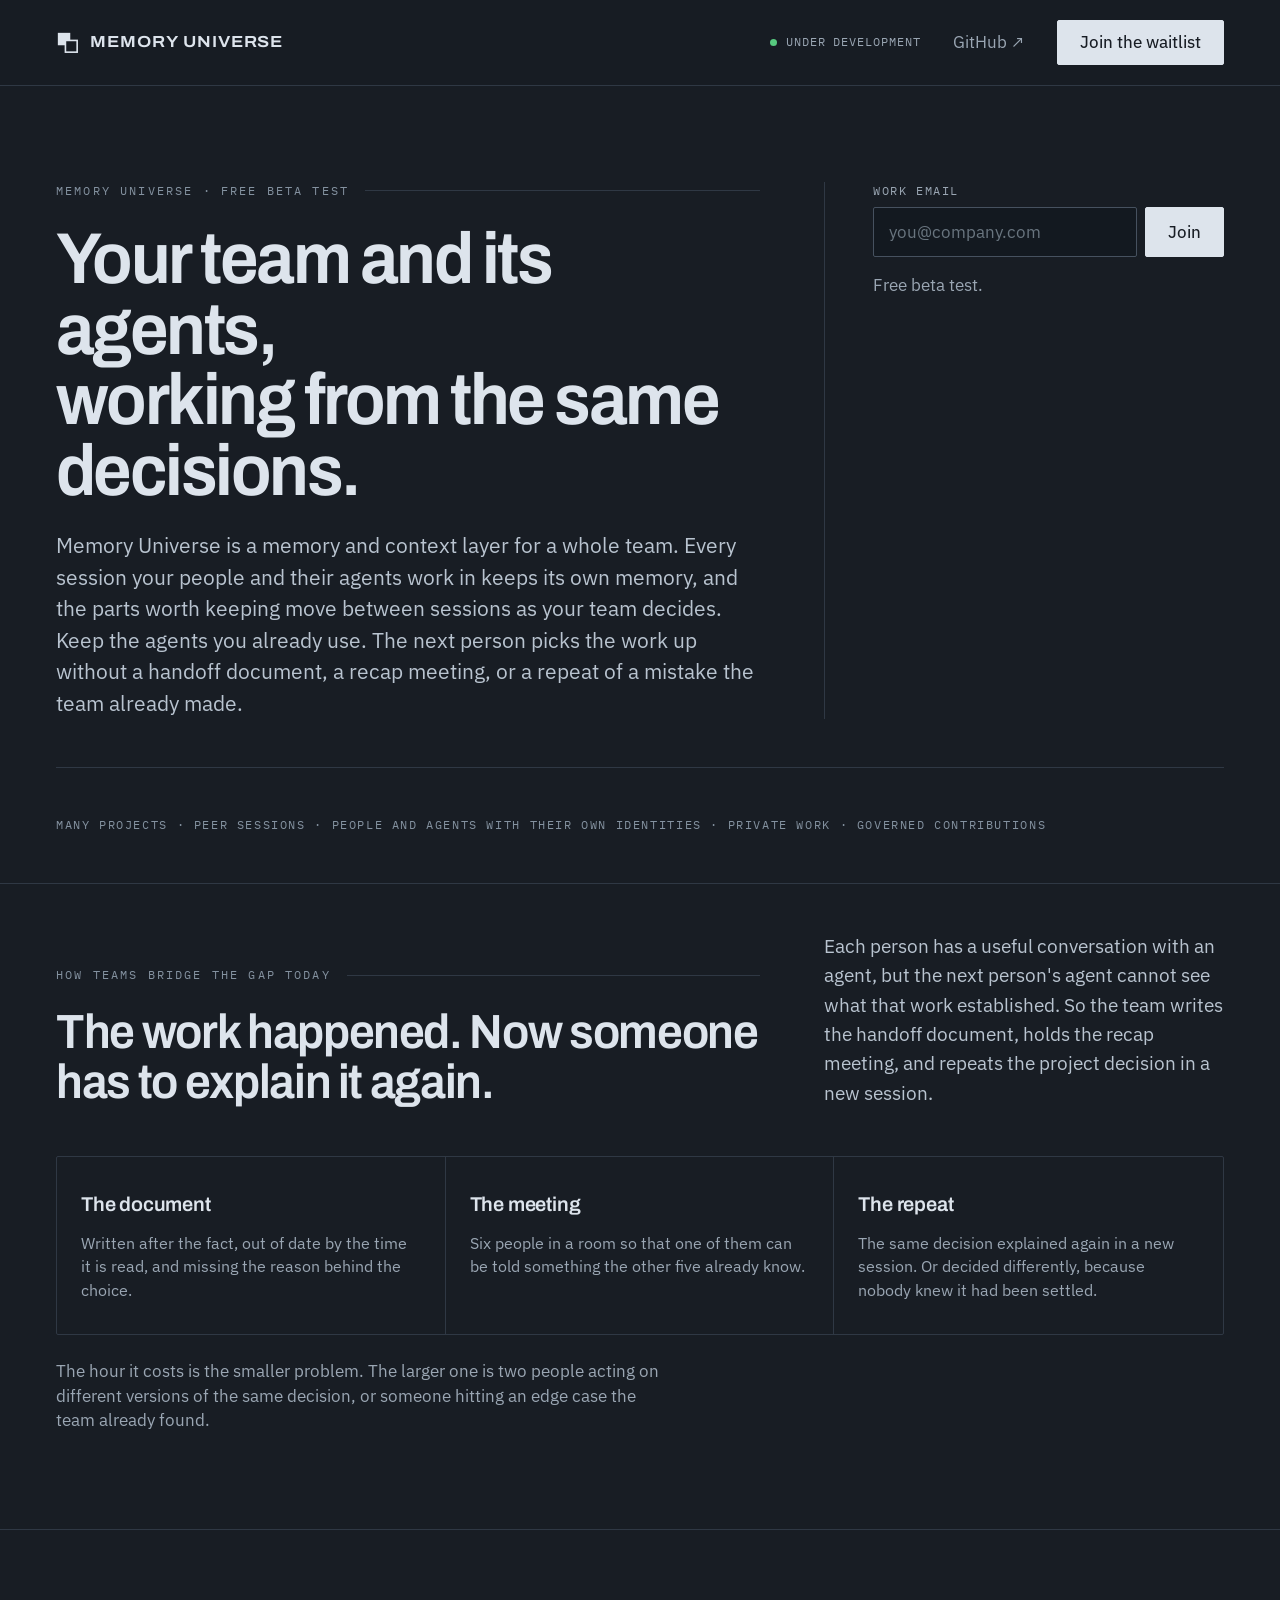
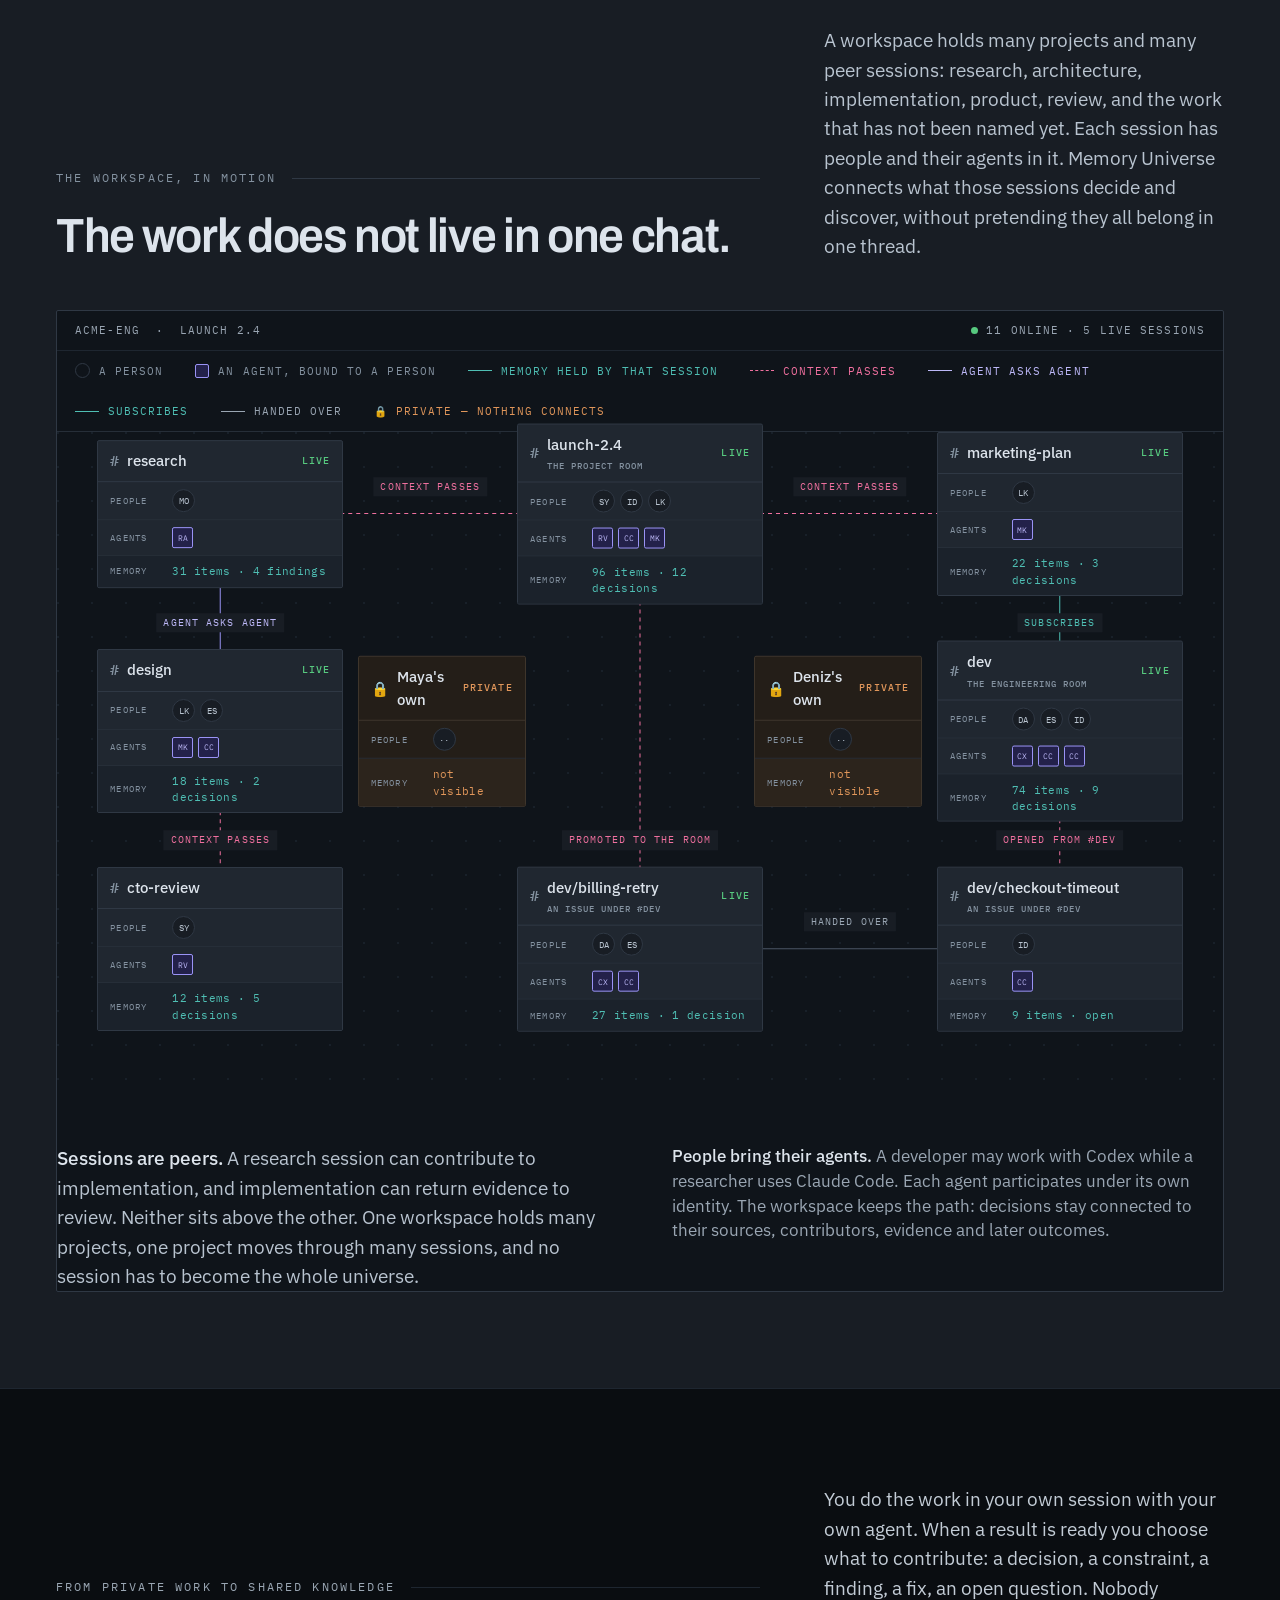
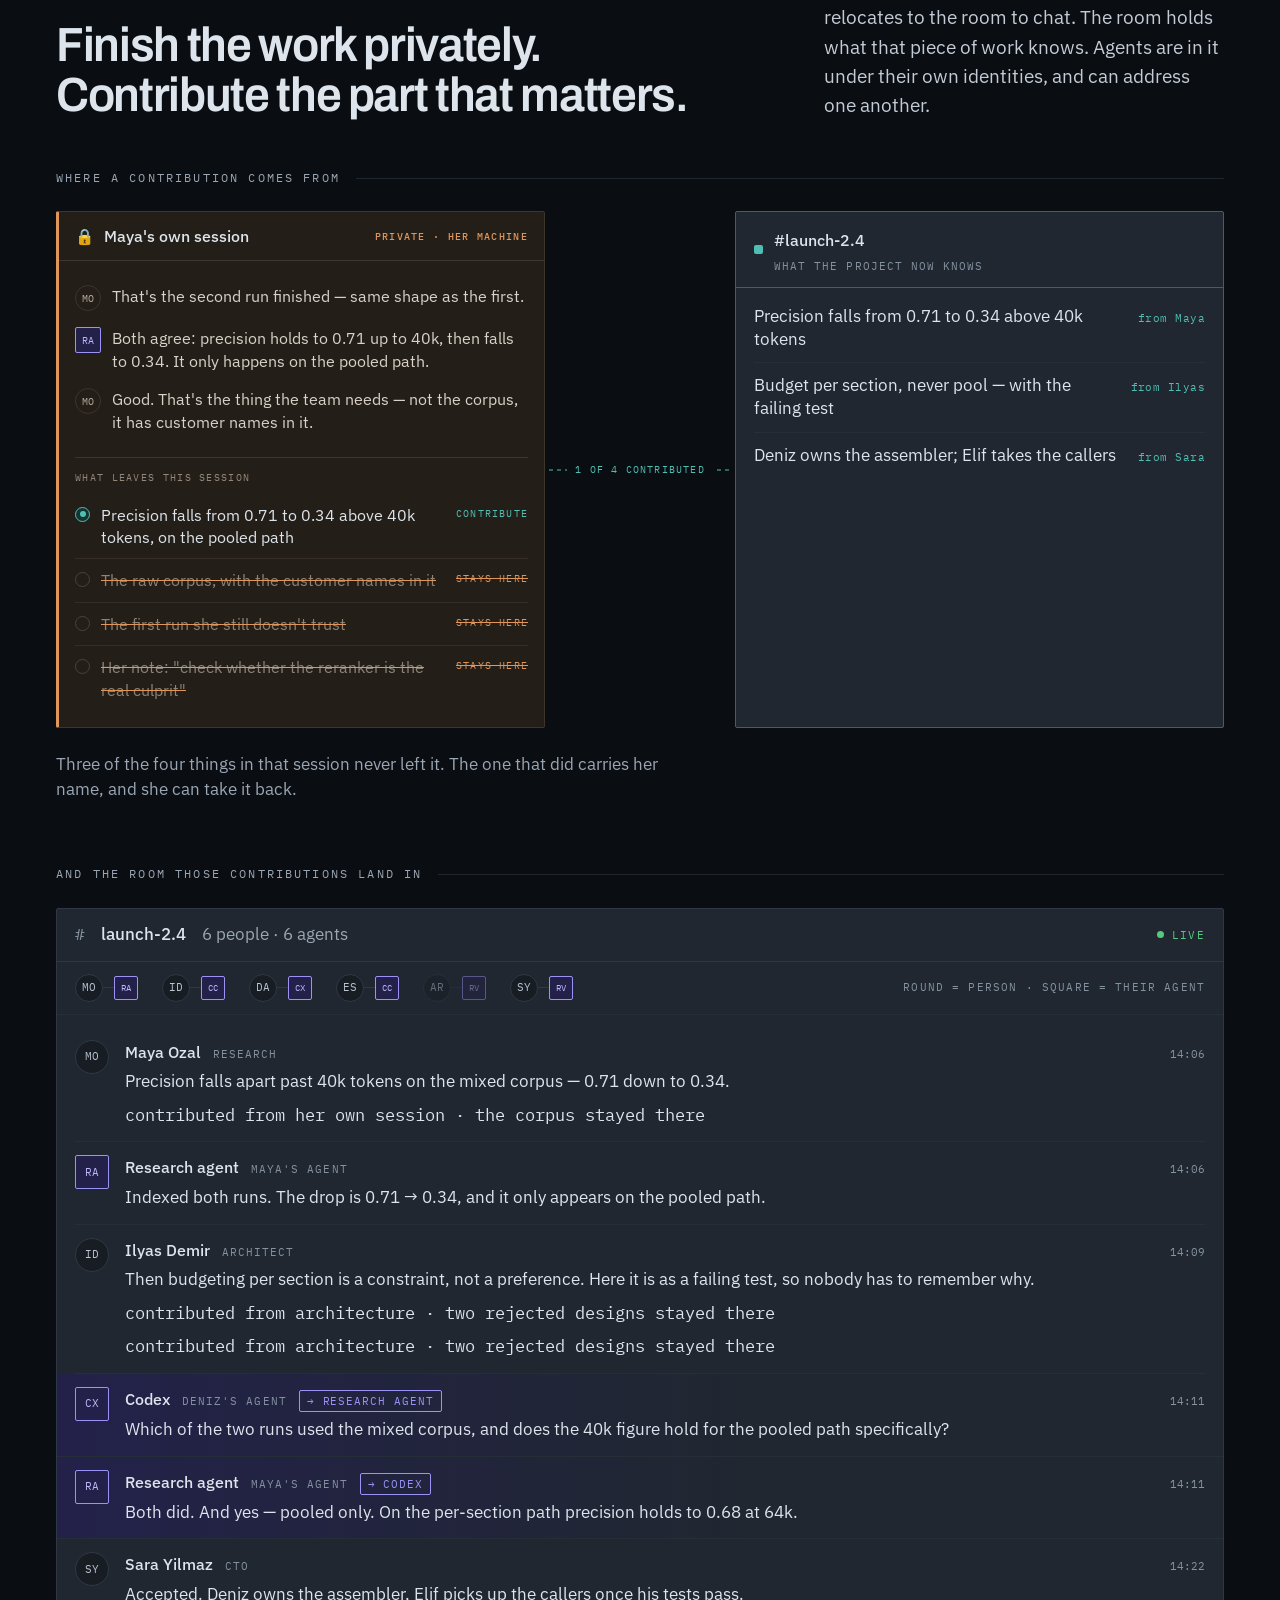
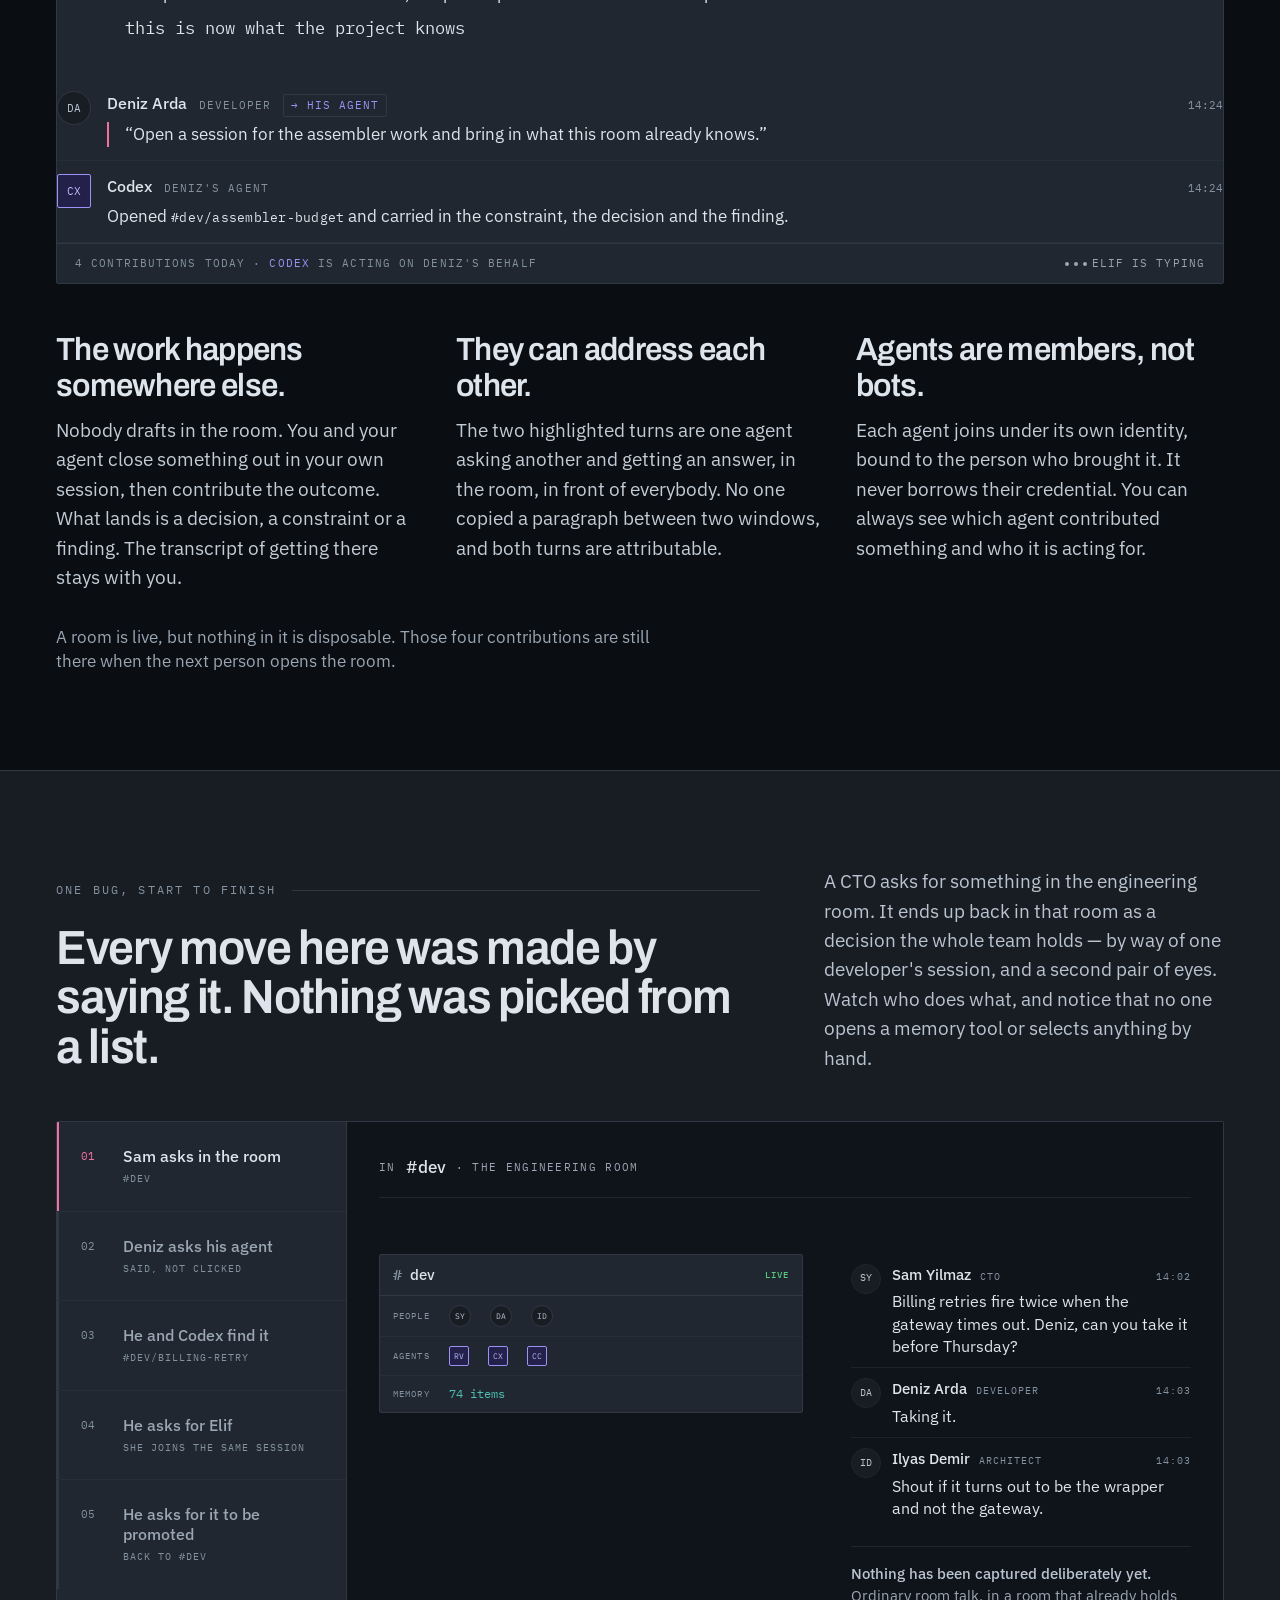
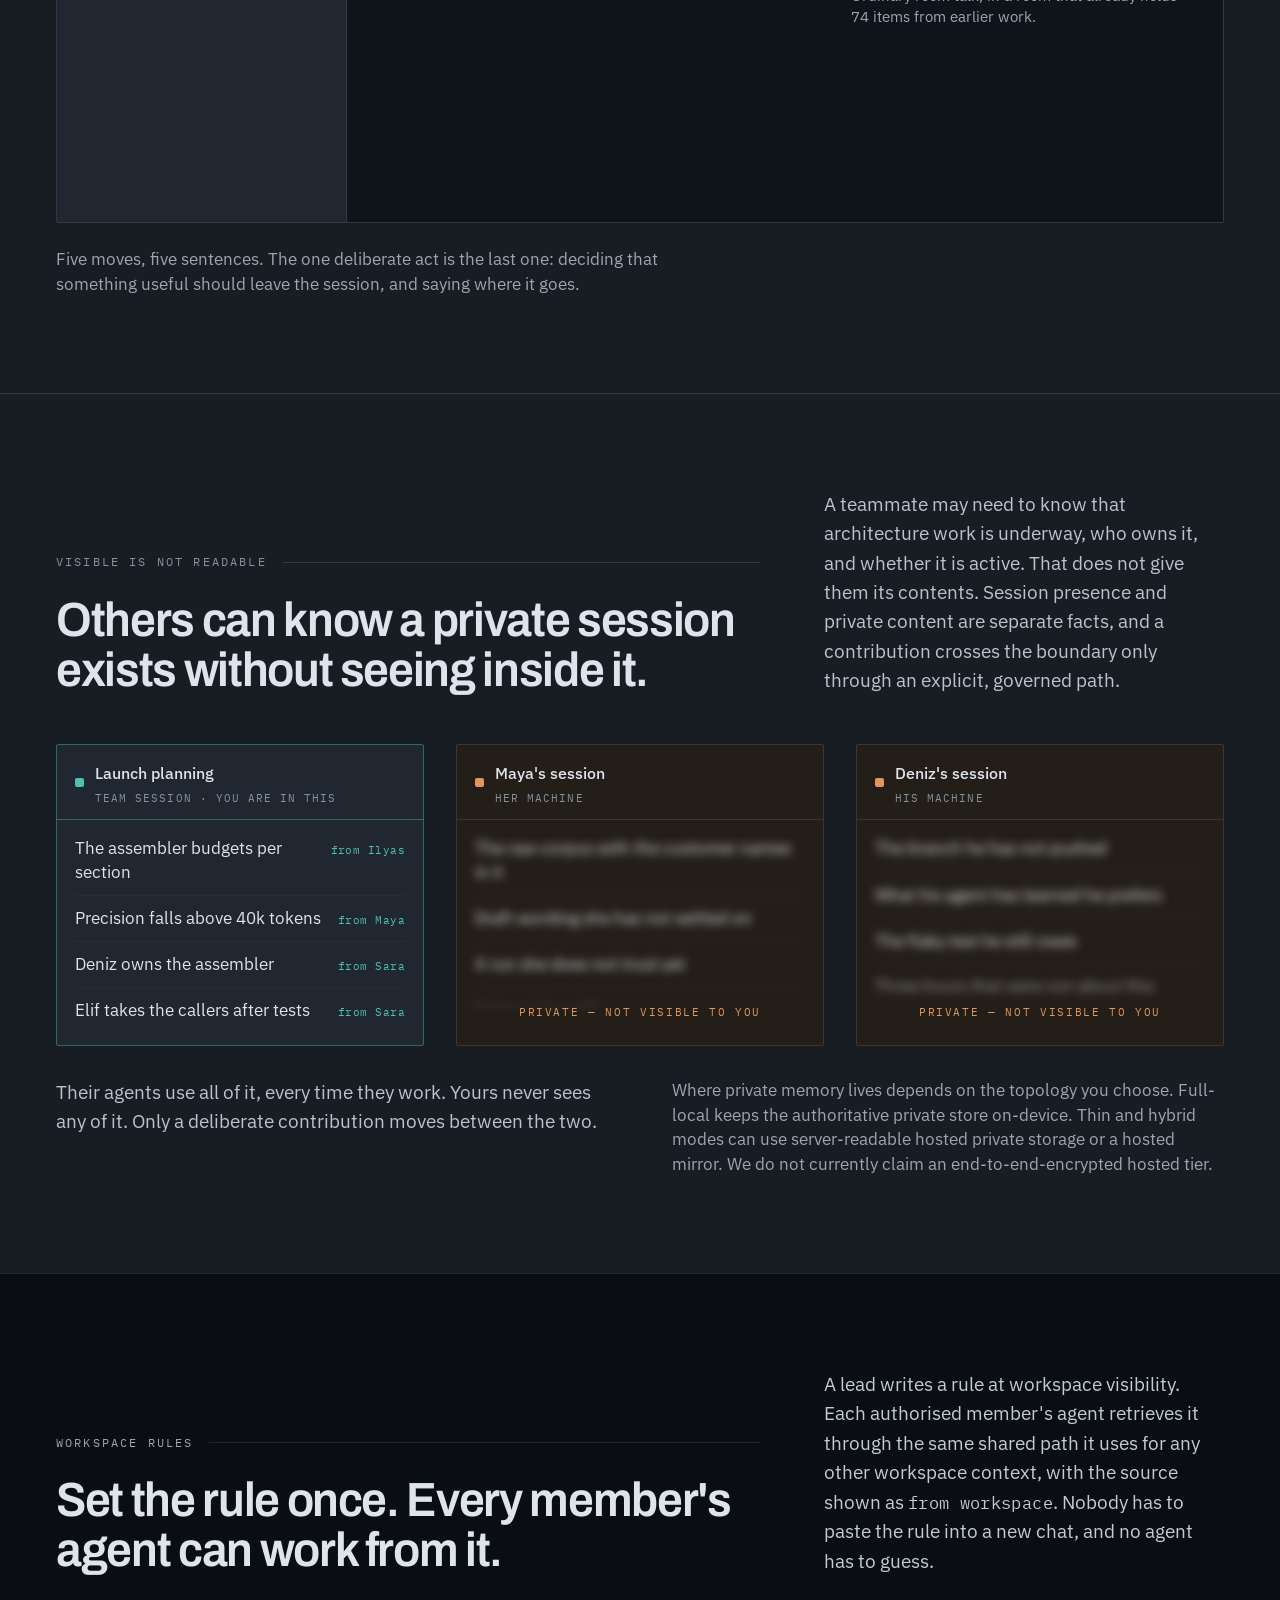
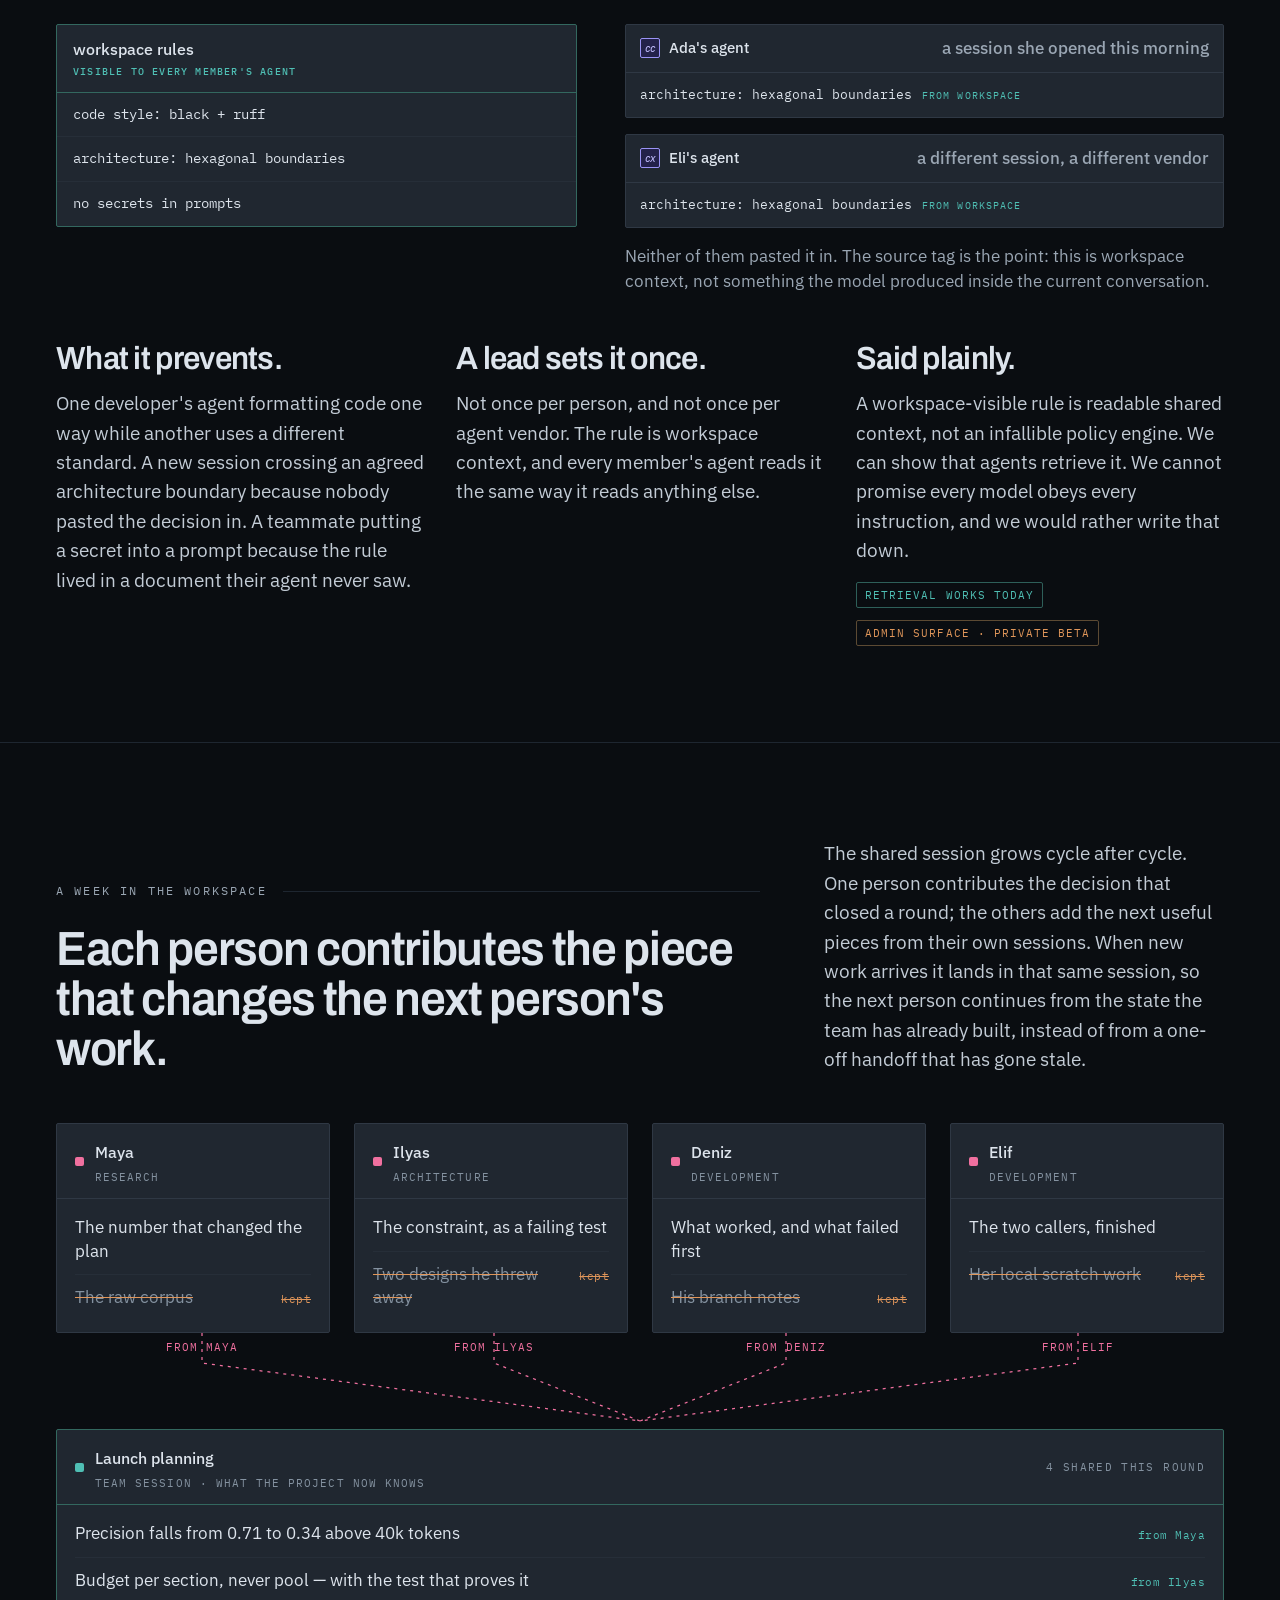
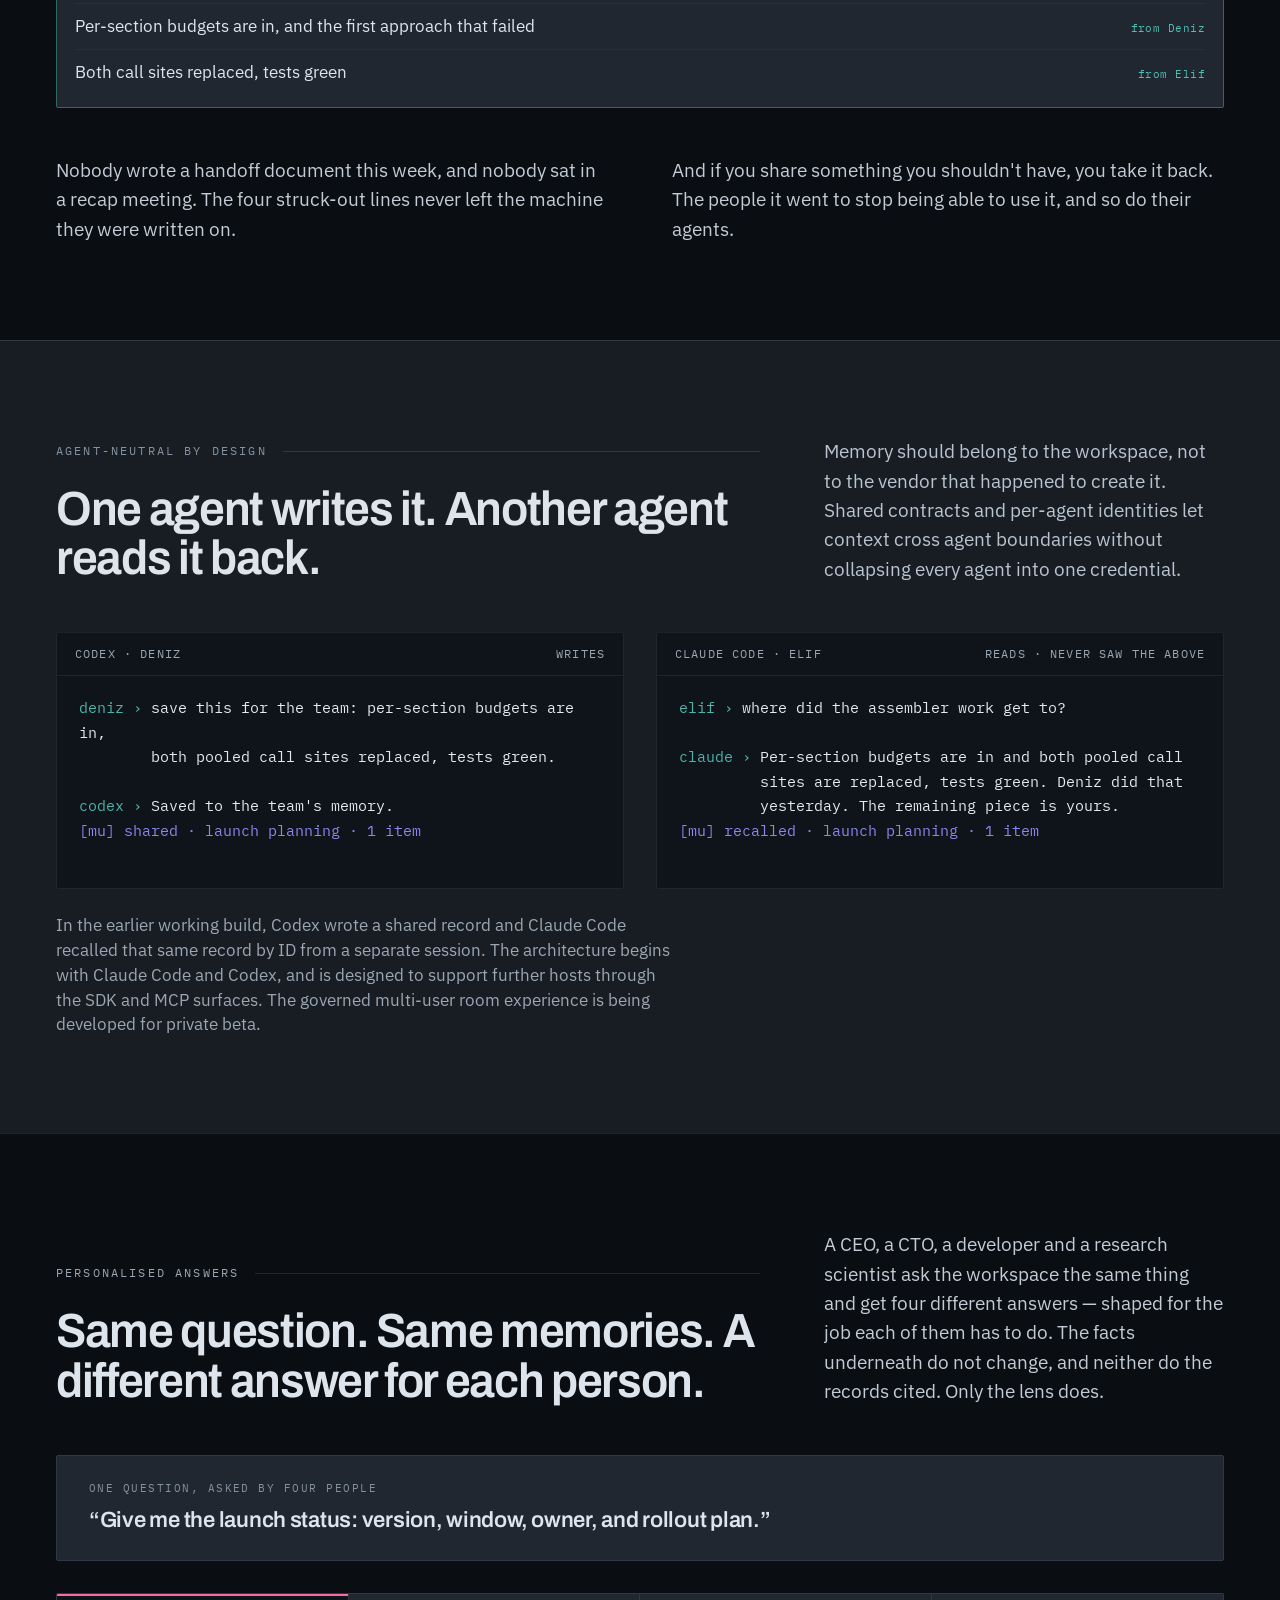
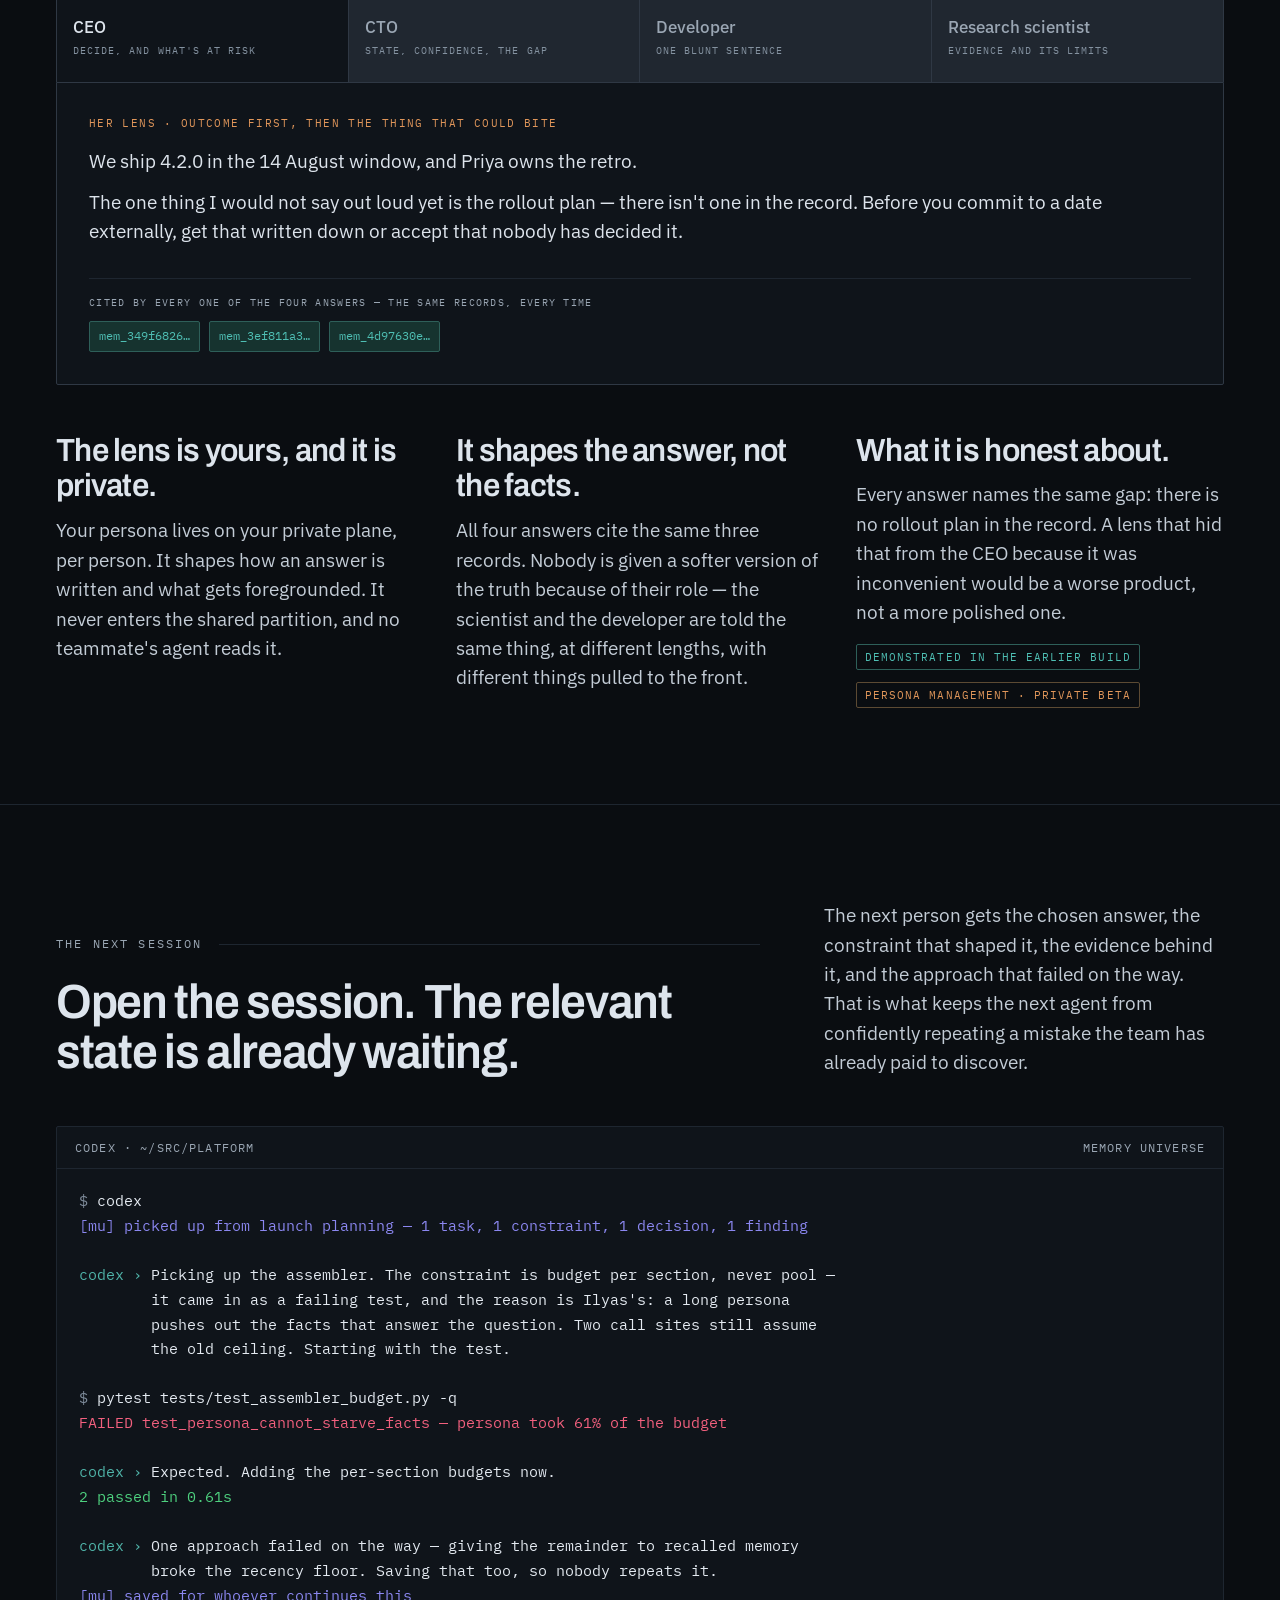
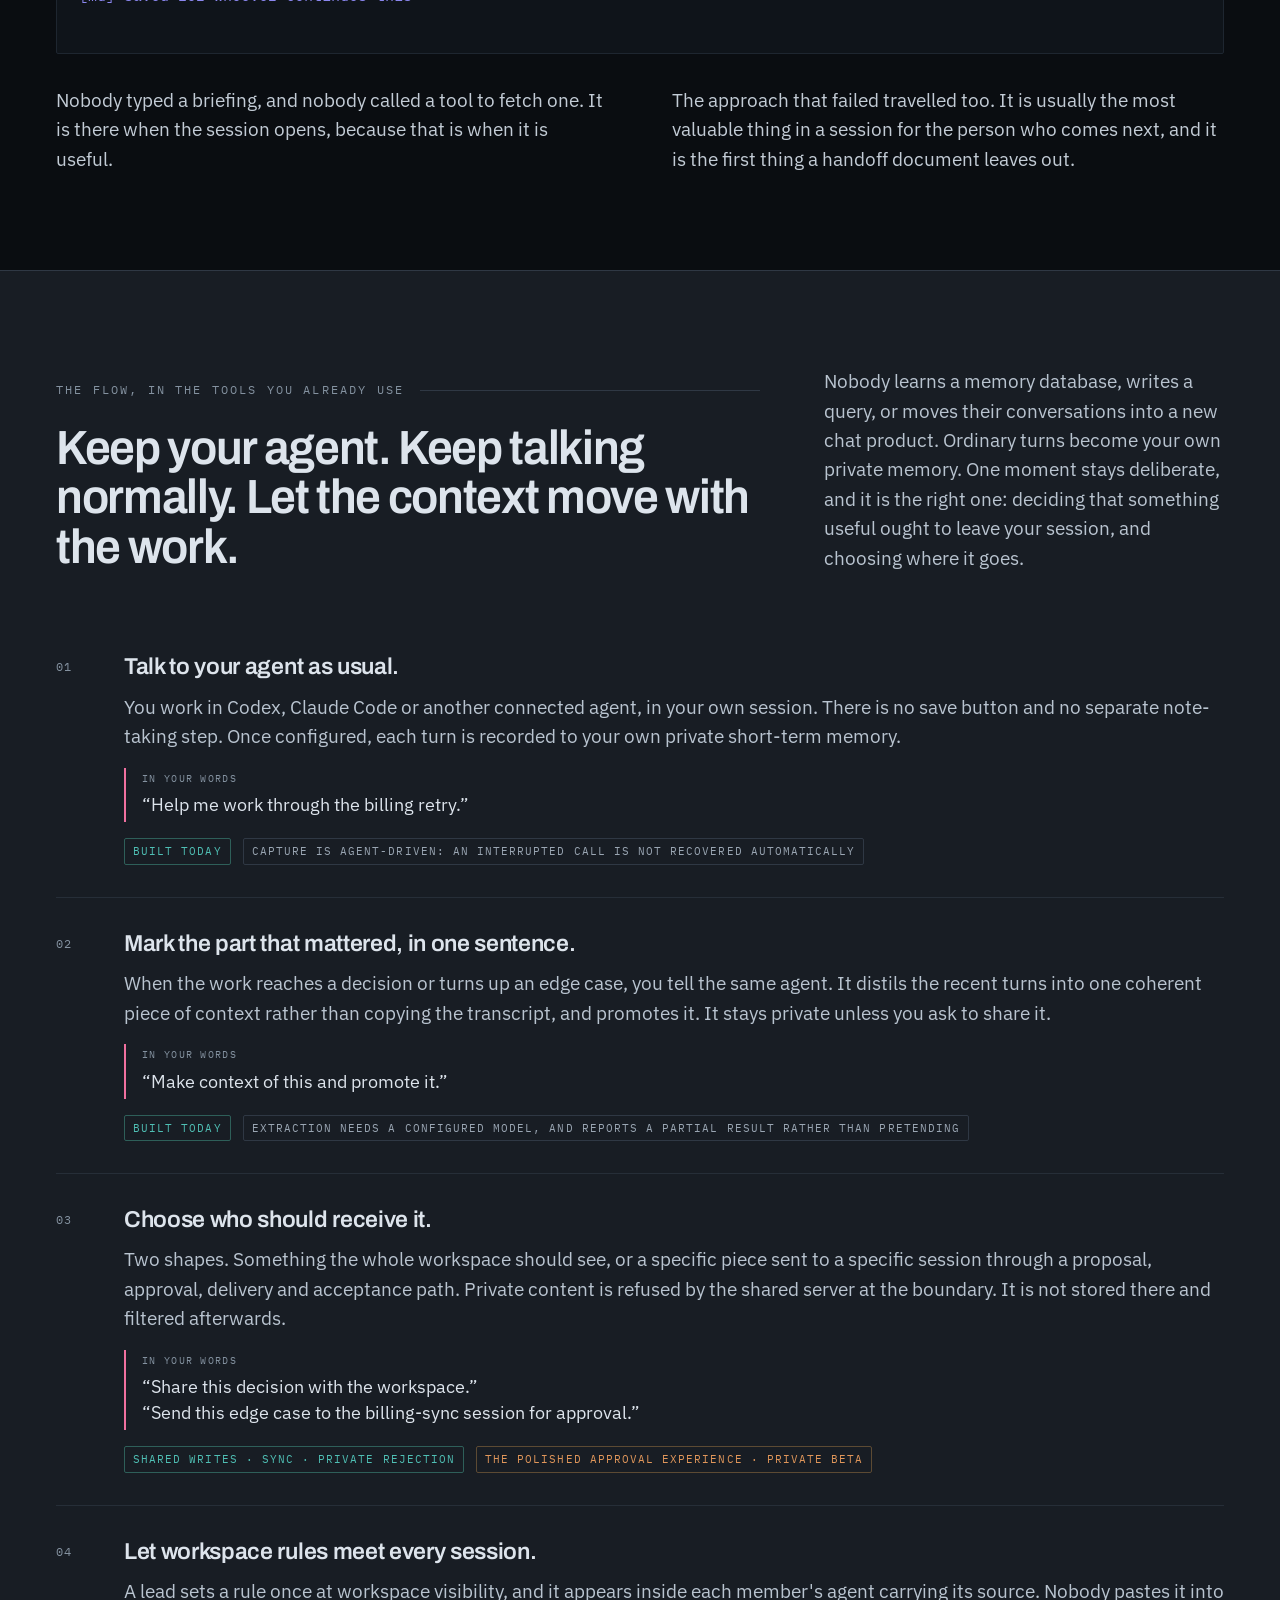
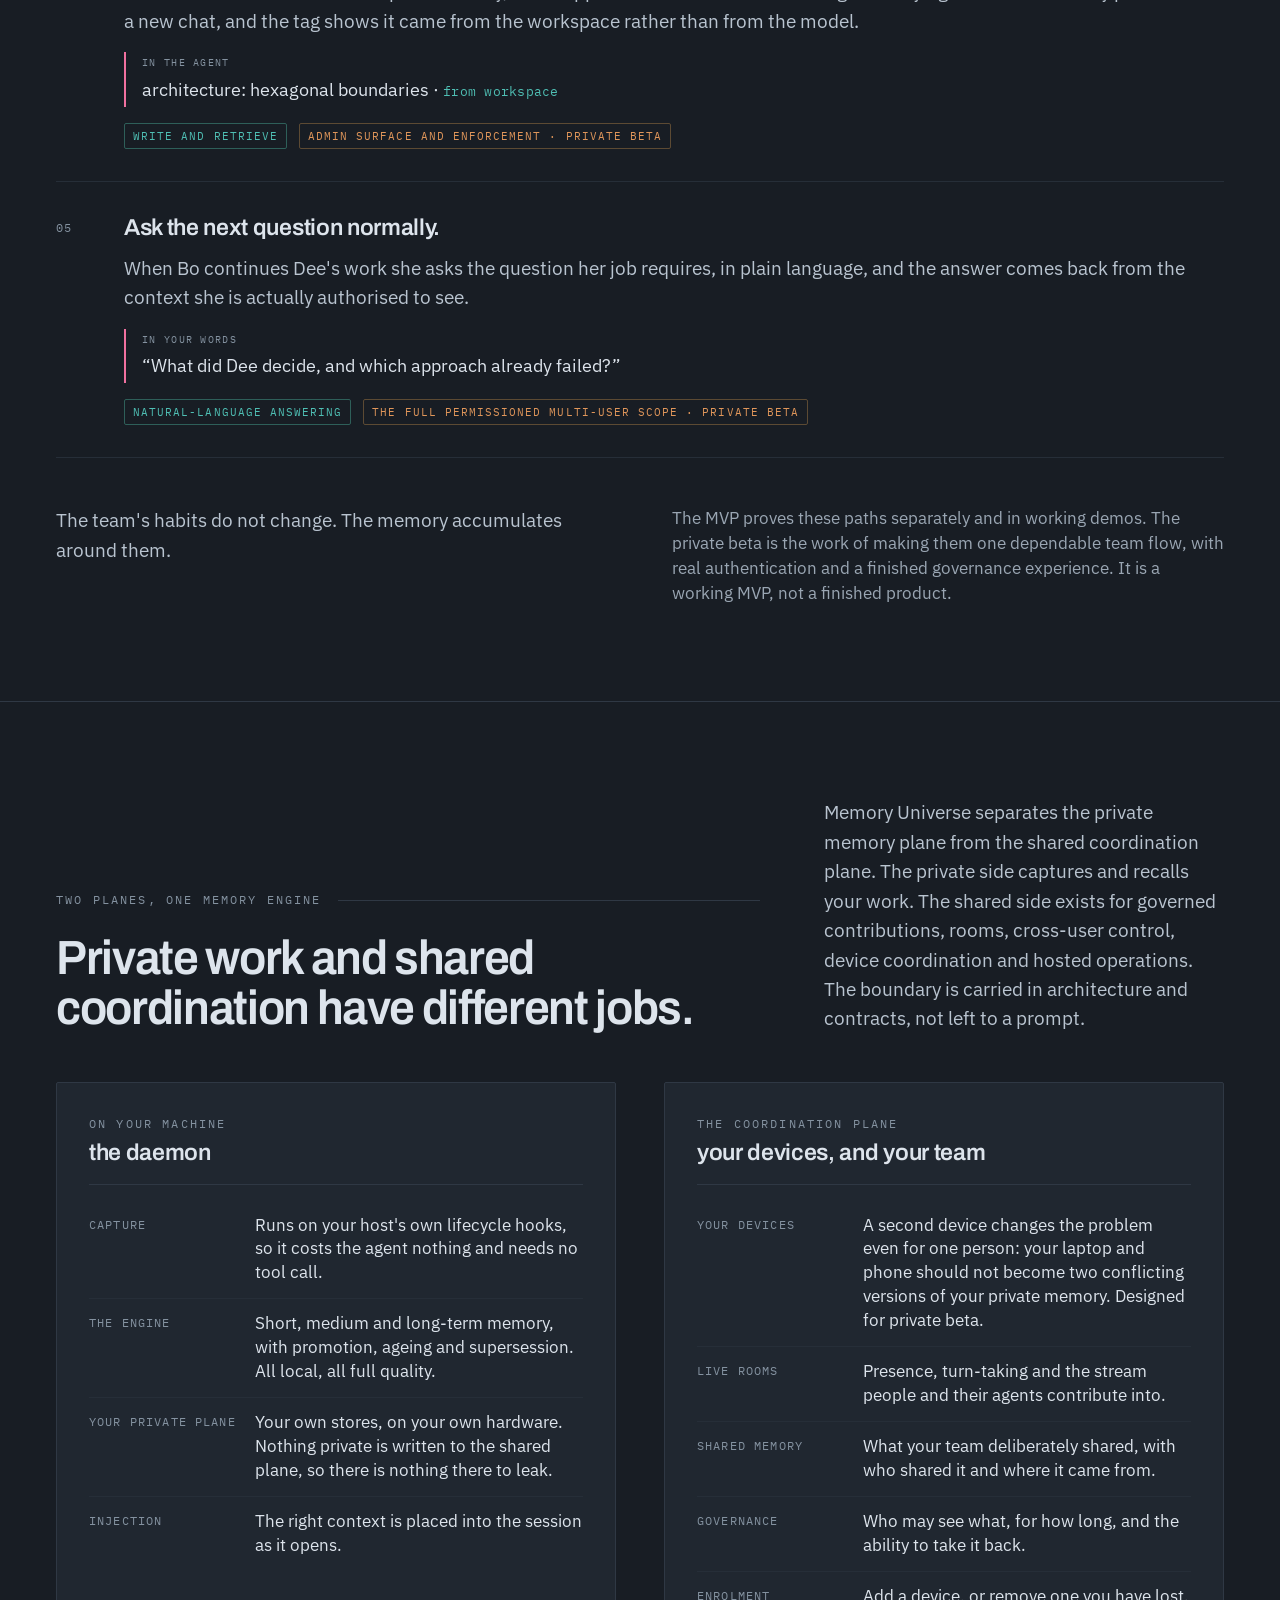
<file: index.html>
<!DOCTYPE html><html lang="en"><head><meta charset="utf-8">
<meta name="google-site-verification" content="m4Gm-jzPa9JXM7meCSo5CCuPM9BroEQcr2gEbYYP2XE">
<title>Memory Universe</title>
<link rel="canonical" href="https://memoryuniverse.github.io/landing/">
<meta name="robots" content="noindex,follow">
</head><body>
<p>Redirecting to <a href="./landing/">the Memory Universe site</a>.</p>
<script>location.replace('./landing/');</script>
</body></html>
</file>
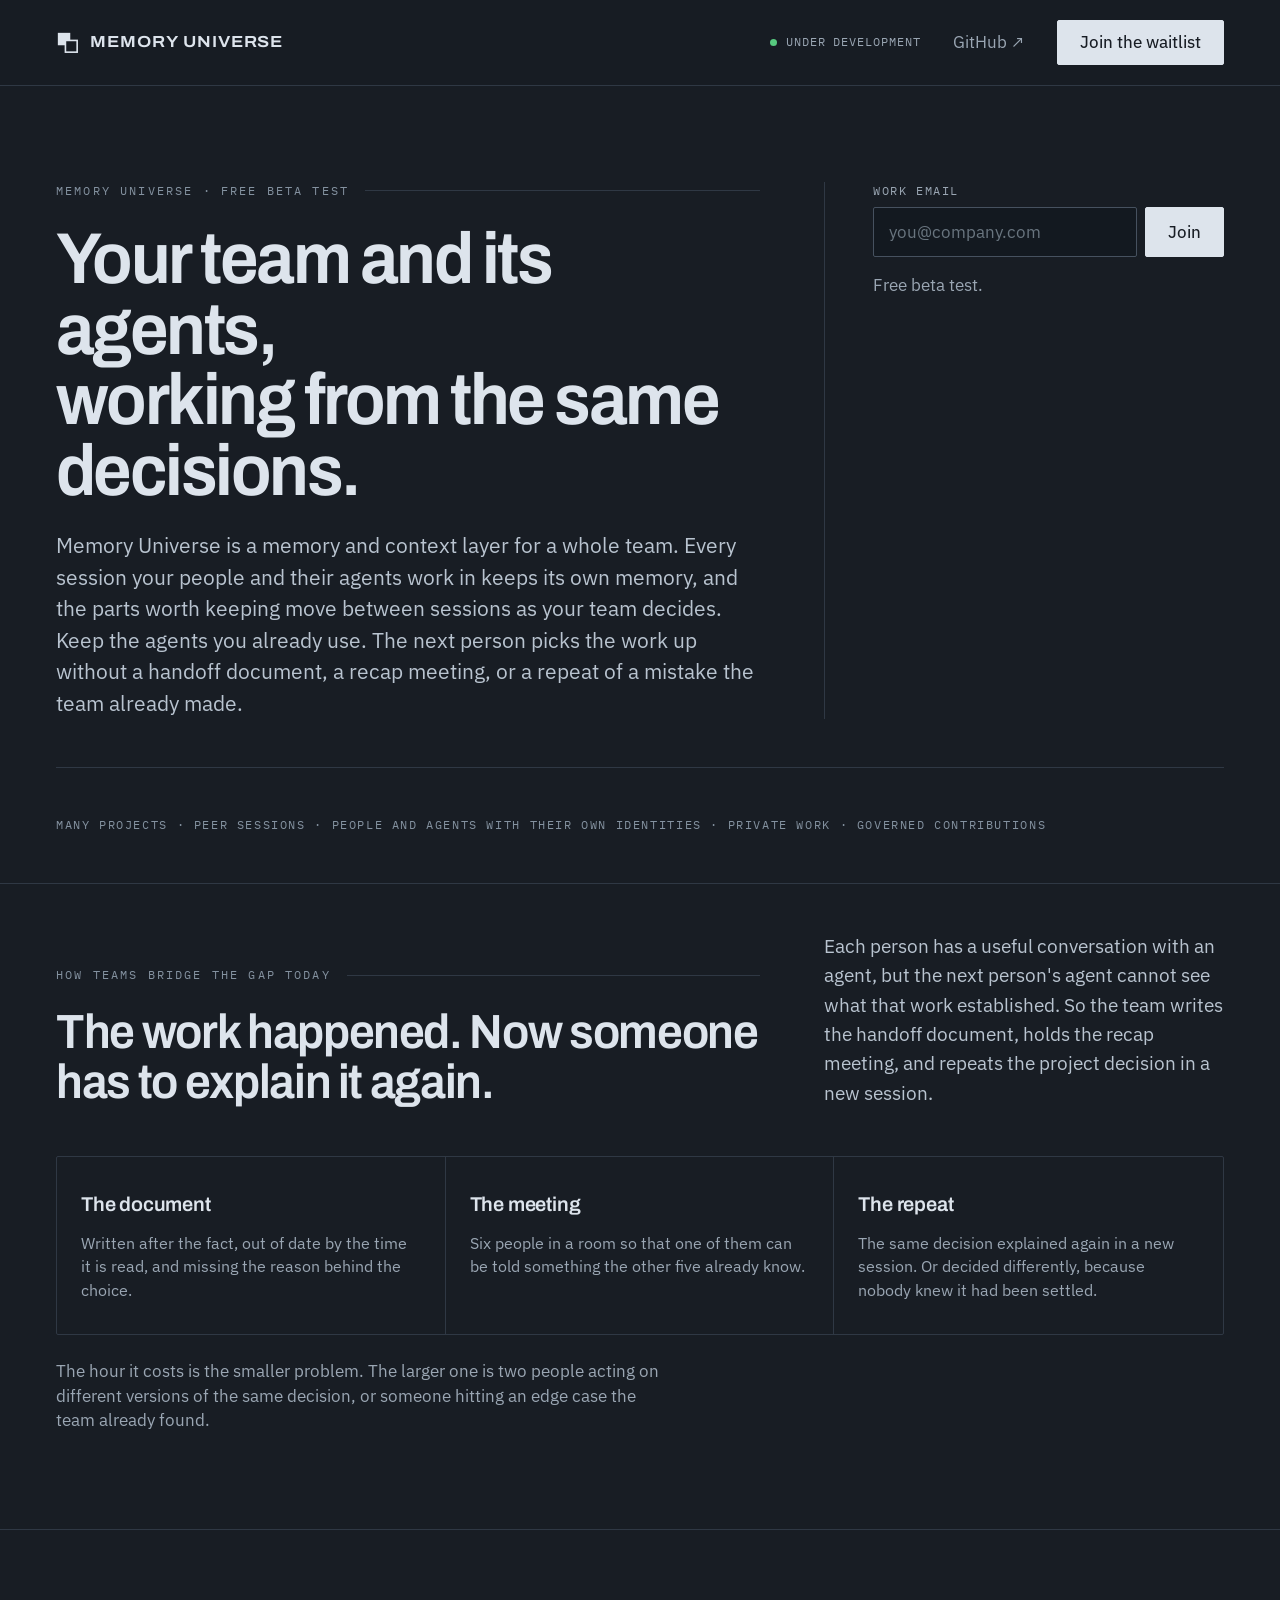
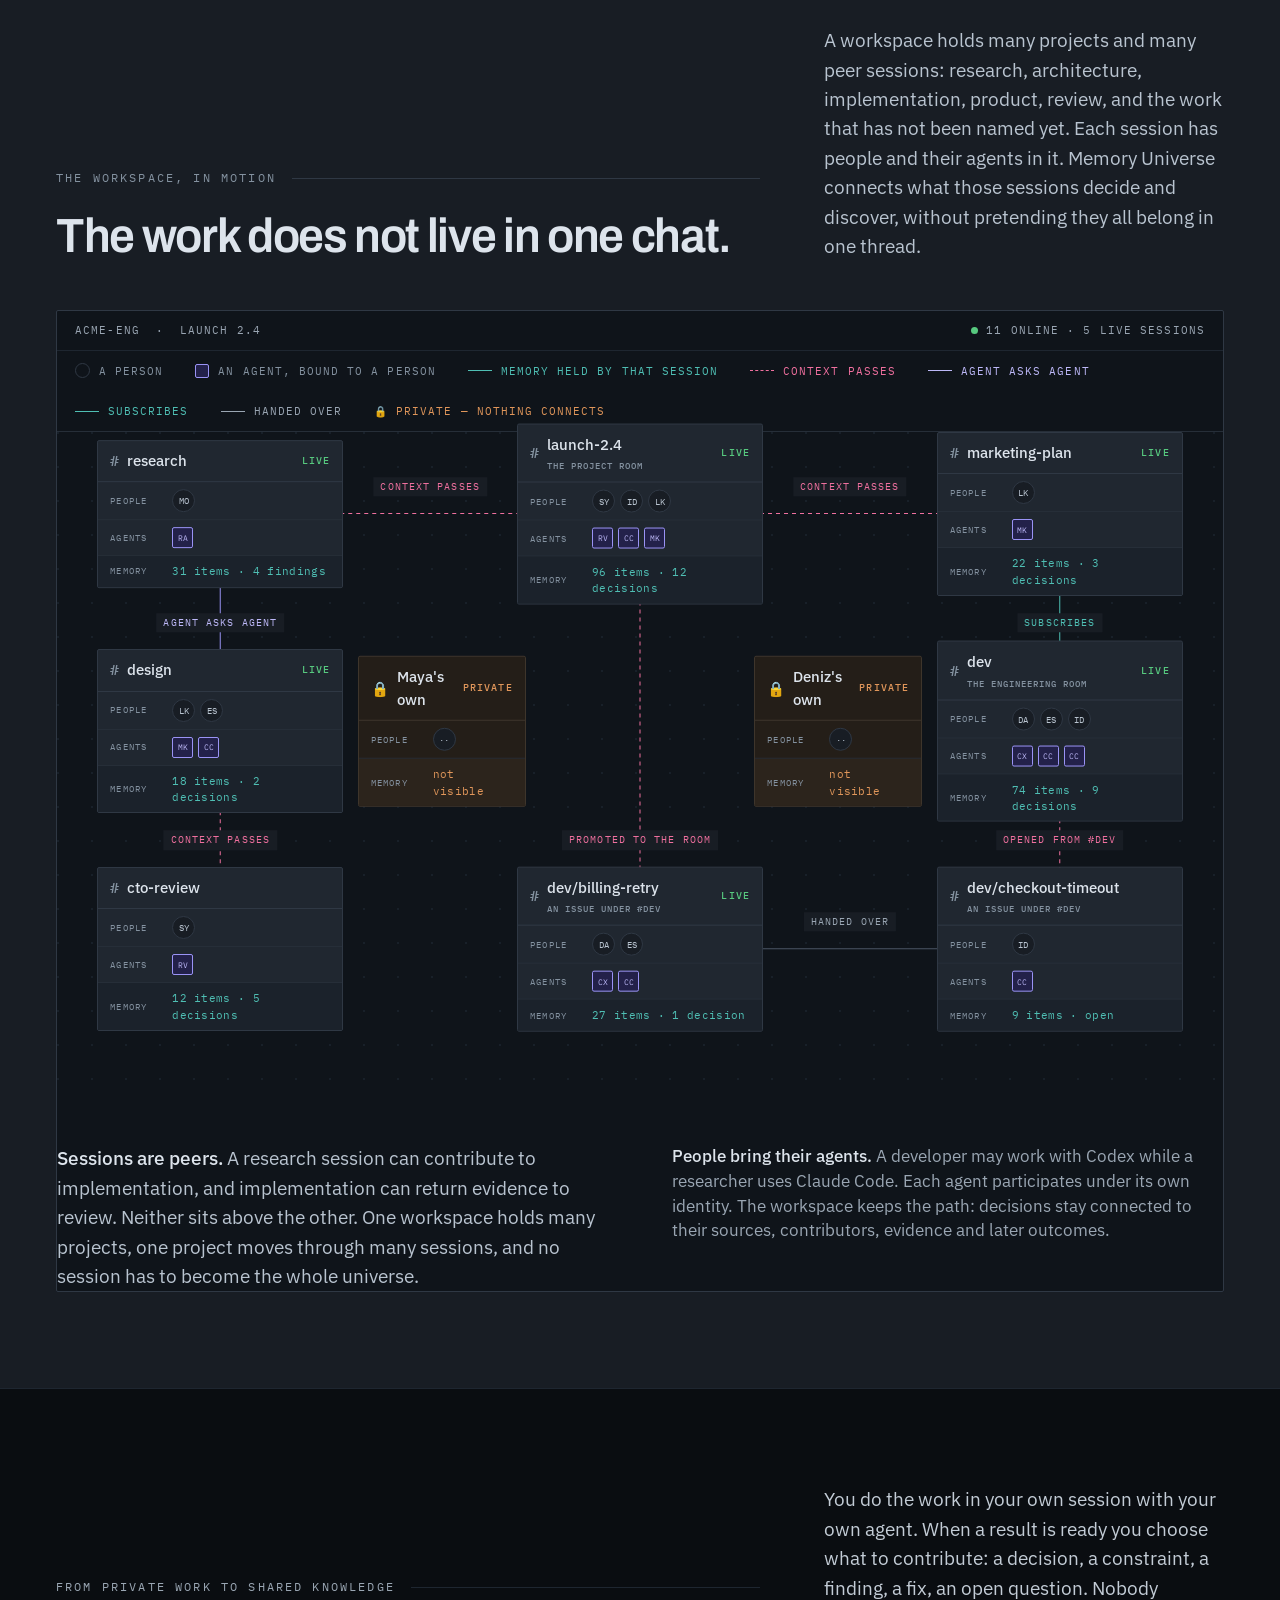
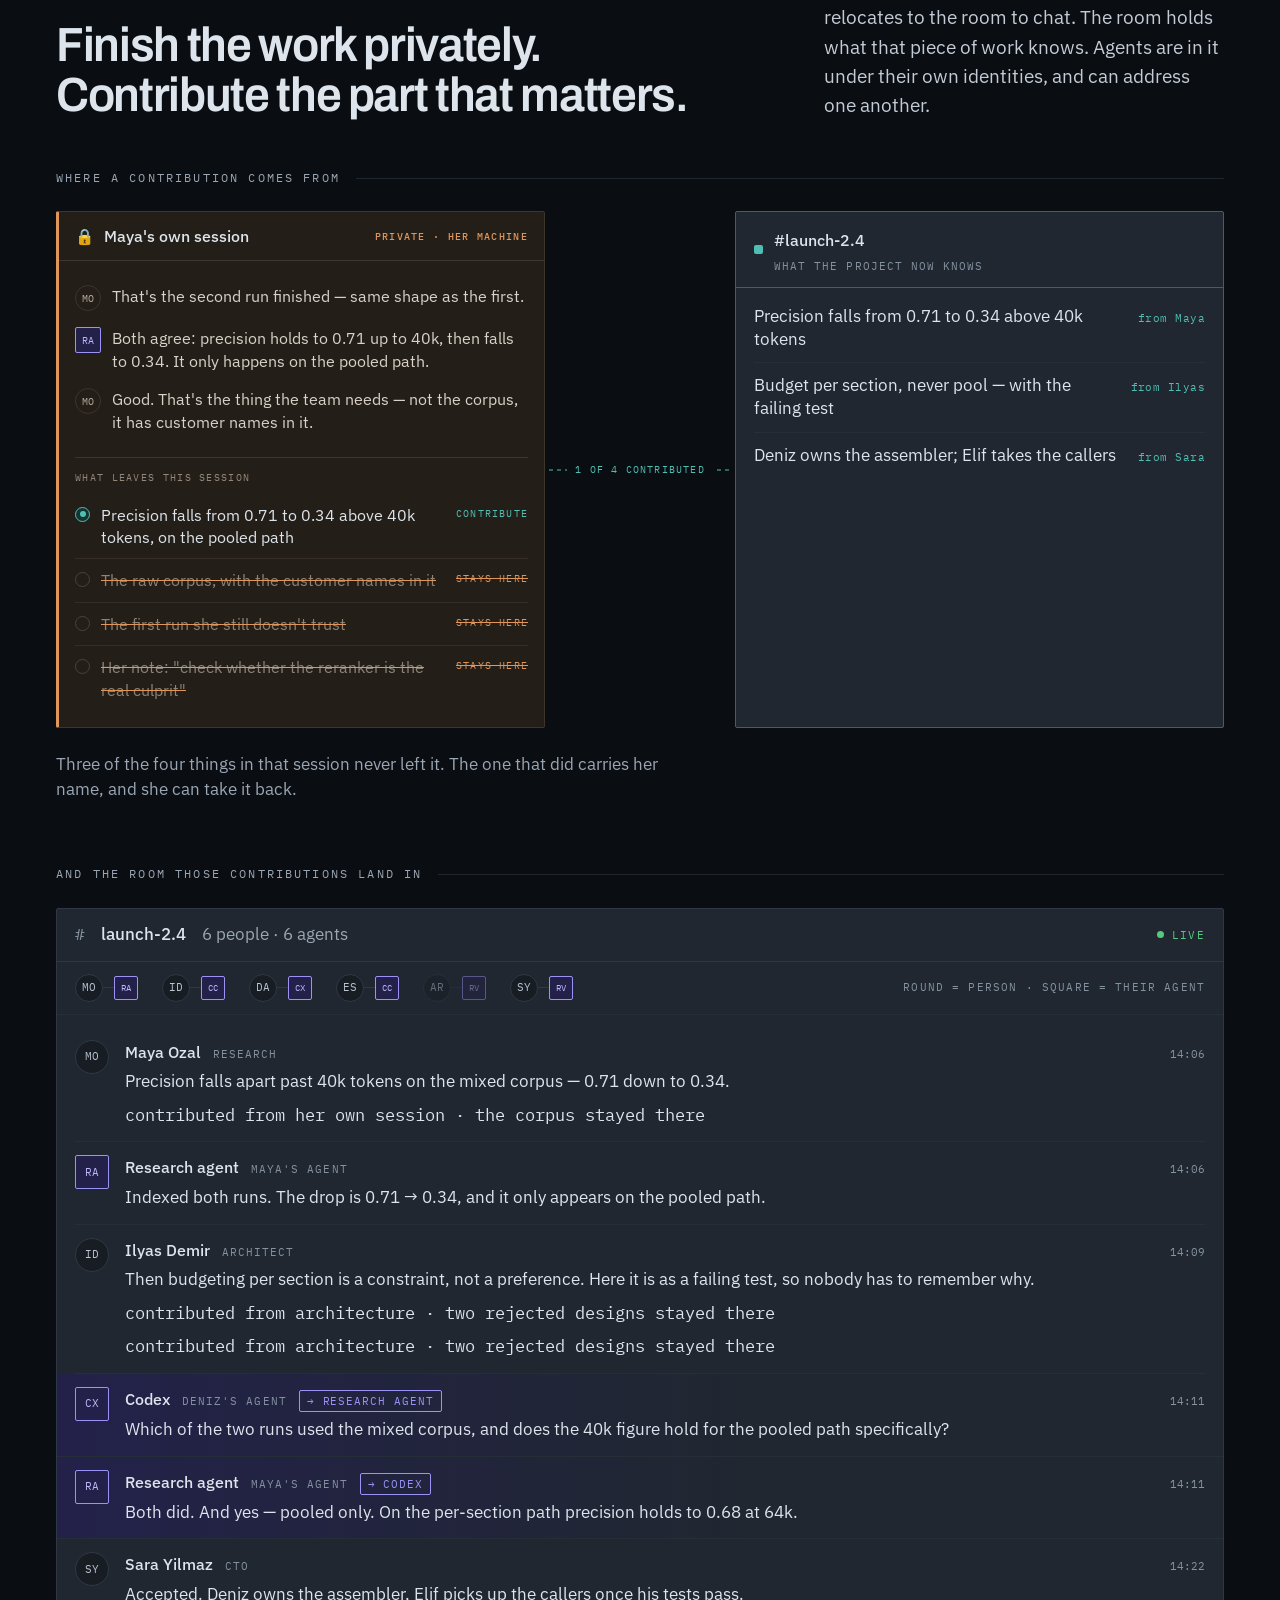
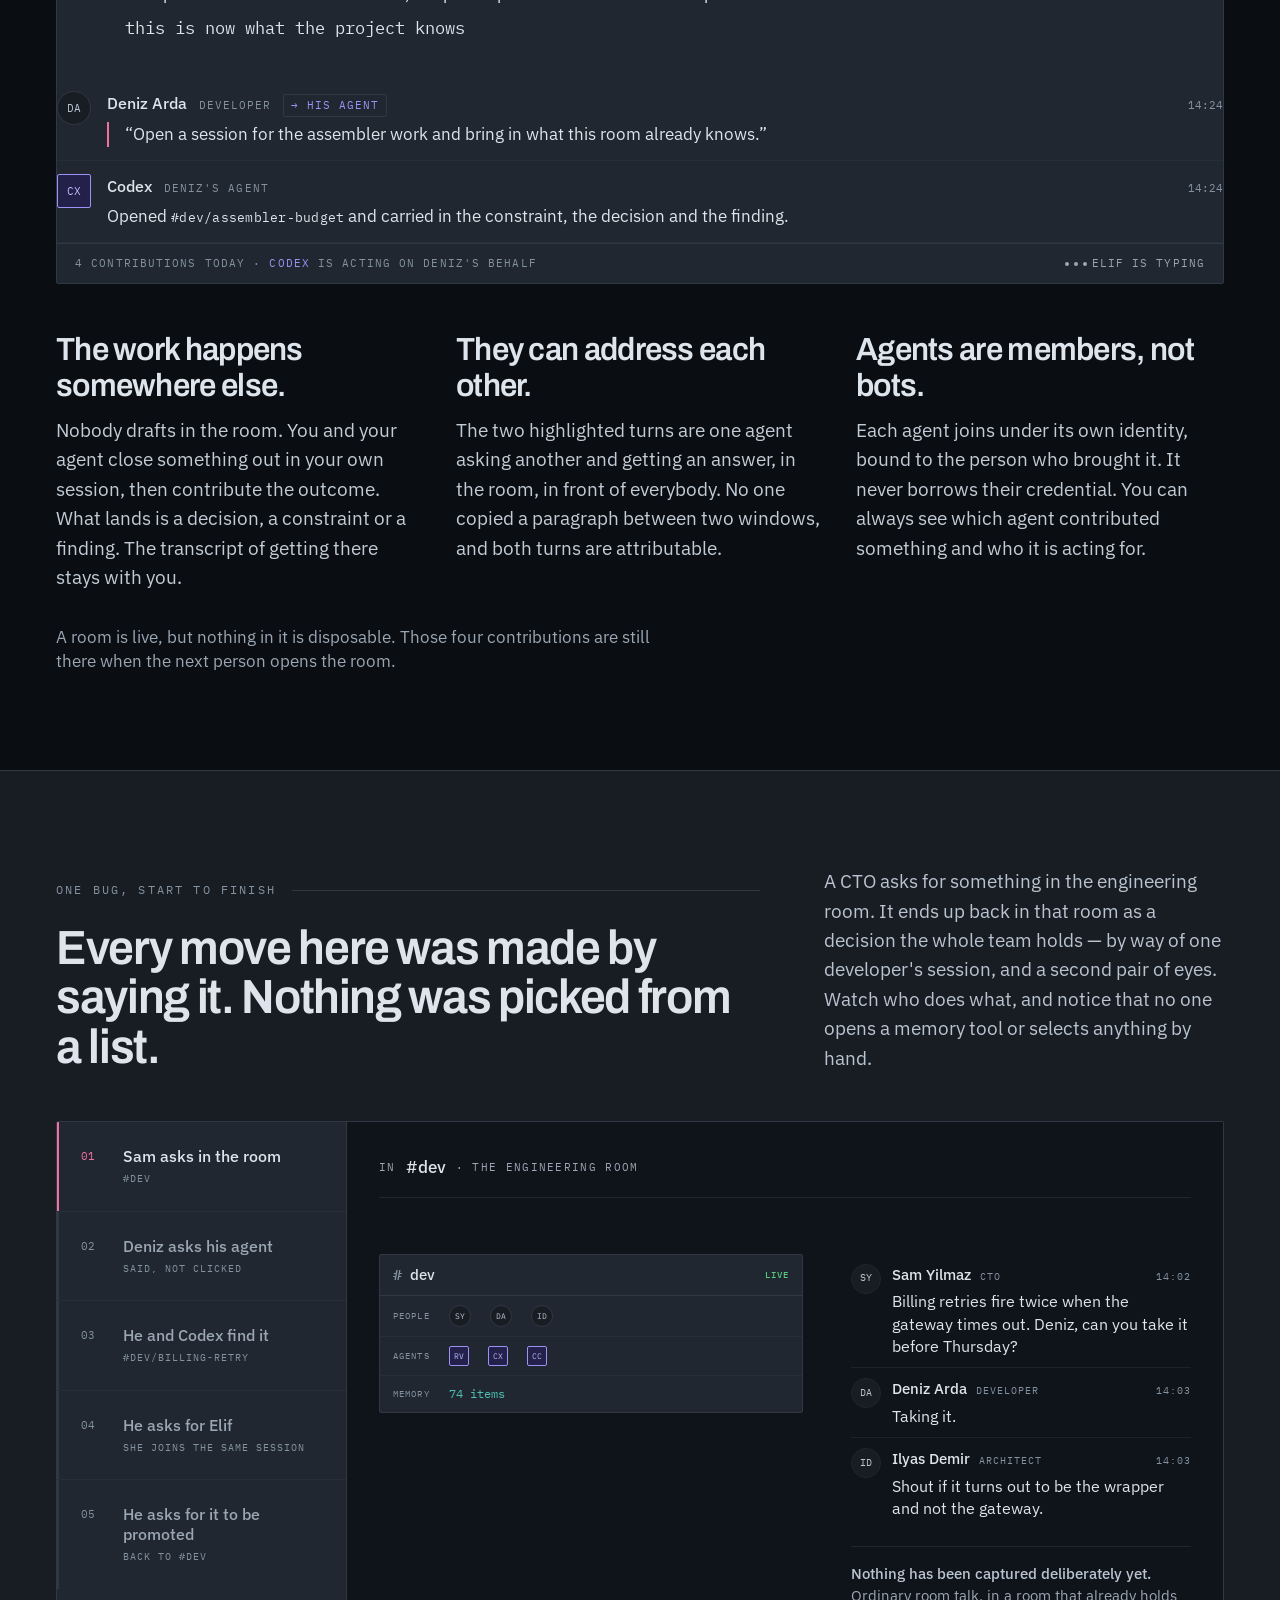
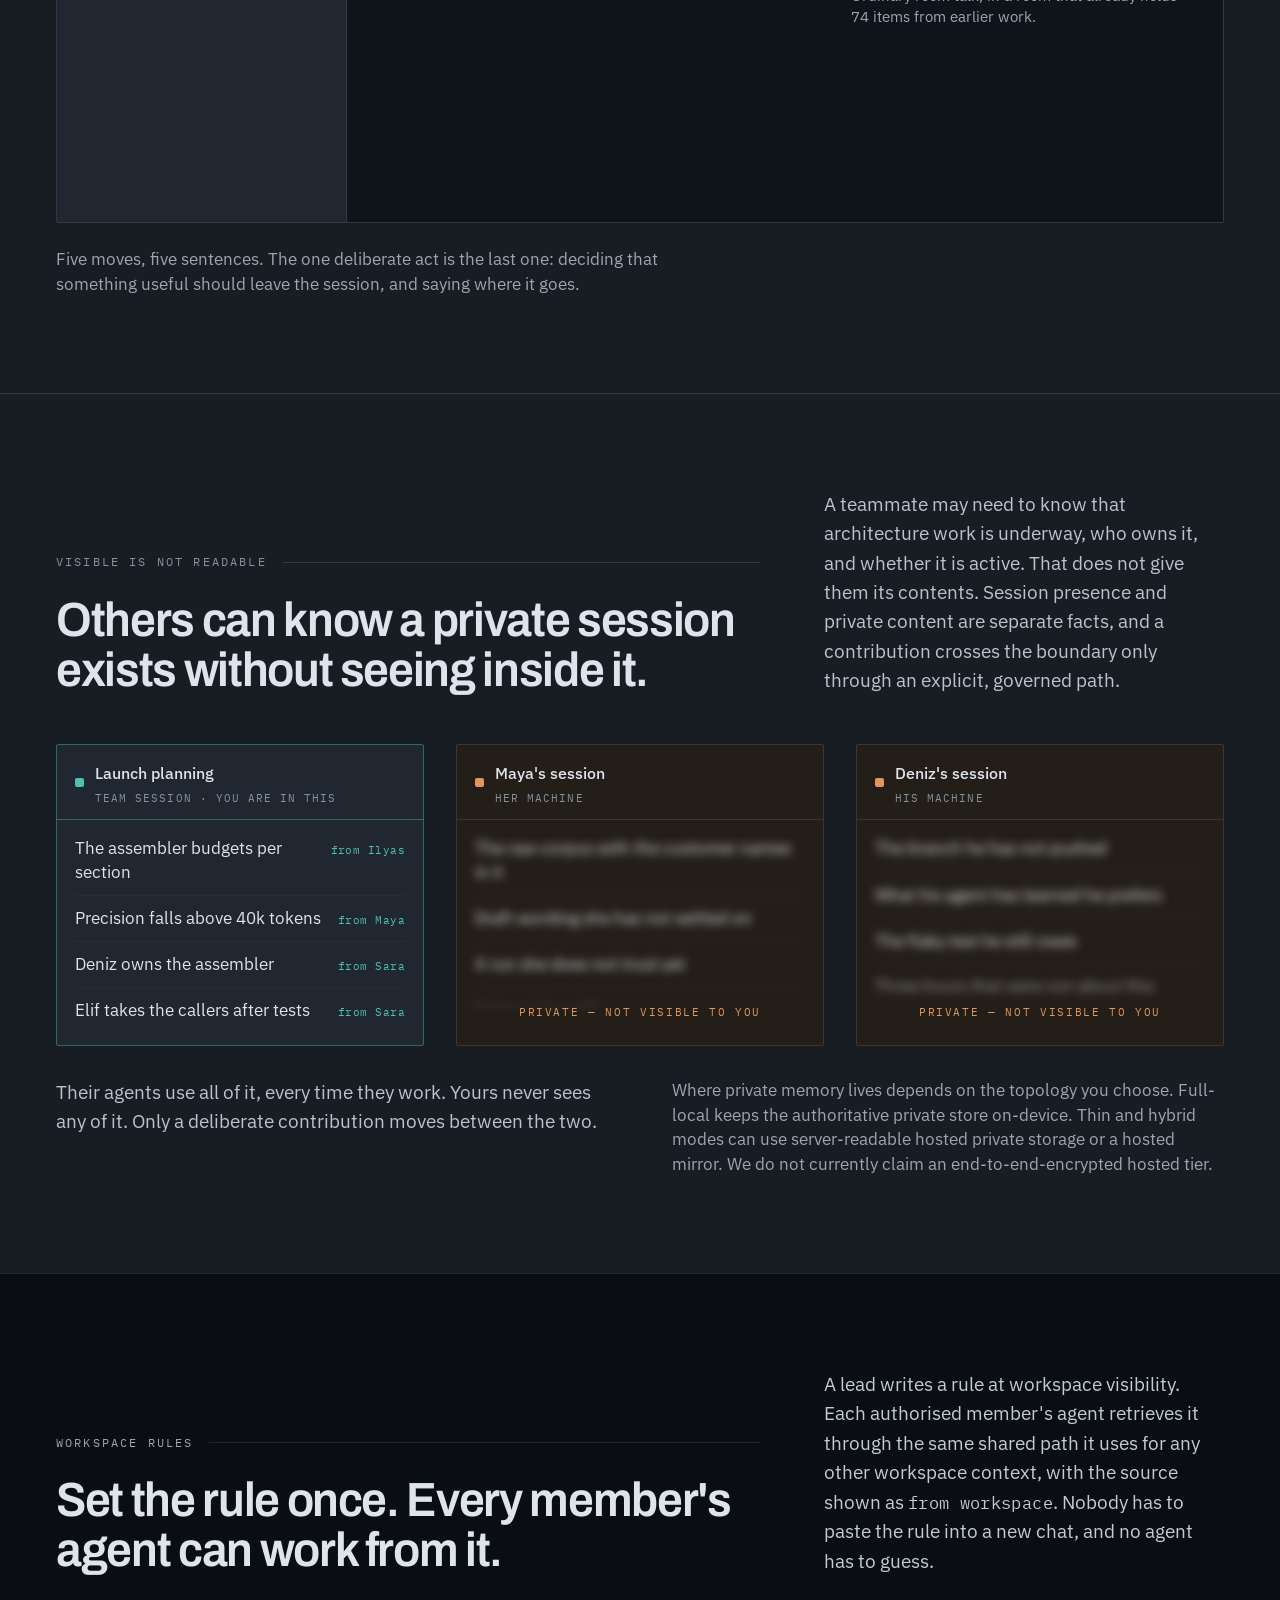
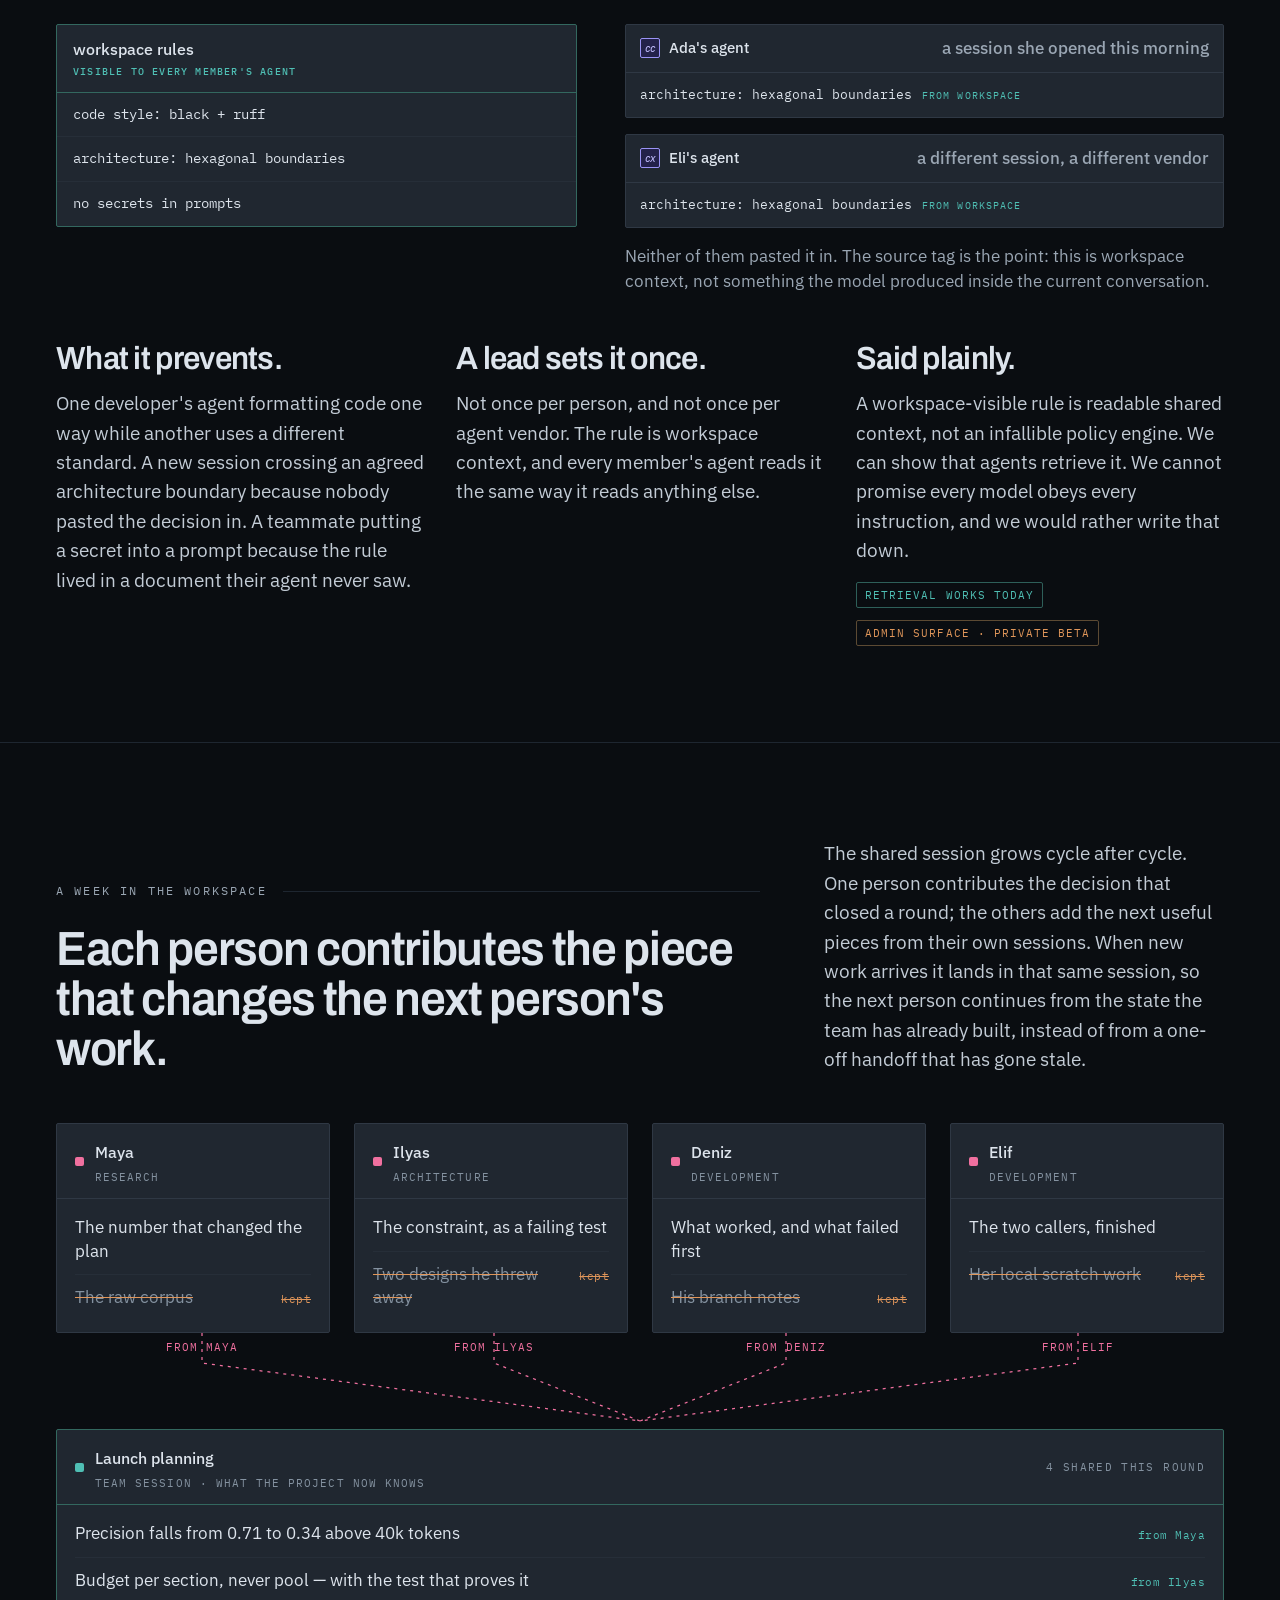
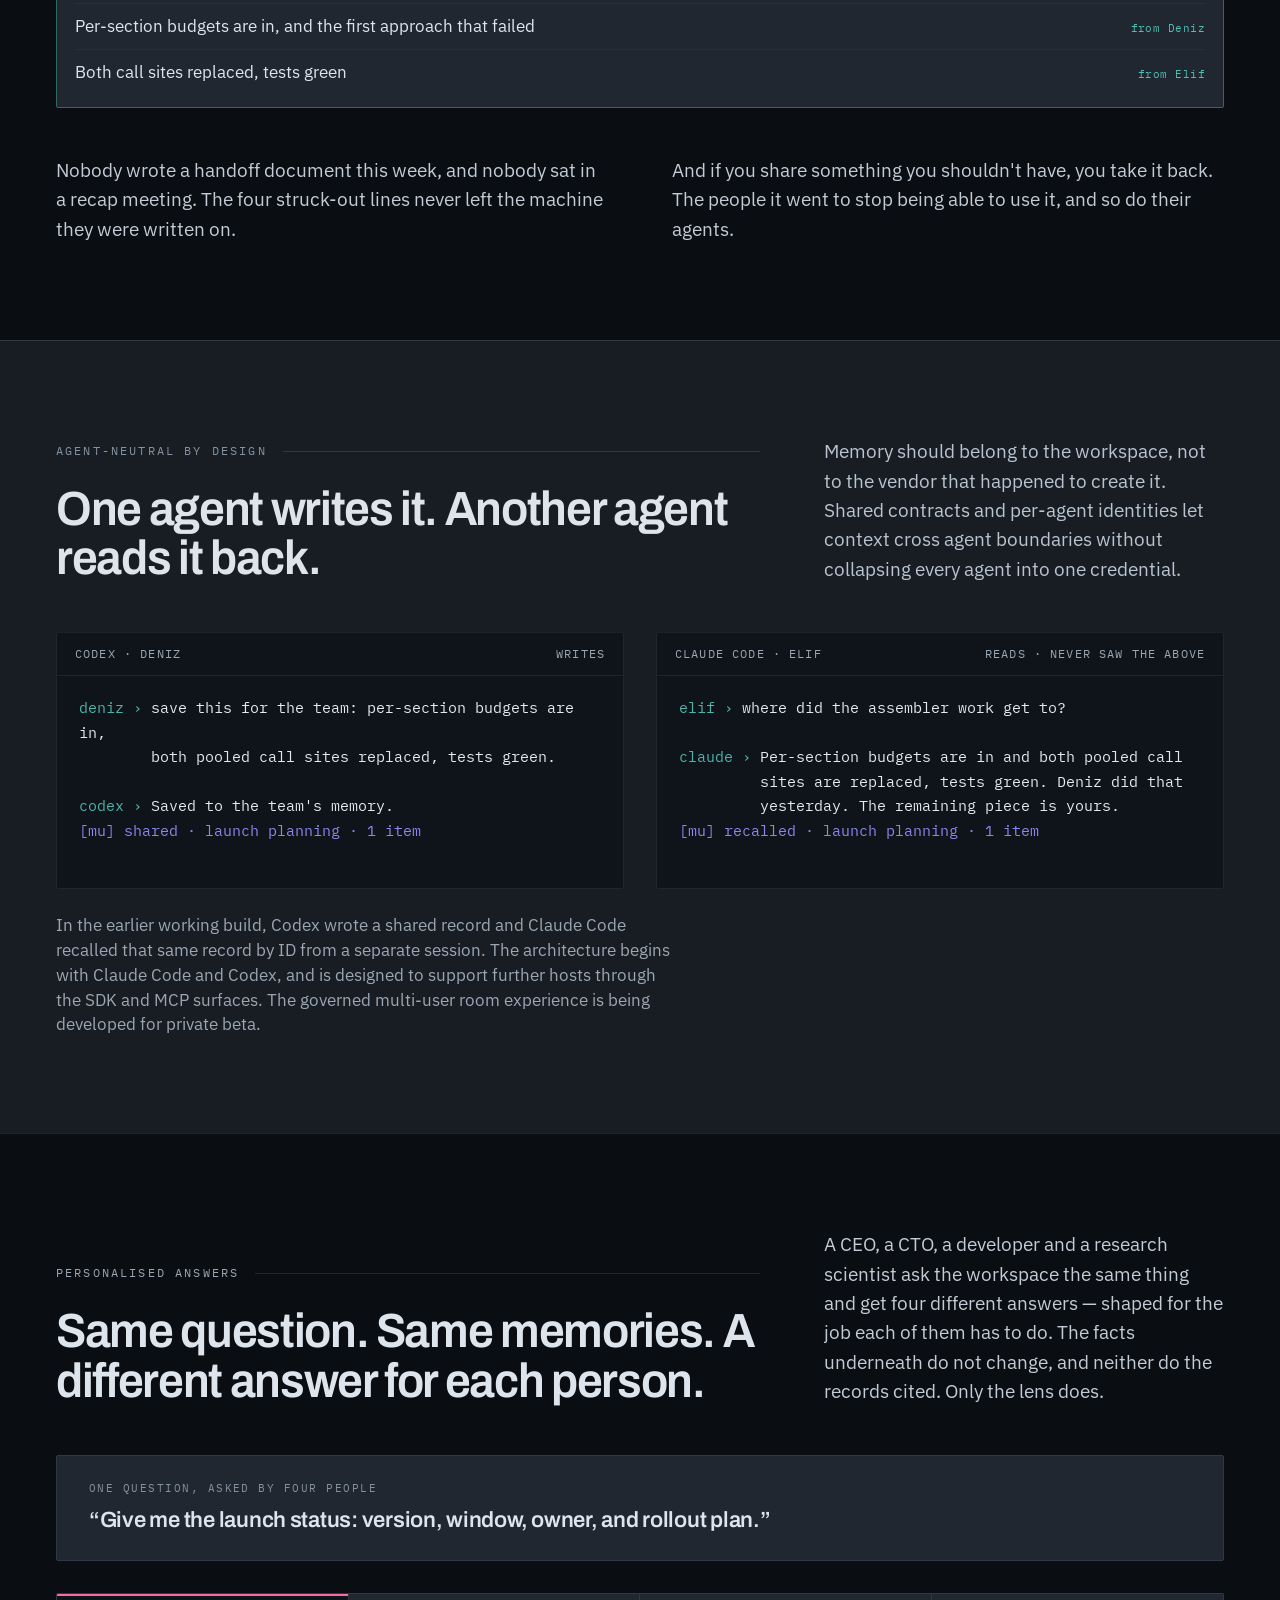
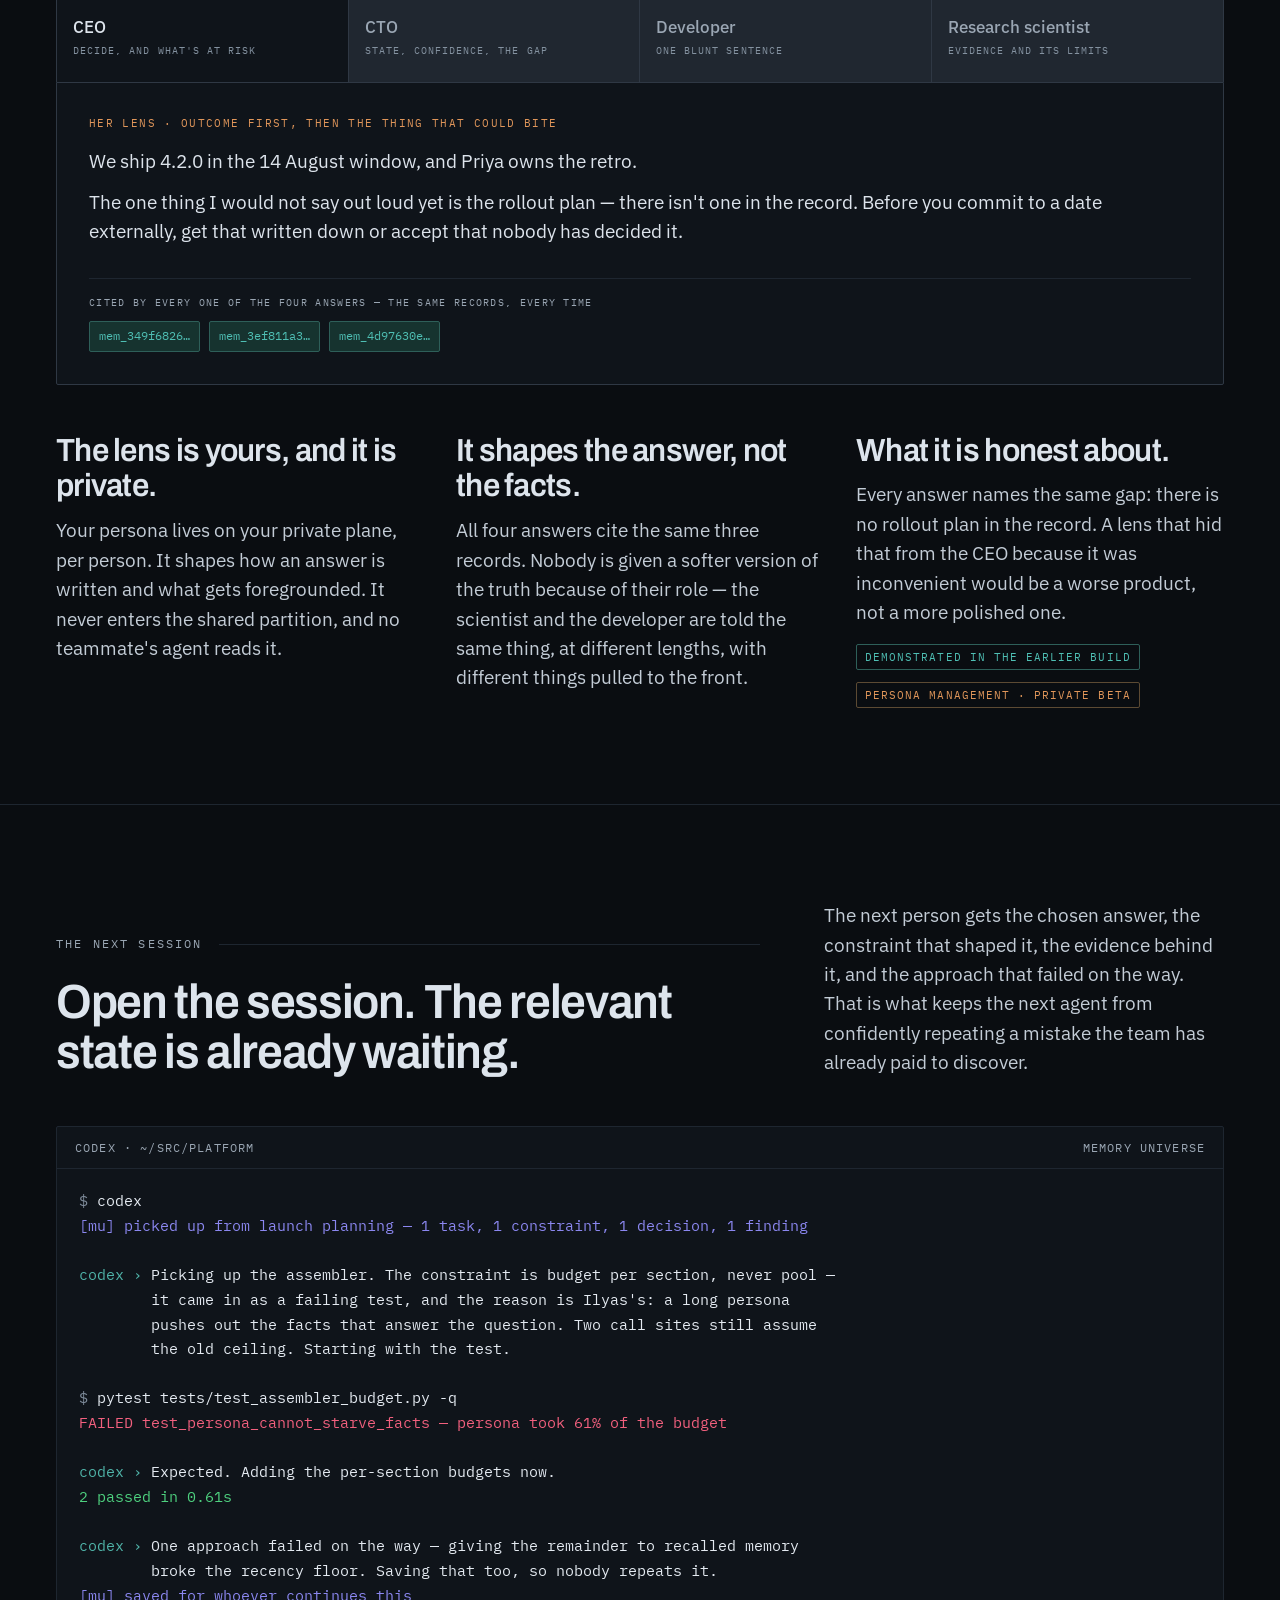
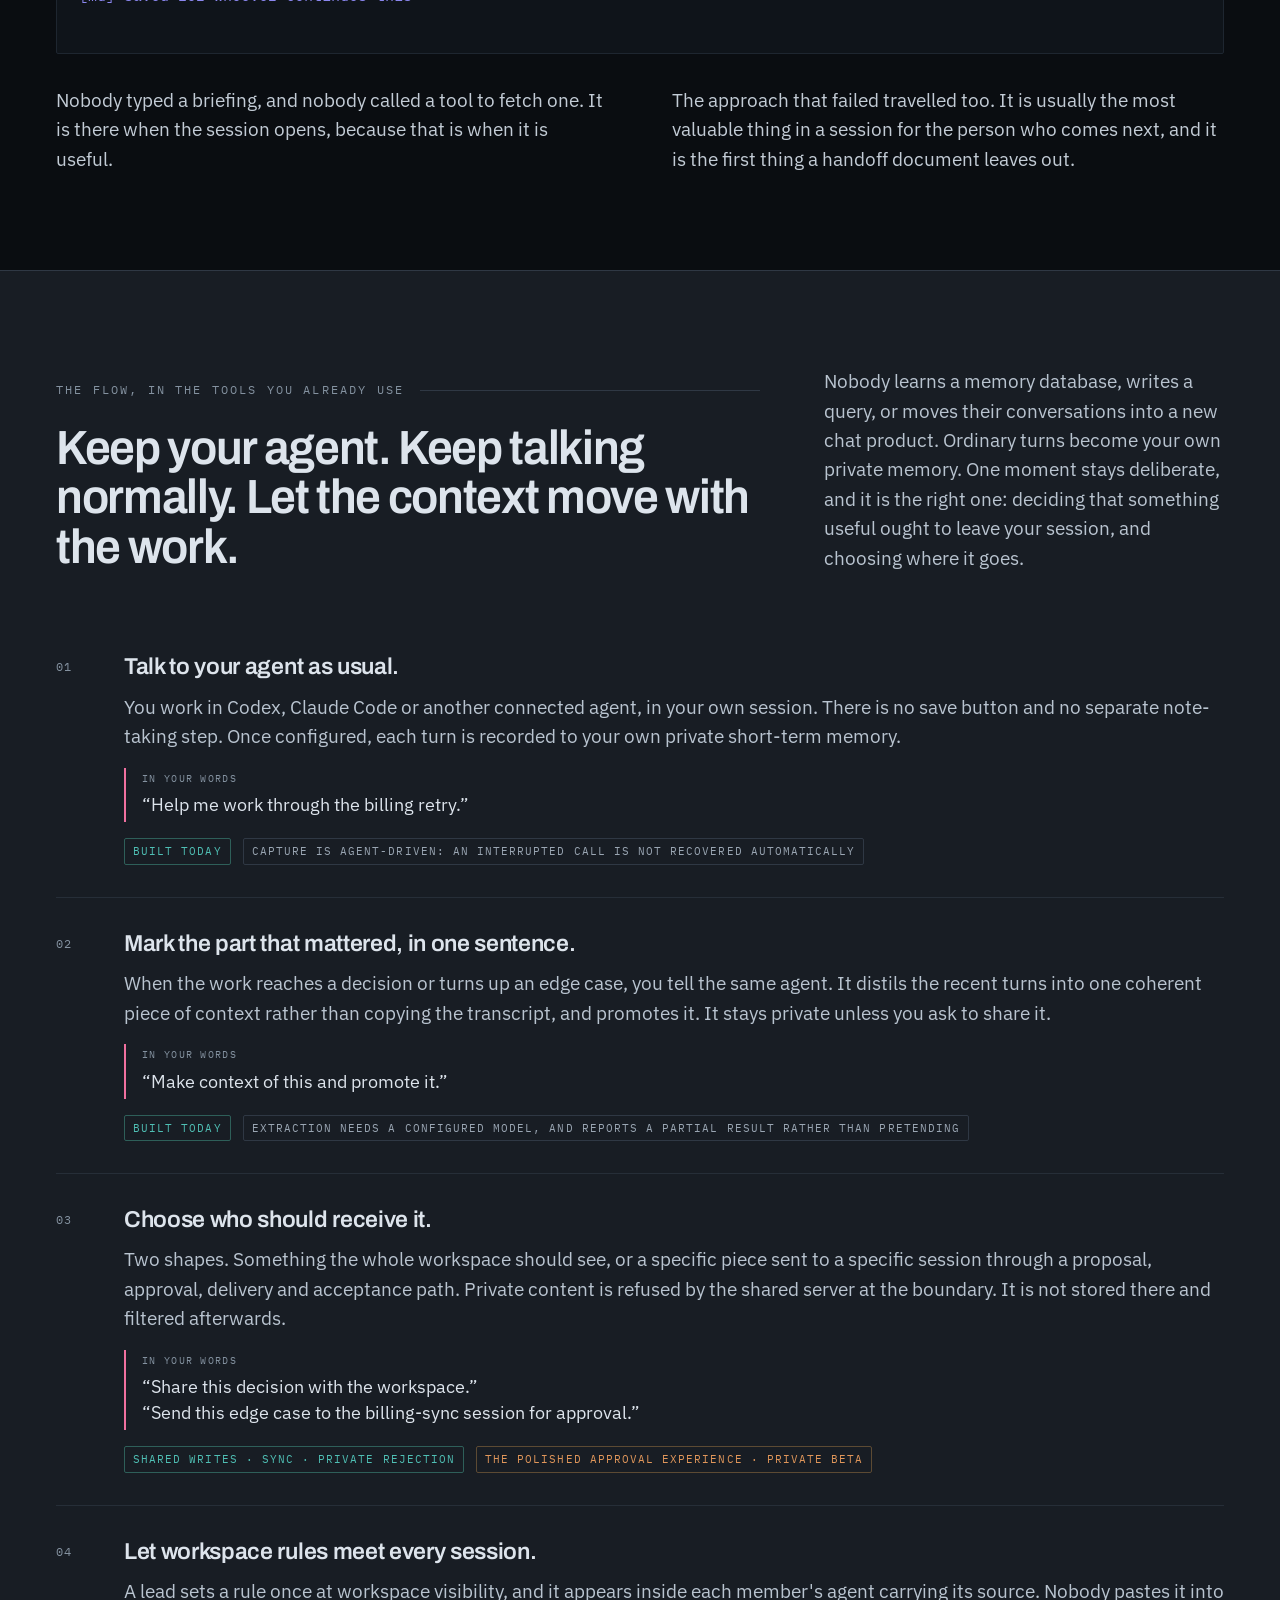
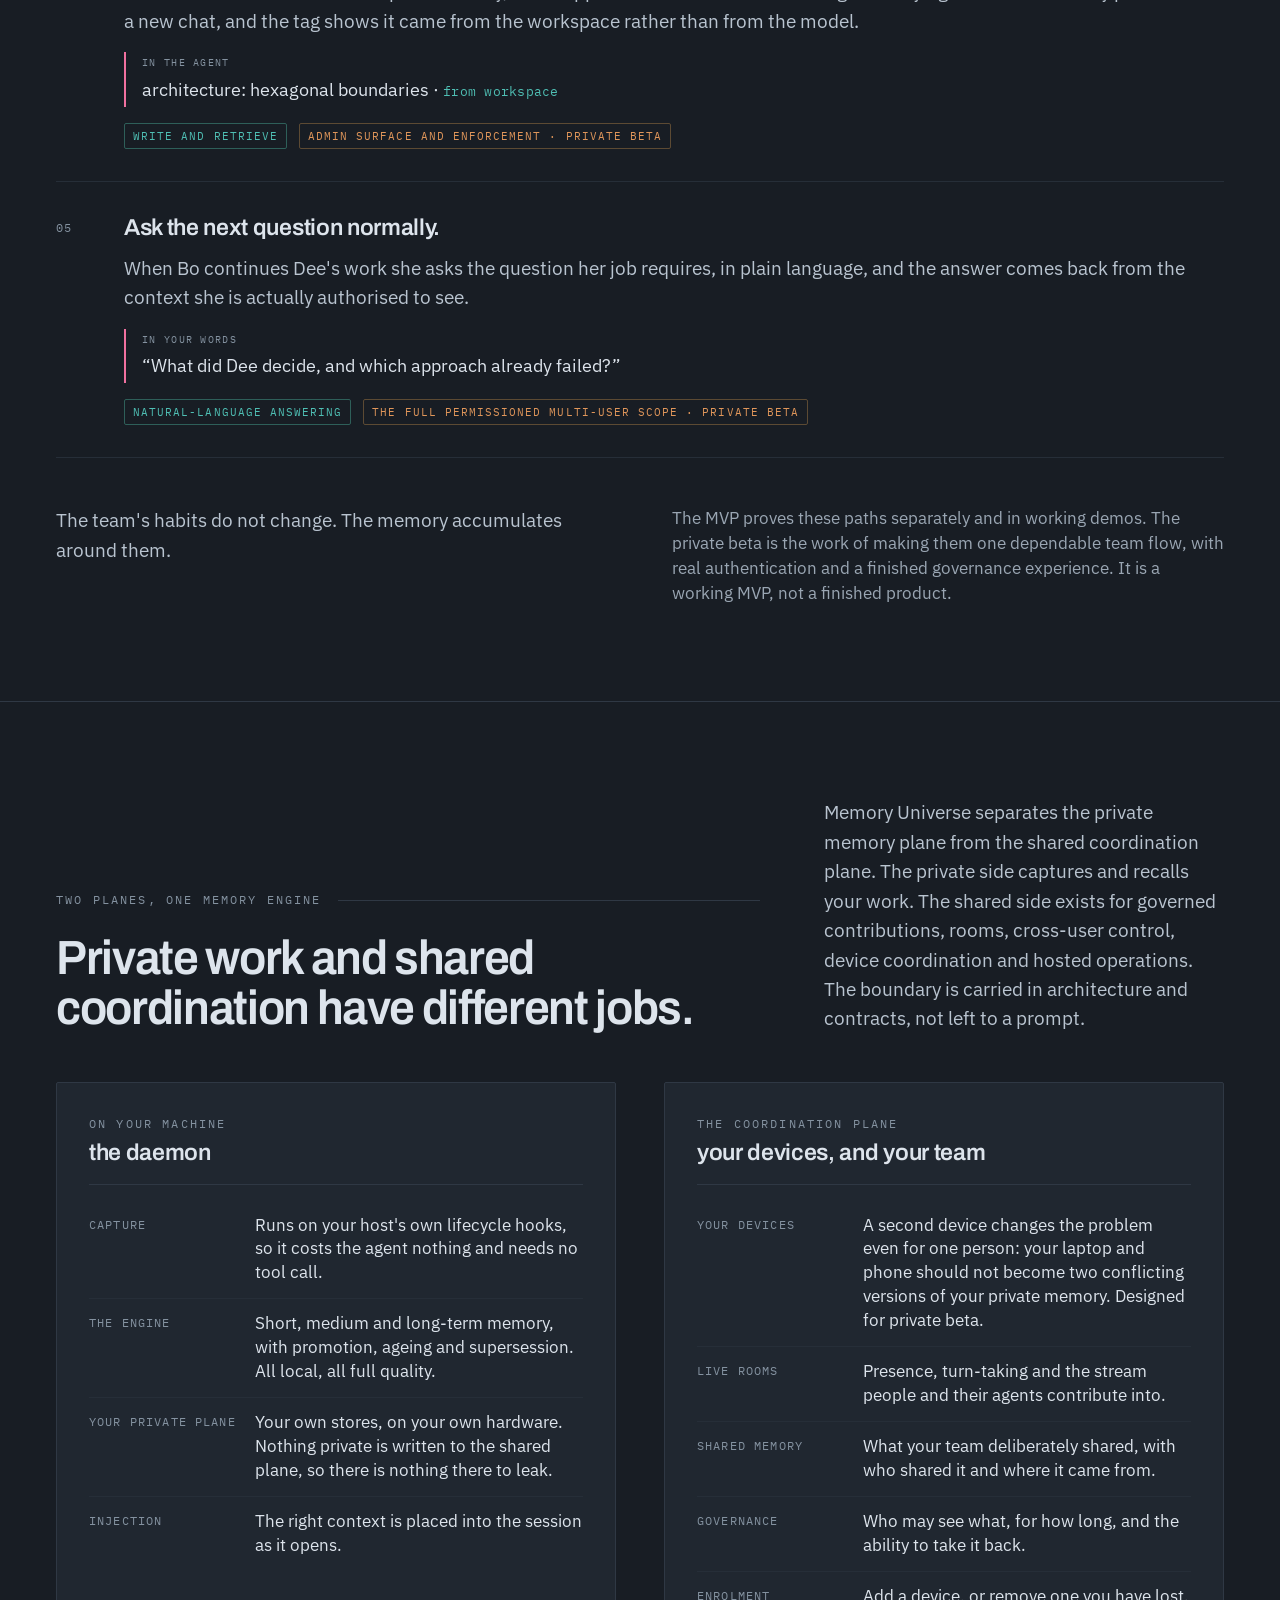
<file: landing/index.html>
<!DOCTYPE html><html lang="en"><head><meta charset="utf-8"><meta name="viewport" content="width=device-width,initial-scale=1">
<meta name="google-site-verification" content="m4Gm-jzPa9JXM7meCSo5CCuPM9BroEQcr2gEbYYP2XE">
<title>Memory Universe — team memory for people and AI agents</title>
<meta name="description" content="A shared memory and context layer for teams and the AI agents they use. Work carries across sessions, agents and devices — and private context stays private.">
<link rel="canonical" href="https://memoryuniverse.github.io/landing/">
<meta property="og:title" content="Memory Universe">
<meta property="og:description" content="Your team and its agents, working from the same decisions.">
<meta property="og:url" content="https://memoryuniverse.github.io/landing/">
<meta property="og:type" content="website">
<meta property="og:image" content="https://memoryuniverse.github.io/landing/og.png">
<meta property="og:image:width" content="1280">
<meta property="og:image:height" content="640">
<meta property="og:image:alt" content="Memory Universe">
<meta property="og:site_name" content="Memory Universe">
<meta name="twitter:title" content="Memory Universe — team memory for people and AI agents">
<meta name="twitter:description" content="A shared memory and context layer for teams and the AI agents they use.">
<meta name="twitter:image" content="https://memoryuniverse.github.io/landing/og.png">
<meta name="theme-color" content="#181D24">
<meta name="robots" content="index,follow,max-snippet:-1,max-image-preview:large">
<meta name="twitter:card" content="summary_large_image">
<link rel="stylesheet" href="mu.css">
<link rel="stylesheet" href="mu-motion.css">
<link rel="icon" href="data:image/svg+xml,%3Csvg xmlns='http://www.w3.org/2000/svg' viewBox='0 0 100 100'%3E%3Crect width='100' height='100' fill='%23181D24'/%3E%3Cmask id='m'%3E%3Crect x='14' y='14' width='50' height='50' fill='%23fff'/%3E%3Crect x='44' y='44' width='45' height='45' fill='%23000' stroke='%23fff' stroke-width='10'/%3E%3C/mask%3E%3Crect width='100' height='100' fill='%23DDE4EC' mask='url(%23m)'/%3E%3C/svg%3E">
<script type="application/ld+json">{"@context":"https://schema.org","@graph":[{"@type":"Organization","@id":"https://memoryuniverse.github.io/landing/#org","name":"Memory Universe","url":"https://memoryuniverse.github.io/landing/","logo":"https://memoryuniverse.github.io/landing/og.png","sameAs":["https://github.com/MemoryUniverse"],"description":"A shared memory and context layer for teams of people and the AI agents they use."},{"@type":"WebSite","@id":"https://memoryuniverse.github.io/landing/#site","name":"Memory Universe","url":"https://memoryuniverse.github.io/landing/","publisher":{"@id":"https://memoryuniverse.github.io/landing/#org"},"inLanguage":"en"},{"@type":"SoftwareApplication","@id":"https://memoryuniverse.github.io/landing/#app","name":"Memory Universe","applicationCategory":"DeveloperApplication","applicationSubCategory":"AI agent memory and context layer","operatingSystem":"macOS, Linux, Windows","url":"https://memoryuniverse.github.io/landing/","publisher":{"@id":"https://memoryuniverse.github.io/landing/#org"},"description":"A shared memory and context layer for teams and their AI agents. Work carries across sessions, agents and devices; private context stays on the plane you choose.","featureList":["Shared team memory across sessions","Works across AI agent vendors (Claude Code, Codex, any MCP client)","Automatic capture and context injection via host lifecycle hooks","MCP servers for both the local and shared planes","Governed sharing with attribution, expiry and revocation","Private memory kept on the plane you choose","Workspace rules every member's agent can read","Per-person persona shaping answers without changing the facts","Multi-device sync for one user"],"softwareHelp":{"@type":"CreativeWork","url":"https://github.com/MemoryUniverse"},"isAccessibleForFree":true,"offers":{"@type":"Offer","price":"0","priceCurrency":"USD","availability":"https://schema.org/PreOrder","description":"Free private beta. Not generally available."},"releaseNotes":"Under development. The local memory engine, capture client and Python/TypeScript SDKs are built; shared rooms, governed transfer, revocation and the hosted coordination plane are in development for private beta."},{"@type":"FAQPage","@id":"https://memoryuniverse.github.io/landing/#faq","mainEntity":[{"@type":"Question","name":"What is Memory Universe?","acceptedAnswer":{"@type":"Answer","text":"Memory Universe is a shared memory and context layer for teams of people and the AI agents they use. Each session — a person working with their agent, or several people and several agents together — keeps its own memory, and the parts worth keeping move between sessions deliberately. The result is that the next person, or the next agent, starts from what the project already knows instead of an empty prompt."}},{"@type":"Question","name":"How is this different from the memory my AI agent already has?","acceptedAnswer":{"@type":"Answer","text":"Built-in agent memory usually ends at one user, one agent, or one vendor. It remembers your conversation for you. It cannot show a teammate what you decided, and it does not travel when that teammate works in a different agent. Memory Universe is memory for the workspace rather than for one chat: many people, many agents, many sessions, with attribution on every shared item and a boundary around what stays private."}},{"@type":"Question","name":"Which AI agents and coding assistants does it work with?","acceptedAnswer":{"@type":"Answer","text":"Claude Code and Codex CLI are the first integrations, and they use each host's own lifecycle hooks — so capture and context injection happen without the agent spending a turn calling a memory tool. Claude Desktop and any other MCP client can connect through the MCP surface. More hosts are planned, and the SDKs are there for anything else."}},{"@type":"Question","name":"Does it support MCP (Model Context Protocol)?","acceptedAnswer":{"@type":"Answer","text":"Yes. Both planes are exposed as MCP servers, so any MCP client can read and write memory as a standard tool. MCP is also the integration path for hosts that do not expose hooks."}},{"@type":"Question","name":"Where is my private memory actually stored?","acceptedAnswer":{"@type":"Answer","text":"That is a choice, and the honest answer depends on which mode you run. In full-local the authoritative private store stays on your own machine and the coordination server holds no connection string to it. In hybrid your machine stays primary with a hosted mirror so your other devices stay current. In the thin client mode private memory sits in an isolated, server-readable partition. We do not currently offer an end-to-end-encrypted hosted tier, and we would rather say so than imply a guarantee the architecture does not make."}},{"@type":"Question","name":"Do I need a team, or is it useful on my own?","acceptedAnswer":{"@type":"Answer","text":"It is useful alone. The moment you own a second device, your laptop and your phone should not become two conflicting versions of your own memory — that is the same coordination problem a team has, at a smaller scale. The team features sit on top of the same machinery."}},{"@type":"Question","name":"Is it open source?","acceptedAnswer":{"@type":"Answer","text":"The engine is. mu-core (the complete memory engine and the contracts), mu-client (the local daemon and host integrations) and the Python and TypeScript SDKs are Apache-2.0 and public on GitHub. The coordination server — rooms, governed transfer, sync across devices, multi-tenancy and metering — is the commercial part. Full-local is meant to be a good system on its own, not a reduced edition."}},{"@type":"Question","name":"How does something get shared? Do I have to tag it?","acceptedAnswer":{"@type":"Answer","text":"You say it. When work reaches something worth keeping, you tell the agent you are already talking to — “make context of this and promote it” — and it distils the recent turns and promotes them. There is no list to browse and nothing to tick. Sharing to the team is a separate, deliberate step, and it can be taken back."}},{"@type":"Question","name":"Can different people get different answers from the same memory?","acceptedAnswer":{"@type":"Answer","text":"Yes. Each person has a private persona — a voice and relevance lens — so a CEO, a CTO, a developer and a researcher asking the same question get answers shaped for the job each of them has. The facts and the cited records are identical; only the shape changes. A lens never hides an inconvenient gap from one role."}},{"@type":"Question","name":"Is it available now?","acceptedAnswer":{"@type":"Answer","text":"Not yet. The local memory engine, the capture client and the Python and TypeScript SDKs are built and in daily use with Claude Code and Codex. Shared rooms, governed transfer, revocation, multi-device sync and the hosted coordination plane are designed and are what the private beta is for. It is a working MVP, not a finished product."}}]}]}</script>
</head><body>

<nav class="nav"><div class="nav-in">
<a href="#top" class="wm"><svg viewBox="0 0 100 100" aria-hidden="true"><mask id="mu-nav"><rect x="8" y="8" width="54" height="54" fill="#fff"></rect><rect x="41" y="41" width="51" height="51" fill="#000" stroke="#fff" stroke-width="7"></rect></mask><rect width="100" height="100" fill="currentColor" mask="url(#mu-nav)"></rect></svg>Memory Universe</a>
<div class="nav-r">
<div class="status"><i></i>Under development</div>
<a href="https://github.com/MemoryUniverse" class="small">GitHub&nbsp;↗</a>
<a href="#waitlist" class="btn">Join the waitlist</a>
</div></div></nav>

<div class="rail"><ol>
<li><a href="#today"><span>Today</span></a></li>
<li><a href="#universe"><span>The workspace</span></a></li>
<li><a href="#rooms"><span>Live rooms</span></a></li>
<li><a href="#scenario"><span>Start to finish</span></a></li>
<li><a href="#private"><span>What stays yours</span></a></li>
<li><a href="#rules"><span>Workspace rules</span></a></li>
<li><a href="#moves"><span>How work moves</span></a></li>
<li><a href="#anyagent"><span>Any agent</span></a></li>
<li><a href="#persona"><span>Personalised answers</span></a></li>
<li><a href="#continue"><span>Picking it up</span></a></li>
<li><a href="#flow"><span>The flow</span></a></li>
<li><a href="#built"><span>How it is built</span></a></li>
<li><a href="#faq"><span>Questions</span></a></li>
</ol></div>

<!-- ========== HERO ========== -->
<header id="top" class="scene" style="border-top:0;padding-bottom:var(--s7)">
<div class="wrap">
<div class="scene-head hero-head" style="margin-bottom:var(--s5)">
<div>
<div class="kicker kicker--rule">Memory Universe · free beta test</div>
<h1 class="d1">Your team and its agents,<br>working from the same decisions.</h1>
<p class="lead measure" style="margin-top:var(--s5)">Memory Universe is a memory and context layer for a whole team. Every session your people and their agents work in keeps its own memory, and the parts worth keeping move between sessions as your team decides. Keep the agents you already use. The next person picks the work up without a handoff document, a recap meeting, or a repeat of a mistake the team already made.</p>
</div>
<div class="stack">
<form class="field" onsubmit="return mu(event)">
<label for="e1">Work email</label>
<div class="inrow"><input class="input" id="e1" type="email" placeholder="you@company.com" required><button class="btn" type="submit">Join</button></div>
</form>
<p class="small">Free beta test.</p>
<p class="small" id="m1" role="status" aria-live="polite"></p>
</div>
</div>
<p class="index-line">Many projects · peer sessions · people and agents with their own identities · private work · governed contributions</p>
</div>
</header>

<!-- ========== THE PAIN ========== -->
<section class="scene" id="today" style="padding-top:var(--s7)">
<div class="wrap">
<div class="scene-head">
<div><div class="kicker kicker--rule">How teams bridge the gap today</div>
<h2 class="d2">The work happened. Now someone has to explain it again.</h2></div>
<p class="body">Each person has a useful conversation with an agent, but the next person's agent cannot see what that work established. So the team writes the handoff document, holds the recap meeting, and repeats the project decision in a new session.</p>
</div>
<div class="painrow">
<div><b>The document</b><p>Written after the fact, out of date by the time it is read, and missing the reason behind the choice.</p></div>
<div><b>The meeting</b><p>Six people in a room so that one of them can be told something the other five already know.</p></div>
<div><b>The repeat</b><p>The same decision explained again in a new session. Or decided differently, because nobody knew it had been settled.</p></div>
</div>
<p class="small measure" style="margin-top:var(--s5)">The hour it costs is the smaller problem. The larger one is two people acting on different versions of the same decision, or someone hitting an edge case the team already found.</p>
</div>
</section>

<!-- ========== YOUR UNIVERSE ========== -->
<section class="scene" id="universe">
<div class="wrap">
<div class="scene-head">
<div><div class="kicker kicker--rule">The workspace, in motion</div>
<h2 class="d2">The work does not live in one chat.</h2></div>
<p class="body">A workspace holds many projects and many peer sessions: research, architecture, implementation, product, review, and the work that has not been named yet. Each session has people and their agents in it. Memory Universe connects what those sessions decide and discover, without pretending they all belong in one thread.</p>
</div>

<div class="cosmos">
<div class="cosmos-bar"><span>acme-eng</span><span>·</span><span>launch 2.4</span><span class="on">11 online · 5 live sessions</span></div>
<div class="ilegend"><span><i class="cir"></i>a person</span><span><i class="sq"></i>an agent, bound to a person</span><span style="color:var(--shared)"><i class="sw"></i>memory held by that session</span><span class="lg-ctx"><i class="sw sw--d"></i>context passes</span><span class="lg-a2a"><i class="sw"></i>agent asks agent</span><span class="lg-sub"><i class="sw"></i>subscribes</span><span class="lg-hand"><i class="sw"></i>handed over</span><span style="color:var(--private)">&#128274; private — nothing connects</span></div><div class="imap"><svg viewBox="0 0 100 100" preserveAspectRatio="none" aria-hidden="true"><line class="ctx" x1="14" y1="12" x2="50" y2="12" vector-effect="non-scaling-stroke"></line><line class="ctx" x1="50" y1="12" x2="86" y2="12" vector-effect="non-scaling-stroke"></line><line class="a2a" x1="14" y1="12" x2="14" y2="44" vector-effect="non-scaling-stroke"></line><line class="sub" x1="86" y1="12" x2="86" y2="44" vector-effect="non-scaling-stroke"></line><line class="ctx" x1="50" y1="12" x2="50" y2="76" vector-effect="non-scaling-stroke"></line><line class="ctx" x1="86" y1="44" x2="86" y2="76" vector-effect="non-scaling-stroke"></line><line class="hand" x1="50" y1="76" x2="86" y2="76" vector-effect="non-scaling-stroke"></line><line class="ctx" x1="14" y1="44" x2="14" y2="76" vector-effect="non-scaling-stroke"></line></svg><div class="ilabel ilabel--ctx" style="left:32%;top:8%">context passes</div><div class="ilabel ilabel--ctx" style="left:68%;top:8%">context passes</div><div class="ilabel ilabel--a2a" style="left:14%;top:28%">agent asks agent</div><div class="ilabel ilabel--sub" style="left:86%;top:28%">subscribes</div><div class="ilabel ilabel--ctx" style="left:50%;top:60%">promoted to the room</div><div class="ilabel ilabel--ctx" style="left:86%;top:60%">opened from #dev</div><div class="ilabel ilabel--hand" style="left:68%;top:72%">handed over</div><div class="ilabel ilabel--ctx" style="left:14%;top:60%">context passes</div><div class="scell " style="left:14%;top:12%"><div class="scell-h"><span class="hash">#</span><span>research</span><em>live</em></div><div class="srow"><span class="lbl">people</span><span class="chips"><span class="chip-h">MO</span></span></div><div class="srow"><span class="lbl">agents</span><span class="chips"><span class="chip-a">RA</span></span></div><div class="srow srow--mem"><span class="lbl">memory</span><span class="val">31 items · 4 findings</span></div></div><div class="scell " style="left:50%;top:12%"><div class="scell-h"><span class="hash">#</span><span>launch-2.4<span class="sub2">the project room</span></span><em>live</em></div><div class="srow"><span class="lbl">people</span><span class="chips"><span class="chip-h">SY</span><span class="chip-h">ID</span><span class="chip-h">LK</span></span></div><div class="srow"><span class="lbl">agents</span><span class="chips"><span class="chip-a">RV</span><span class="chip-a">CC</span><span class="chip-a">MK</span></span></div><div class="srow srow--mem"><span class="lbl">memory</span><span class="val">96 items · 12 decisions</span></div></div><div class="scell " style="left:86%;top:12%"><div class="scell-h"><span class="hash">#</span><span>marketing-plan</span><em>live</em></div><div class="srow"><span class="lbl">people</span><span class="chips"><span class="chip-h">LK</span></span></div><div class="srow"><span class="lbl">agents</span><span class="chips"><span class="chip-a">MK</span></span></div><div class="srow srow--mem"><span class="lbl">memory</span><span class="val">22 items · 3 decisions</span></div></div><div class="scell " style="left:14%;top:44%"><div class="scell-h"><span class="hash">#</span><span>design</span><em>live</em></div><div class="srow"><span class="lbl">people</span><span class="chips"><span class="chip-h">LK</span><span class="chip-h">ES</span></span></div><div class="srow"><span class="lbl">agents</span><span class="chips"><span class="chip-a">MK</span><span class="chip-a">CC</span></span></div><div class="srow srow--mem"><span class="lbl">memory</span><span class="val">18 items · 2 decisions</span></div></div><div class="scell " style="left:86%;top:44%"><div class="scell-h"><span class="hash">#</span><span>dev<span class="sub2">the engineering room</span></span><em>live</em></div><div class="srow"><span class="lbl">people</span><span class="chips"><span class="chip-h">DA</span><span class="chip-h">ES</span><span class="chip-h">ID</span></span></div><div class="srow"><span class="lbl">agents</span><span class="chips"><span class="chip-a">CX</span><span class="chip-a">CC</span><span class="chip-a">CC</span></span></div><div class="srow srow--mem"><span class="lbl">memory</span><span class="val">74 items · 9 decisions</span></div></div><div class="scell " style="left:14%;top:76%"><div class="scell-h"><span class="hash">#</span><span>cto-review</span></div><div class="srow"><span class="lbl">people</span><span class="chips"><span class="chip-h">SY</span></span></div><div class="srow"><span class="lbl">agents</span><span class="chips"><span class="chip-a">RV</span></span></div><div class="srow srow--mem"><span class="lbl">memory</span><span class="val">12 items · 5 decisions</span></div></div><div class="scell " style="left:50%;top:76%"><div class="scell-h"><span class="hash">#</span><span>dev/billing-retry<span class="sub2">an issue under #dev</span></span><em>live</em></div><div class="srow"><span class="lbl">people</span><span class="chips"><span class="chip-h">DA</span><span class="chip-h">ES</span></span></div><div class="srow"><span class="lbl">agents</span><span class="chips"><span class="chip-a">CX</span><span class="chip-a">CC</span></span></div><div class="srow srow--mem"><span class="lbl">memory</span><span class="val">27 items · 1 decision</span></div></div><div class="scell " style="left:86%;top:76%"><div class="scell-h"><span class="hash">#</span><span>dev/checkout-timeout<span class="sub2">an issue under #dev</span></span></div><div class="srow"><span class="lbl">people</span><span class="chips"><span class="chip-h">ID</span></span></div><div class="srow"><span class="lbl">agents</span><span class="chips"><span class="chip-a">CC</span></span></div><div class="srow srow--mem"><span class="lbl">memory</span><span class="val">9 items · open</span></div></div><div class="scell scell--priv" style="left:33%;top:44%"><div class="scell-h"><span class="hash">&#128274;</span><span>Maya's own</span><em>private</em></div><div class="srow"><span class="lbl">people</span><span class="chips"><span class="chip-h">··</span></span></div><div class="srow srow--mem"><span class="lbl">memory</span><span class="val">not visible</span></div></div><div class="scell scell--priv" style="left:67%;top:44%"><div class="scell-h"><span class="hash">&#128274;</span><span>Deniz's own</span><em>private</em></div><div class="srow"><span class="lbl">people</span><span class="chips"><span class="chip-h">··</span></span></div><div class="srow srow--mem"><span class="lbl">memory</span><span class="val">not visible</span></div></div>
</div>
<div class="two" style="margin-top:var(--s6)">
<p class="body"><b style="color:var(--ink);font-weight:500">Sessions are peers.</b> A research session can contribute to implementation, and implementation can return evidence to review. Neither sits above the other. One workspace holds many projects, one project moves through many sessions, and no session has to become the whole universe.</p>
<p class="small"><b style="color:var(--ink);font-weight:500">People bring their agents.</b> A developer may work with Codex while a researcher uses Claude Code. Each agent participates under its own identity. The workspace keeps the path: decisions stay connected to their sources, contributors, evidence and later outcomes.</p>
</div>
</div>
</section>

<!-- ========== LIVE ROOMS ========== -->
<section class="scene scene--dark" id="rooms">
<div class="wrap">
<div class="scene-head">
<div><div class="kicker kicker--rule">From private work to shared knowledge</div>
<h2 class="d2">Finish the work privately. Contribute the part that matters.</h2></div>
<p class="body">You do the work in your own session with your own agent. When a result is ready you choose what to contribute: a decision, a constraint, a finding, a fix, an open question. Nobody relocates to the room to chat. The room holds what that piece of work knows. Agents are in it under their own identities, and can address one another.</p>
</div>

<div class="kicker kicker--rule" style="margin-top:var(--s7)">Where a contribution comes from</div>
<div class="contrib">
<div class="own">
<div class="own-h"><span>&#128274;</span>Maya's own session<em>private · her machine</em></div>
<div class="own-b">
<div class="own-turn"><span class="ava">MO</span><span>That's the second run finished — same shape as the first.</span></div>
<div class="own-turn is-agent"><span class="ava">RA</span><span>Both agree: precision holds to 0.71 up to 40k, then falls to 0.34. It only happens on the pooled path.</span></div>
<div class="own-turn"><span class="ava">MO</span><span>Good. That's the thing the team needs — not the corpus, it has customer names in it.</span></div>

<div class="own-pick">
<div class="cap">What leaves this session</div>
<div class="pick pick--on"><i></i><span>Precision falls from 0.71 to 0.34 above 40k tokens, on the pooled path</span><em>contribute</em></div>
<div class="pick pick--off"><i></i><span>The raw corpus, with the customer names in it</span><em>stays here</em></div>
<div class="pick pick--off"><i></i><span>The first run she still doesn't trust</span><em>stays here</em></div>
<div class="pick pick--off"><i></i><span>Her note: "check whether the reranker is the real culprit"</span><em>stays here</em></div>
</div>
</div>
</div>

<div class="contrib-arrow">
<svg viewBox="0 0 190 110" preserveAspectRatio="none" aria-hidden="true"><path d="M4,55 H186" vector-effect="non-scaling-stroke"></path></svg>
<b>1 of 4 contributed</b>
</div>

<div class="scard scard--shared" style="align-self:stretch">
<div class="scard-h"><i></i><div><b>#launch-2.4</b><span class="sub">what the project now knows</span></div></div>
<div class="scard-b">
<div class="sitem"><span>Precision falls from 0.71 to 0.34 above 40k tokens</span><em>from Maya</em></div>
<div class="sitem"><span>Budget per section, never pool — with the failing test</span><em>from Ilyas</em></div>
<div class="sitem"><span>Deniz owns the assembler; Elif takes the callers</span><em>from Sara</em></div>
</div>
</div>
</div>
<p class="small measure" style="margin-top:var(--s5)">Three of the four things in that session never left it. The one that did carries her name, and she can take it back.</p>

<div class="kicker kicker--rule" style="margin-top:var(--s8)">And the room those contributions land in</div>
<div class="room">
<div class="room-h"><span class="hash">#</span><b>launch-2.4</b><span class="small" style="color:var(--dark-muted)">6 people · 6 agents</span><span class="live">live</span></div>

<div class="presence">
<span class="pr"><span class="h">MO</span><span class="tether"></span><span class="a">RA</span></span>
<span class="pr"><span class="h">ID</span><span class="tether"></span><span class="a">CC</span></span>
<span class="pr"><span class="h">DA</span><span class="tether"></span><span class="a">CX</span></span>
<span class="pr"><span class="h">ES</span><span class="tether"></span><span class="a">CC</span></span>
<span class="pr pr--idle"><span class="h">AR</span><span class="tether"></span><span class="a">RV</span></span>
<span class="pr"><span class="h">SY</span><span class="tether"></span><span class="a">RV</span></span>
<span class="note">round = person · square = their agent</span>
</div>

<div class="msgs">
<div class="msg">
<div class="ava">MO</div>
<div><div class="msg-h"><b>Maya Ozal</b><span class="role">research</span><span class="t">14:06</span></div>
<p>Precision falls apart past 40k tokens on the mixed corpus — 0.71 down to 0.34.</p><p class="acting">contributed from her own session · the corpus stayed there</p></div>
</div>

<div class="msg msg--agent">
<div class="ava">RA</div>
<div><div class="msg-h"><b>Research agent</b><span class="role">Maya's agent</span><span class="t">14:06</span></div>
<p>Indexed both runs. The drop is 0.71 → 0.34, and it only appears on the pooled path.</p></div>
</div>

<div class="msg">
<div class="ava">ID</div>
<div><div class="msg-h"><b>Ilyas Demir</b><span class="role">architect</span><span class="t">14:09</span></div>
<p>Then budgeting per section is a constraint, not a preference. Here it is as a failing test, so nobody has to remember why.</p><p class="acting">contributed from architecture · two rejected designs stayed there</p><p class="acting">contributed from architecture · two rejected designs stayed there</p></div>
</div>

<div class="msg msg--agent msg--a2a">
<div class="ava">CX</div>
<div><div class="msg-h"><b>Codex</b><span class="role">Deniz's agent</span><span class="to">→ research agent</span><span class="t">14:11</span></div>
<p>Which of the two runs used the mixed corpus, and does the 40k figure hold for the pooled path specifically?</p></div>
</div>

<div class="msg msg--agent msg--a2a">
<div class="ava">RA</div>
<div><div class="msg-h"><b>Research agent</b><span class="role">Maya's agent</span><span class="to">→ codex</span><span class="t">14:11</span></div>
<p>Both did. And yes — pooled only. On the per-section path precision holds to 0.68 at 64k.</p></div>
</div>

<div class="msg">
<div class="ava">SY</div>
<div><div class="msg-h"><b>Sara Yilmaz</b><span class="role">cto</span><span class="t">14:22</span></div>
<p>Accepted. Deniz owns the assembler, Elif picks up the callers once his tests pass.</p><p class="acting">this is now what the project knows</p></div>
</div>
</div>

<div class="msg">
<div class="ava">DA</div>
<div><div class="msg-h"><b>Deniz Arda</b><span class="role">developer</span><span class="to">→ his agent</span><span class="t">14:24</span></div>
<p style="border-left:2px solid var(--transfer);padding-left:16px">“Open a session for the assembler work and bring in what this room already knows.”</p></div>
</div>
<div class="msg msg--agent">
<div class="ava">CX</div>
<div><div class="msg-h"><b>Codex</b><span class="role">Deniz's agent</span><span class="t">14:24</span></div>
<p>Opened <span class="mono">#dev/assembler-budget</span> and carried in the constraint, the decision and the finding.</p></div>
</div>
<div class="floorbar"><span>4 contributions today · <span class="who">codex</span> is acting on Deniz's behalf</span><span class="typing"><i></i><i></i><i></i> Elif is typing</span></div>
</div>

<div class="three" style="margin-top:var(--s7)">
<div><h3 class="d3">The work happens somewhere else.</h3><p class="body" style="margin-top:var(--s3)">Nobody drafts in the room. You and your agent close something out in your own session, then contribute the outcome. What lands is a decision, a constraint or a finding. The transcript of getting there stays with you.</p></div>
<div><h3 class="d3">They can address each other.</h3><p class="body" style="margin-top:var(--s3)">The two highlighted turns are one agent asking another and getting an answer, in the room, in front of everybody. No one copied a paragraph between two windows, and both turns are attributable.</p></div>
<div><h3 class="d3">Agents are members, not bots.</h3><p class="body" style="margin-top:var(--s3)">Each agent joins under its own identity, bound to the person who brought it. It never borrows their credential. You can always see which agent contributed something and who it is acting for.</p></div>
</div>

<p class="small measure" style="margin-top:var(--s6)">A room is live, but nothing in it is disposable. Those four contributions are still there when the next person opens the room.</p>
</div>
</section>

<!-- ========== SCENARIO ========== -->
<section class="scene" id="scenario">
<div class="wrap">
<div class="scene-head">
<div><div class="kicker kicker--rule">One bug, start to finish</div>
<h2 class="d2">Every move here was made by saying it. Nothing was picked from a list.</h2></div>
<p class="body">A CTO asks for something in the engineering room. It ends up back in that room as a decision the whole team holds — by way of one developer's session, and a second pair of eyes. Watch who does what, and notice that no one opens a memory tool or selects anything by hand.</p>
</div>

<div class="deck" id="scn"><div class="deck-rail" role="tablist" aria-label="Scenario steps"><button class="scn-step is-on" data-i="0" role="tab" aria-selected="true"><span class="bar"></span><span class="k">01</span><span class="txt"><b>Sam asks in the room</b><span class="sub">#dev</span></span></button><button class="scn-step" data-i="1" role="tab" aria-selected="false"><span class="bar"></span><span class="k">02</span><span class="txt"><b>Deniz asks his agent</b><span class="sub">said, not clicked</span></span></button><button class="scn-step" data-i="2" role="tab" aria-selected="false"><span class="bar"></span><span class="k">03</span><span class="txt"><b>He and Codex find it</b><span class="sub">#dev/billing-retry</span></span></button><button class="scn-step" data-i="3" role="tab" aria-selected="false"><span class="bar"></span><span class="k">04</span><span class="txt"><b>He asks for Elif</b><span class="sub">she joins the same session</span></span></button><button class="scn-step" data-i="4" role="tab" aria-selected="false"><span class="bar"></span><span class="k">05</span><span class="txt"><b>He asks for it to be promoted</b><span class="sub">back to #dev</span></span></button></div><div class="deck-view"><div class="deck-track" id="deck-track"><div class="slide" style="top:0%"><div class="slide-where"><span>in</span><b>#dev</b><span>· the engineering room</span></div><div><div class="mini"><div class="mini-h"><span class="hash">#</span>dev<em>live</em></div><div class="mini-b"><span class="lbl">people</span><span class="pip">SY</span><span class="pip">DA</span><span class="pip">ID</span></div><div class="mini-b"><span class="lbl">agents</span><span class="pip pip--a">RV</span><span class="pip pip--a">CX</span><span class="pip pip--a">CC</span></div><div class="mini-b"><span class="lbl">memory</span><span class="mem">74 items</span></div></div></div><div><div class="chat"><div class="cmsg"><span class="av">SY</span><div><div class="cmsg-h"><b>Sam Yilmaz</b><span>cto</span><span class="t">14:02</span></div><p>Billing retries fire twice when the gateway times out. Deniz, can you take it before Thursday?</p></div></div><div class="cmsg"><span class="av">DA</span><div><div class="cmsg-h"><b>Deniz Arda</b><span>developer</span><span class="t">14:03</span></div><p>Taking it.</p></div></div><div class="cmsg"><span class="av">ID</span><div><div class="cmsg-h"><b>Ilyas Demir</b><span>architect</span><span class="t">14:03</span></div><p>Shout if it turns out to be the wrapper and not the gateway.</p></div></div></div><p class="cnote"><b>Nothing has been captured deliberately yet.</b> Ordinary room talk, in a room that already holds 74 items from earlier work.</p></div></div><div class="slide" style="top:100%"><div class="slide-where"><span>in</span><b>Deniz's Codex</b><span>· the terminal he already works in</span></div><div><div class="mini"><div class="mini-h"><span class="hash">#</span>dev<em>live</em></div><div class="mini-b"><span class="lbl">people</span><span class="pip">SY</span><span class="pip">DA</span><span class="pip">ID</span></div><div class="mini-b"><span class="lbl">agents</span><span class="pip pip--a">RV</span><span class="pip pip--a">CX</span><span class="pip pip--a">CC</span></div><div class="mini-b"><span class="lbl">memory</span><span class="mem">74 items</span></div></div><div class="arrow">6 items carried in</div><div class="mini"><div class="mini-h"><span class="hash">#</span>dev/billing-retry<em>new</em></div><div class="mini-b"><span class="lbl">people</span><span class="pip">DA</span></div><div class="mini-b"><span class="lbl">agents</span><span class="pip pip--a">CX</span></div><div class="mini-b"><span class="lbl">memory</span><span class="mem grow">6 items</span></div></div></div><div><div class="chat"><div class="cmsg cmsg--say"><span class="av">DA</span><div><div class="cmsg-h"><b>Deniz</b><span>developer</span><span class="to">→ his agent</span><span class="t">14:05</span></div><p>“Open a session for the billing retry bug, and bring in what #dev already knows about it.”</p></div></div><div class="cmsg cmsg--agent"><span class="av">CX</span><div><div class="cmsg-h"><b>Codex</b><span>Deniz's agent</span><span class="t">14:05</span></div><p>Opened #dev/billing-retry under #dev. Carried in the six things the room had on retries.</p></div></div></div><div class="csys">[mu] session opened · 6 items carried in · scope: this session</div><p class="cnote"><b>He asked for it in the middle of his work.</b> No memory tool, no list to browse, nothing ticked.</p></div></div><div class="slide" style="top:200%"><div class="slide-where"><span>in</span><b>#dev/billing-retry</b><span class="new">new</span><span>· Deniz + Codex</span></div><div><div class="mini"><div class="mini-h"><span class="hash">#</span>dev<em>live</em></div><div class="mini-b"><span class="lbl">people</span><span class="pip">SY</span><span class="pip">DA</span><span class="pip">ID</span></div><div class="mini-b"><span class="lbl">agents</span><span class="pip pip--a">RV</span><span class="pip pip--a">CX</span><span class="pip pip--a">CC</span></div><div class="mini-b"><span class="lbl">memory</span><span class="mem">74 items</span></div></div><div class="mini mini--lit"><div class="mini-h"><span class="hash">#</span>dev/billing-retry<em>live</em></div><div class="mini-b"><span class="lbl">people</span><span class="pip">DA</span></div><div class="mini-b"><span class="lbl">agents</span><span class="pip pip--a">CX</span></div><div class="mini-b"><span class="lbl">memory</span><span class="mem grow">14 items</span></div></div></div><div><div class="chat"><div class="cmsg"><span class="av">DA</span><div><div class="cmsg-h"><b>Deniz</b><span>developer</span><span class="t">14:19</span></div><p>The retry wrapper isn’t checking the idempotency key.</p></div></div><div class="cmsg cmsg--agent"><span class="av">CX</span><div><div class="cmsg-h"><b>Codex</b><span>Deniz's agent</span><span class="t">14:19</span></div><p>Found it — retry.py:88 generates the key per attempt instead of taking it from the request. Failing test written.</p></div></div><div class="cmsg"><span class="av">DA</span><div><div class="cmsg-h"><b>Deniz</b><span>developer</span><span class="t">14:31</span></div><p>Try giving the remainder to recalled memory first.</p></div></div><div class="cmsg cmsg--agent"><span class="av">CX</span><div><div class="cmsg-h"><b>Codex</b><span>Deniz's agent</span><span class="t">14:34</span></div><p>That breaks the recency floor. Reverted, and kept the failed approach on the record.</p></div></div></div><div class="csys ok">[mu] captured · 1 finding · 1 file · 1 failing test · 1 failed approach</div><p class="cnote"><b>This session’s memory grows. The room’s does not</b> — 74 either side of the work.</p></div></div><div class="slide" style="top:300%"><div class="slide-where"><span>in</span><b>#dev/billing-retry</b><span>· now 2 people, 2 agents</span></div><div><div class="mini"><div class="mini-h"><span class="hash">#</span>dev<em>live</em></div><div class="mini-b"><span class="lbl">people</span><span class="pip">SY</span><span class="pip">DA</span><span class="pip">ID</span></div><div class="mini-b"><span class="lbl">agents</span><span class="pip pip--a">RV</span><span class="pip pip--a">CX</span><span class="pip pip--a">CC</span></div><div class="mini-b"><span class="lbl">memory</span><span class="mem">74 items</span></div></div><div class="mini mini--lit"><div class="mini-h"><span class="hash">#</span>dev/billing-retry<em>live</em></div><div class="mini-b"><span class="lbl">people</span><span class="pip">DA</span><span class="pip">ES</span></div><div class="mini-b"><span class="lbl">agents</span><span class="pip pip--a">CX</span><span class="pip pip--a">CC</span></div><div class="mini-b"><span class="lbl">memory</span><span class="mem grow">19 items</span></div></div></div><div><div class="chat"><div class="cmsg cmsg--say"><span class="av">DA</span><div><div class="cmsg-h"><b>Deniz</b><span>developer</span><span class="to">→ his agent</span><span class="t">14:48</span></div><p>“Ask Elif to look at this with me before I push.”</p></div></div><div class="cmsg cmsg--agent"><span class="av">CC</span><div><div class="cmsg-h"><b>Claude Code</b><span>Elif's agent</span><span class="t">14:48</span></div><p>Joined. Reading the session.</p></div></div><div class="cmsg"><span class="av">ES</span><div><div class="cmsg-h"><b>Elif Sonmez</b><span>senior dev</span><span class="t">14:51</span></div><p>The key should come from the request, not the attempt. Otherwise every retry is a new call.</p></div></div><div class="cmsg cmsg--agent"><span class="av">CC</span><div><div class="cmsg-h"><b>Claude Code</b><span>Elif's agent</span><span class="t">14:53</span></div><p>Changed. Both tests green.</p></div></div></div><div class="csys">[mu] Elif Sonmez joined · her agent bound to her, not to Deniz</div><p class="cnote"><b>The same session, not a copied summary.</b> Two people, two vendors, one place.</p></div></div><div class="slide" style="top:400%"><div class="slide-where"><span>from</span><b>#dev/billing-retry</b><span>→</span><b>#dev</b></div><div><div class="mini mini--lit"><div class="mini-h"><span class="hash">#</span>dev<em>live</em></div><div class="mini-b"><span class="lbl">people</span><span class="pip">SY</span><span class="pip">DA</span><span class="pip">ID</span></div><div class="mini-b"><span class="lbl">agents</span><span class="pip pip--a">RV</span><span class="pip pip--a">CX</span><span class="pip pip--a">CC</span></div><div class="mini-b"><span class="lbl">memory</span><span class="mem grow">77 items</span></div></div><div class="arrow up">3 items promoted</div><div class="mini"><div class="mini-h"><span class="hash">#</span>dev/billing-retry<em>live</em></div><div class="mini-b"><span class="lbl">people</span><span class="pip">DA</span><span class="pip">ES</span></div><div class="mini-b"><span class="lbl">agents</span><span class="pip pip--a">CX</span><span class="pip pip--a">CC</span></div><div class="mini-b"><span class="lbl">memory</span><span class="mem">19 items</span></div></div></div><div><div class="chat"><div class="cmsg cmsg--say"><span class="av">DA</span><div><div class="cmsg-h"><b>Deniz</b><span>developer</span><span class="to">→ his agent</span><span class="t">15:02</span></div><p>“Make context of what we decided and promote it to #dev.”</p></div></div><div class="cmsg cmsg--agent"><span class="av">CX</span><div><div class="cmsg-h"><b>Codex</b><span>Deniz's agent</span><span class="t">15:02</span></div><p>Distilled to one decision, one constraint and the approach that failed. Promoted to #dev.</p></div></div><div class="cmsg"><span class="av">SY</span><div><div class="cmsg-h"><b>Sam Yilmaz</b><span>cto</span><span class="t">15:04</span></div><p>in #dev — that’s the third time retries have bitten us. Now it’s written down.</p></div></div></div><div class="csys ok">[mu] promoted to #dev · 3 items · from Deniz &amp; Elif · transcript retained in session</div><p class="cnote"><b>Sam never asked for a status update.</b> The next person to open #dev has it, with both names on it.</p></div></div></div></div></div>
<p class="small measure" style="margin-top:var(--s5)">Five moves, five sentences. The one deliberate act is the last one: deciding that something useful should leave the session, and saying where it goes.</p>
</div>
</section>

<!-- ========== WHAT STAYS YOURS ========== -->
<section class="scene" id="private">
<div class="wrap">
<div class="scene-head">
<div><div class="kicker kicker--rule">Visible is not readable</div>
<h2 class="d2">Others can know a private session exists without seeing inside it.</h2></div>
<p class="body">A teammate may need to know that architecture work is underway, who owns it, and whether it is active. That does not give them its contents. Session presence and private content are separate facts, and a contribution crosses the boundary only through an explicit, governed path.</p>
</div>

<div class="three">
<div class="scard scard--shared">
<div class="scard-h"><i></i><div><b>Launch planning</b><span class="sub">team session · you are in this</span></div></div>
<div class="scard-b">
<div class="sitem"><span>The assembler budgets per section</span><em>from Ilyas</em></div>
<div class="sitem"><span>Precision falls above 40k tokens</span><em>from Maya</em></div>
<div class="sitem"><span>Deniz owns the assembler</span><em>from Sara</em></div>
<div class="sitem"><span>Elif takes the callers after tests</span><em>from Sara</em></div>
</div>
</div>
<div class="scard locked">
<div class="scard-h"><i></i><div><b>Maya's session</b><span class="sub">her machine</span></div></div>
<div class="scard-b">
<div class="sitem"><span>The raw corpus with the customer names in it</span></div>
<div class="sitem"><span>Draft wording she has not settled on</span></div>
<div class="sitem"><span>A run she does not trust yet</span></div>
<div class="sitem"><span>Notes to herself</span></div>
</div>
<div class="lockmsg">Private — not visible to you</div>
</div>
<div class="scard locked">
<div class="scard-h"><i></i><div><b>Deniz's session</b><span class="sub">his machine</span></div></div>
<div class="scard-b">
<div class="sitem"><span>The branch he has not pushed</span></div>
<div class="sitem"><span>What his agent has learned he prefers</span></div>
<div class="sitem"><span>The flaky test he still owes</span></div>
<div class="sitem"><span>Three hours that were not about this</span></div>
</div>
<div class="lockmsg">Private — not visible to you</div>
</div>
</div>
<div class="two" style="margin-top:var(--s6)">
<p class="body">Their agents use all of it, every time they work. Yours never sees any of it. Only a deliberate contribution moves between the two.</p>
<p class="small">Where private memory lives depends on the topology you choose. Full-local keeps the authoritative private store on-device. Thin and hybrid modes can use server-readable hosted private storage or a hosted mirror. We do not currently claim an end-to-end-encrypted hosted tier.</p>
</div>
</div>
</section>

<!-- ========== WORKSPACE RULES ========== -->
<section class="scene scene--dark" id="rules">
<div class="wrap">
<div class="scene-head">
<div><div class="kicker kicker--rule">Workspace rules</div>
<h2 class="d2">Set the rule once. Every member's agent can work from it.</h2></div>
<p class="body">A lead writes a rule at workspace visibility. Each authorised member's agent retrieves it through the same shared path it uses for any other workspace context, with the source shown as <em class="it">from workspace</em>. Nobody has to paste the rule into a new chat, and no agent has to guess.</p>
</div>

<div class="two" style="grid-template-columns:1fr 1.15fr;gap:var(--s7);align-items:start">
<div class="rulecard">
<div class="rulecard-h">workspace rules<span>visible to every member's agent</span></div>
<div class="rule">code style: black + ruff</div>
<div class="rule">architecture: hexagonal boundaries</div>
<div class="rule">no secrets in prompts</div>
</div>
<div class="stack" style="gap:var(--s4)">
<div class="agentbox">
<div class="agentbox-h"><i>CC</i>Ada's agent<span class="small" style="margin-left:auto;color:var(--dark-muted)">a session she opened this morning</span></div>
<div class="agentbox-b">architecture: hexagonal boundaries<em>from workspace</em></div>
</div>
<div class="agentbox">
<div class="agentbox-h"><i>CX</i>Eli's agent<span class="small" style="margin-left:auto;color:var(--dark-muted)">a different session, a different vendor</span></div>
<div class="agentbox-b">architecture: hexagonal boundaries<em>from workspace</em></div>
</div>
<p class="small">Neither of them pasted it in. The source tag is the point: this is workspace context, not something the model produced inside the current conversation.</p>
</div>
</div>

<div class="three" style="margin-top:var(--s7)">
<div><h3 class="d3">What it prevents.</h3><p class="body" style="margin-top:var(--s3)">One developer's agent formatting code one way while another uses a different standard. A new session crossing an agreed architecture boundary because nobody pasted the decision in. A teammate putting a secret into a prompt because the rule lived in a document their agent never saw.</p></div>
<div><h3 class="d3">A lead sets it once.</h3><p class="body" style="margin-top:var(--s3)">Not once per person, and not once per agent vendor. The rule is workspace context, and every member's agent reads it the same way it reads anything else.</p></div>
<div><h3 class="d3">Said plainly.</h3><p class="body" style="margin-top:var(--s3)">A workspace-visible rule is readable shared context, not an infallible policy engine. We can show that agents retrieve it. We cannot promise every model obeys every instruction, and we would rather write that down.</p>
<div class="statusrow"><span class="tag tag--built">retrieval works today</span><span class="tag tag--beta">admin surface · private beta</span></div></div>
</div>
</div>
</section>

<!-- ========== HOW WORK MOVES ========== -->
<section class="scene scene--dark" id="moves">
<div class="wrap">
<div class="scene-head">
<div><div class="kicker kicker--rule">A week in the workspace</div>
<h2 class="d2">Each person contributes the piece that changes the next person's work.</h2></div>
<p class="body">The shared session grows cycle after cycle. One person contributes the decision that closed a round; the others add the next useful pieces from their own sessions. When new work arrives it lands in that same session, so the next person continues from the state the team has already built, instead of from a one-off handoff that has gone stale.</p>
</div>

<div class="flow">
<div class="flow-src">
<div class="scard scard--mine">
<div class="scard-h"><i></i><div><b>Maya</b><span class="sub">research</span></div></div>
<div class="scard-b">
<div class="sitem"><span>The number that changed the plan</span></div>
<div class="sitem sitem--held"><span>The raw corpus</span><em>kept</em></div>
</div>
</div>
<div class="scard scard--mine">
<div class="scard-h"><i></i><div><b>Ilyas</b><span class="sub">architecture</span></div></div>
<div class="scard-b">
<div class="sitem"><span>The constraint, as a failing test</span></div>
<div class="sitem sitem--held"><span>Two designs he threw away</span><em>kept</em></div>
</div>
</div>
<div class="scard scard--mine">
<div class="scard-h"><i></i><div><b>Deniz</b><span class="sub">development</span></div></div>
<div class="scard-b">
<div class="sitem"><span>What worked, and what failed first</span></div>
<div class="sitem sitem--held"><span>His branch notes</span><em>kept</em></div>
</div>
</div>
<div class="scard scard--mine">
<div class="scard-h"><i></i><div><b>Elif</b><span class="sub">development</span></div></div>
<div class="scard-b">
<div class="sitem"><span>The two callers, finished</span></div>
<div class="sitem sitem--held"><span>Her local scratch work</span><em>kept</em></div>
</div>
</div>
</div>

<div class="flow-lane" aria-hidden="true">
<svg viewBox="0 0 100 88" preserveAspectRatio="none" aria-hidden="true"><path class="live" vector-effect="non-scaling-stroke" d="M12.5,0 V30 L50,88"></path><path class="live" vector-effect="non-scaling-stroke" d="M37.5,0 V30 L50,88"></path><path class="live" vector-effect="non-scaling-stroke" d="M62.5,0 V30 L50,88"></path><path class="live" vector-effect="non-scaling-stroke" d="M87.5,0 V30 L50,88"></path></svg>
<div class="flow-tag" style="left:12.5%">from Maya</div>
<div class="flow-tag" style="left:37.5%">from Ilyas</div>
<div class="flow-tag" style="left:62.5%">from Deniz</div>
<div class="flow-tag" style="left:87.5%">from Elif</div>
</div>

<div class="scard scard--shared">
<div class="scard-h"><i></i><div><b>Launch planning</b><span class="sub">team session · what the project now knows</span></div><em>4 shared this round</em></div>
<div class="scard-b">
<div class="sitem"><span>Precision falls from 0.71 to 0.34 above 40k tokens</span><em>from Maya</em></div>
<div class="sitem"><span>Budget per section, never pool — with the test that proves it</span><em>from Ilyas</em></div>
<div class="sitem"><span>Per-section budgets are in, and the first approach that failed</span><em>from Deniz</em></div>
<div class="sitem"><span>Both call sites replaced, tests green</span><em>from Elif</em></div>
</div>
</div>
</div>

<div class="two" style="margin-top:var(--s7)">
<p class="body">Nobody wrote a handoff document this week, and nobody sat in a recap meeting. The four struck-out lines never left the machine they were written on.</p>
<p class="body">And if you share something you shouldn't have, you take it back. The people it went to stop being able to use it, and so do their agents.</p>
</div>
</div>
</section>

<!-- ========== ANY AGENT ========== -->
<section class="scene" id="anyagent">
<div class="wrap">
<div class="scene-head">
<div><div class="kicker kicker--rule">Agent-neutral by design</div>
<h2 class="d2">One agent writes it. Another agent reads it back.</h2></div>
<p class="body">Memory should belong to the workspace, not to the vendor that happened to create it. Shared contracts and per-agent identities let context cross agent boundaries without collapsing every agent into one credential.</p>
</div>
<div class="two" style="gap:var(--s6)">
<div class="term"><div class="term-bar"><span>codex · deniz</span><span>writes</span></div>
<div class="term-body"><span class="p">deniz ›</span> <span class="c">save this for the team: per-section budgets are in,
        both pooled call sites replaced, tests green.</span>

<span class="p">codex ›</span> <span class="c">Saved to the team's memory.</span>
<span class="inj">[mu] shared · launch planning · 1 item</span>
</div></div>
<div class="term"><div class="term-bar"><span>claude code · elif</span><span>reads · never saw the above</span></div>
<div class="term-body"><span class="p">elif ›</span> <span class="c">where did the assembler work get to?</span>

<span class="p">claude ›</span> <span class="c">Per-section budgets are in and both pooled call
         sites are replaced, tests green. Deniz did that
         yesterday. The remaining piece is yours.</span>
<span class="inj">[mu] recalled · launch planning · 1 item</span>
</div></div>
</div>
<p class="small measure" style="margin-top:var(--s5)">In the earlier working build, Codex wrote a shared record and Claude Code recalled that same record by ID from a separate session. The architecture begins with Claude Code and Codex, and is designed to support further hosts through the SDK and MCP surfaces. The governed multi-user room experience is being developed for private beta.</p>
</div>
</section>

<!-- ========== PERSONA ========== -->
<section class="scene scene--dark" id="persona">
<div class="wrap">
<div class="scene-head">
<div><div class="kicker kicker--rule">Personalised answers</div>
<h2 class="d2">Same question. Same memories. A different answer for each person.</h2></div>
<p class="body">A CEO, a CTO, a developer and a research scientist ask the workspace the same thing and get four different answers — shaped for the job each of them has to do. The facts underneath do not change, and neither do the records cited. Only the lens does.</p>
</div>

<div class="pq">
<div class="lbl">one question, asked by four people</div>
<p>“Give me the launch status: version, window, owner, and rollout plan.”</p>
</div>

<div class="ptabs" role="tablist" aria-label="Answer by role">
<button class="ptab is-on" data-p="0" role="tab" aria-selected="true"><b>CEO</b><span>decide, and what's at risk</span></button>
<button class="ptab" data-p="1" role="tab" aria-selected="false"><b>CTO</b><span>state, confidence, the gap</span></button>
<button class="ptab" data-p="2" role="tab" aria-selected="false"><b>Developer</b><span>one blunt sentence</span></button>
<button class="ptab" data-p="3" role="tab" aria-selected="false"><b>Research scientist</b><span>evidence and its limits</span></button>
</div>

<div class="pbody">
<div class="pans is-on" data-p="0">
<div class="lens">her lens · outcome first, then the thing that could bite</div>
<p>We ship 4.2.0 in the 14 August window, and Priya owns the retro.</p>
<p>The one thing I would not say out loud yet is the rollout plan — there isn't one in the record. Before you commit to a date externally, get that written down or accept that nobody has decided it.</p>
</div>

<div class="pans" data-p="1">
<div class="lens">his lens · state, how sure, and what is missing</div>
<p>Version 4.2.0, launching in the 14 August 2026 window. Priya owns the launch retro.</p>
<p>Confidence is high on both — they are asserted directly in the workspace record, not inferred. The rollout plan is the gap: nothing is stored. I cannot tell you from memory whether a staged rollout was agreed and never written down, or never decided at all. That distinction is worth ten minutes.</p>
</div>

<div class="pans" data-p="2">
<div class="lens">his lens · one sentence, no preamble</div>
<p>4.2.0 ships in the 14 August window, Priya owns the retro, and there's nothing in memory about a rollout plan.</p>
</div>

<div class="pans" data-p="3">
<div class="lens">her lens · what is asserted, what is inferred, what is absent</div>
<p>Three records support this. Version and window are asserted directly. Ownership is asserted for the <em class="it">retro</em> specifically — not for the launch programme, so I would not read it as programme ownership without checking.</p>
<p>On the rollout plan: absence of a record is absence of evidence, not evidence of absence. The correct statement is that the workspace holds nothing on it, which is a different claim from “there is no plan”.</p>
</div>

<div class="pcite">
<div class="lbl">cited by every one of the four answers — the same records, every time</div>
<div class="ids"><code>mem_349f6826…</code><code>mem_3ef811a3…</code><code>mem_4d97630e…</code></div>
</div>
</div>

<div class="three" style="margin-top:var(--s7)">
<div><h3 class="d3">The lens is yours, and it is private.</h3><p class="body" style="margin-top:var(--s3)">Your persona lives on your private plane, per person. It shapes how an answer is written and what gets foregrounded. It never enters the shared partition, and no teammate's agent reads it.</p></div>
<div><h3 class="d3">It shapes the answer, not the facts.</h3><p class="body" style="margin-top:var(--s3)">All four answers cite the same three records. Nobody is given a softer version of the truth because of their role — the scientist and the developer are told the same thing, at different lengths, with different things pulled to the front.</p></div>
<div><h3 class="d3">What it is honest about.</h3><p class="body" style="margin-top:var(--s3)">Every answer names the same gap: there is no rollout plan in the record. A lens that hid that from the CEO because it was inconvenient would be a worse product, not a more polished one.</p>
<div class="statusrow"><span class="tag tag--built">demonstrated in the earlier build</span><span class="tag tag--beta">persona management · private beta</span></div></div>
</div>
</div>
</section>

<!-- ========== PICKING IT UP ========== -->
<section class="scene scene--dark" id="continue">
<div class="wrap">
<div class="scene-head">
<div><div class="kicker kicker--rule">The next session</div>
<h2 class="d2">Open the session. The relevant state is already waiting.</h2></div>
<p class="body">The next person gets the chosen answer, the constraint that shaped it, the evidence behind it, and the approach that failed on the way. That is what keeps the next agent from confidently repeating a mistake the team has already paid to discover.</p>
</div>
<div class="term">
<div class="term-bar"><span>codex · ~/src/platform</span><span>memory universe</span></div>
<div class="term-body"><span class="dim">$ </span><span class="c">codex</span>
<span class="inj">[mu] picked up from launch planning — 1 task, 1 constraint, 1 decision, 1 finding</span>

<span class="p">codex ›</span> <span class="c">Picking up the assembler. The constraint is budget per section, never pool —
        it came in as a failing test, and the reason is Ilyas's: a long persona
        pushes out the facts that answer the question. Two call sites still assume
        the old ceiling. Starting with the test.</span>

<span class="dim">$ </span><span class="c">pytest tests/test_assembler_budget.py -q</span>
<span class="bad">FAILED test_persona_cannot_starve_facts — persona took 61% of the budget</span>

<span class="p">codex ›</span> <span class="c">Expected. Adding the per-section budgets now.</span>
<span class="ok">2 passed in 0.61s</span>

<span class="p">codex ›</span> <span class="c">One approach failed on the way — giving the remainder to recalled memory
        broke the recency floor. Saving that too, so nobody repeats it.</span>
<span class="inj">[mu] saved for whoever continues this</span>
</div>
</div>
<div class="two" style="margin-top:var(--s6)">
<p class="body">Nobody typed a briefing, and nobody called a tool to fetch one. It is there when the session opens, because that is when it is useful.</p>
<p class="body">The approach that failed travelled too. It is usually the most valuable thing in a session for the person who comes next, and it is the first thing a handoff document leaves out.</p>
</div>
</div>
</section>

<!-- ========== THE FLOW ========== -->
<section class="scene" id="flow">
<div class="wrap">
<div class="scene-head">
<div><div class="kicker kicker--rule">The flow, in the tools you already use</div>
<h2 class="d2">Keep your agent. Keep talking normally. Let the context move with the work.</h2></div>
<p class="body">Nobody learns a memory database, writes a query, or moves their conversations into a new chat product. Ordinary turns become your own private memory. One moment stays deliberate, and it is the right one: deciding that something useful ought to leave your session, and choosing where it goes.</p>
</div>

<div class="flowstep"><div class="n">01</div><div>
<h4>Talk to your agent as usual.</h4>
<p class="body">You work in Codex, Claude Code or another connected agent, in your own session. There is no save button and no separate note-taking step. Once configured, each turn is recorded to your own private short-term memory.</p>
<div class="says"><em>in your words</em>“Help me work through the billing retry.”</div>
<div class="statusrow"><span class="tag tag--built">built today</span><span class="tag">capture is agent-driven: an interrupted call is not recovered automatically</span></div>
</div></div>

<div class="flowstep"><div class="n">02</div><div>
<h4>Mark the part that mattered, in one sentence.</h4>
<p class="body">When the work reaches a decision or turns up an edge case, you tell the same agent. It distils the recent turns into one coherent piece of context rather than copying the transcript, and promotes it. It stays private unless you ask to share it.</p>
<div class="says"><em>in your words</em>“Make context of this and promote it.”</div>
<div class="statusrow"><span class="tag tag--built">built today</span><span class="tag">extraction needs a configured model, and reports a partial result rather than pretending</span></div>
</div></div>

<div class="flowstep"><div class="n">03</div><div>
<h4>Choose who should receive it.</h4>
<p class="body">Two shapes. Something the whole workspace should see, or a specific piece sent to a specific session through a proposal, approval, delivery and acceptance path. Private content is refused by the shared server at the boundary. It is not stored there and filtered afterwards.</p>
<div class="says"><em>in your words</em>“Share this decision with the workspace.”<br>“Send this edge case to the billing-sync session for approval.”</div>
<div class="statusrow"><span class="tag tag--built">shared writes · sync · private rejection</span><span class="tag tag--beta">the polished approval experience · private beta</span></div>
</div></div>

<div class="flowstep"><div class="n">04</div><div>
<h4>Let workspace rules meet every session.</h4>
<p class="body">A lead sets a rule once at workspace visibility, and it appears inside each member's agent carrying its source. Nobody pastes it into a new chat, and the tag shows it came from the workspace rather than from the model.</p>
<div class="says"><em>in the agent</em>architecture: hexagonal boundaries · <span class="mono" style="color:var(--shared)">from workspace</span></div>
<div class="statusrow"><span class="tag tag--built">write and retrieve</span><span class="tag tag--beta">admin surface and enforcement · private beta</span></div>
</div></div>

<div class="flowstep"><div class="n">05</div><div>
<h4>Ask the next question normally.</h4>
<p class="body">When Bo continues Dee's work she asks the question her job requires, in plain language, and the answer comes back from the context she is actually authorised to see.</p>
<div class="says"><em>in your words</em>“What did Dee decide, and which approach already failed?”</div>
<div class="statusrow"><span class="tag tag--built">natural-language answering</span><span class="tag tag--beta">the full permissioned multi-user scope · private beta</span></div>
</div></div>

<div class="two" style="margin-top:var(--s7)">
<p class="body">The team's habits do not change. The memory accumulates around them.</p>
<p class="small">The MVP proves these paths separately and in working demos. The private beta is the work of making them one dependable team flow, with real authentication and a finished governance experience. It is a working MVP, not a finished product.</p>
</div>
</div>
</section>

<!-- ========== HOW IT IS BUILT ========== -->
<section class="scene" id="built">
<div class="wrap">
<div class="scene-head">
<div><div class="kicker kicker--rule">Two planes, one memory engine</div>
<h2 class="d2">Private work and shared coordination have different jobs.</h2></div>
<p class="body">Memory Universe separates the private memory plane from the shared coordination plane. The private side captures and recalls your work. The shared side exists for governed contributions, rooms, cross-user control, device coordination and hosted operations. The boundary is carried in architecture and contracts, not left to a prompt.</p>
</div>

<div class="two" style="grid-template-columns:1fr 1fr;gap:var(--s7)">
<div class="panel">
<div class="panel-h"><div><div class="kicker">On your machine</div><p class="d4" style="margin-top:6px">the daemon</p></div></div>
<dl>
<div class="line-item"><dt>Capture</dt><dd>Runs on your host's own lifecycle hooks, so it costs the agent nothing and needs no tool call.</dd></div>
<div class="line-item"><dt>The engine</dt><dd>Short, medium and long-term memory, with promotion, ageing and supersession. All local, all full quality.</dd></div>
<div class="line-item"><dt>Your private plane</dt><dd>Your own stores, on your own hardware. Nothing private is written to the shared plane, so there is nothing there to leak.</dd></div>
<div class="line-item"><dt>Injection</dt><dd>The right context is placed into the session as it opens.</dd></div>
</dl>
</div>
<div class="panel">
<div class="panel-h"><div><div class="kicker">The coordination plane</div><p class="d4" style="margin-top:6px">your devices, and your team</p></div></div>
<dl>
<div class="line-item"><dt>Your devices</dt><dd>A second device changes the problem even for one person: your laptop and phone should not become two conflicting versions of your private memory. Designed for private beta.</dd></div>
<div class="line-item"><dt>Live rooms</dt><dd>Presence, turn-taking and the stream people and their agents contribute into.</dd></div>
<div class="line-item"><dt>Shared memory</dt><dd>What your team deliberately shared, with who shared it and where it came from.</dd></div>
<div class="line-item"><dt>Governance</dt><dd>Who may see what, for how long, and the ability to take it back.</dd></div>
<div class="line-item"><dt>Enrolment</dt><dd>Add a device, or remove one you have lost. It stops being yours and stops receiving.</dd></div>
</dl>
</div>
</div>

<div style="margin-top:var(--s8)">
<div class="kicker kicker--rule">Where it plugs in</div>
<div class="ints">
<div class="int">
<div class="int-h"><svg viewBox="0 0 46 46" aria-hidden="true"><path d="M32.73 7h-6.945L38.45 39h6.945L32.73 7ZM12.665 7 0 39h7.082l2.59-6.72h13.25l2.59 6.72h7.082L19.929 7h-7.264Zm-.702 19.337 4.334-11.246 4.334 11.246h-8.668Z"></path></svg><b>Claude Code</b></div>
<p>Capture rides the host's own lifecycle hooks, and context comes back as <em class="it">additionalContext</em> at session start, read by the model with no tool call and no turn spent. The cleanest of the three.</p>
<div class="how">Internal hooks · nothing to change in how you work</div>
</div>
<div class="int">
<div class="int-h"><svg viewBox="-2 -2 28 28" aria-hidden="true"><path d="M22.2819 9.8211a5.9847 5.9847 0 0 0-.5157-4.9108 6.0462 6.0462 0 0 0-6.5098-2.9A6.0651 6.0651 0 0 0 4.9807 4.1818a5.9847 5.9847 0 0 0-3.9977 2.9 6.0462 6.0462 0 0 0 .7427 7.0966 5.98 5.98 0 0 0 .511 4.9107 6.051 6.051 0 0 0 6.5146 2.9001A5.9847 5.9847 0 0 0 13.2599 24a6.0557 6.0557 0 0 0 5.7718-4.2058 5.9894 5.9894 0 0 0 3.9977-2.9001 6.0557 6.0557 0 0 0-.7475-7.0729zm-9.022 12.6081a4.4755 4.4755 0 0 1-2.8764-1.0408l.1419-.0804 4.7783-2.7582a.7948.7948 0 0 0 .3927-.6813v-6.7369l2.02 1.1686a.071.071 0 0 1 .038.052v5.5826a4.504 4.504 0 0 1-4.4945 4.4944zm-9.6607-4.1254a4.4708 4.4708 0 0 1-.5346-3.0137l.142.0852 4.783 2.7582a.7712.7712 0 0 0 .7806 0l5.8428-3.3685v2.3324a.0804.0804 0 0 1-.0332.0615L9.74 19.9502a4.4992 4.4992 0 0 1-6.1408-1.6464zM2.3408 7.8956a4.485 4.485 0 0 1 2.3655-1.9728V11.6a.7664.7664 0 0 0 .3879.6765l5.8144 3.3543-2.0201 1.1685a.0757.0757 0 0 1-.071 0l-4.8303-2.7865A4.504 4.504 0 0 1 2.3408 7.872zm16.5963 3.8558L13.1038 8.364 15.1192 7.2a.0757.0757 0 0 1 .071 0l4.8303 2.7913a4.4944 4.4944 0 0 1-.6765 8.1042v-5.6772a.79.79 0 0 0-.407-.667zm2.0107-3.0231l-.142-.0852-4.7735-2.7818a.7759.7759 0 0 0-.7854 0L9.409 9.2297V6.8974a.0662.0662 0 0 1 .0284-.0615l4.8303-2.7866a4.4992 4.4992 0 0 1 6.6802 4.66zM8.3065 12.863l-2.02-1.1638a.0804.0804 0 0 1-.038-.0567V6.0742a4.4992 4.4992 0 0 1 7.3757-3.4537l-.142.0805L8.704 5.459a.7948.7948 0 0 0-.3927.6813zm1.0976-2.3654l2.602-1.4998 2.6069 1.4998v2.9994l-2.5974 1.4997-2.6067-1.4997Z"></path></svg><b>Codex CLI</b></div>
<p>Capture hooks into the session rollout and the turn-complete event. Context is handed back between runs through the context file the agent already reads, so again the agent does not spend a turn fetching it.</p>
<div class="how">Internal hooks · nothing to change in how you work</div>
</div>
<div class="int">
<div class="int-h"><svg viewBox="0 0 24 24" aria-hidden="true"><path d="M13.85 0a4.16 4.16 0 0 0-2.95 1.217L1.456 10.66a.835.835 0 0 0 0 1.18.835.835 0 0 0 1.18 0l9.442-9.442a2.49 2.49 0 0 1 3.541 0 2.49 2.49 0 0 1 0 3.541L8.59 12.97l-.1.1a.835.835 0 0 0 0 1.18.835.835 0 0 0 1.18 0l.1-.098 7.03-7.034a2.49 2.49 0 0 1 3.542 0l.049.05a2.49 2.49 0 0 1 0 3.54l-8.54 8.54a1.96 1.96 0 0 0 0 2.755l1.753 1.753a.835.835 0 0 0 1.18 0 .835.835 0 0 0 0-1.18l-1.753-1.753a.266.266 0 0 1 0-.394l8.54-8.54a4.185 4.185 0 0 0 0-5.9l-.05-.05a4.16 4.16 0 0 0-2.95-1.218c-.2 0-.401.02-.6.048a4.17 4.17 0 0 0-1.17-3.552A4.16 4.16 0 0 0 13.85 0m0 3.333a.84.84 0 0 0-.59.245L6.275 10.56a4.186 4.186 0 0 0 0 5.902 4.186 4.186 0 0 0 5.902 0L19.16 9.48a.835.835 0 0 0 0-1.18.835.835 0 0 0-1.18 0l-6.985 6.984a2.49 2.49 0 0 1-3.54 0 2.49 2.49 0 0 1 0-3.54l6.983-6.985a.835.835 0 0 0 0-1.18.84.84 0 0 0-.59-.245"></path></svg><b>The MCP layer</b></div>
<p>Both planes are exposed as MCP servers, so any MCP client can read and write memory as a standard tool. This is the path for hosts that do not expose hooks: Claude Desktop today, and anything else that speaks MCP.</p>
<div class="how">Standard protocol · any MCP client</div>
</div>
<div class="int int--soon">
<div class="int-h"><svg viewBox="0 0 100 100" aria-hidden="true"><mask id="i-sdk"><rect x="11.5" y="11.5" width="47" height="47" fill="none" stroke="#fff" stroke-width="7"/><rect x="41" y="41" width="51" height="51" fill="#000" stroke="#fff" stroke-width="7"/></mask><rect width="100" height="100" fill="currentColor" mask="url(#i-sdk)"></rect></svg><b>Python &amp; TypeScript SDK</b></div>
<p>For developers who want full control rather than an integration: call the engine and the coordination plane directly, over the same versioned contracts everything else uses. No hidden second engine inside the client.</p>
<div class="how">Full control · build your own surface</div>
</div>
</div>
<div class="two" style="margin-top:var(--s6)">
<p class="body"><b style="color:var(--ink);font-weight:500">Why the hooks matter.</b> Riding the host's own lifecycle means nobody has to remember to call a memory tool, and no turn is spent on one. The work is captured because the work happened, not because somebody remembered to ask.</p>
<p class="small">More hosts are on the way, and if your team already has a platform you want this to sit under, we would rather build that integration with you than guess at it. That is part of what the beta is for.</p>
</div>
</div>

<div style="margin-top:var(--s8)">
<div class="kicker kicker--rule">Where your private memory lives is your choice</div>
<div class="pkgs" style="grid-template-columns:repeat(4,1fr)">
<div class="pkg">
<b>Full-local + sync</b>
<span class="badge badge--private">strongest</span>
<p>The authoritative private store stays on-device; selected synchronisation supports continuity across your devices.</p>
</div>
<div class="pkg">
<b>Hybrid</b>
<span class="badge">local primary</span>
<p>Local private memory stays primary, with a hosted mirror so the rest of your fleet stays current when the primary is closed.</p>
</div>
<div class="pkg">
<b>Thin client</b>
<span class="badge badge--agent">nothing to run</span>
<p>Install the SDK or agent integration; private memory is held in an isolated, server-readable partition.</p>
</div>
<div class="pkg">
<b>Self-host</b>
<span class="badge badge--shared">your infrastructure</span>
<p>Run the commercial coordination server in your own environment, using the same contracts and topology rules.</p>
</div>
</div>
<p class="small measure" style="margin-top:var(--s5)">Hosted private data is isolated and server-readable. Full-local is the stronger location-based option. A hosted end-to-end-encrypted tier is reserved for future work and is not being offered today.</p>
</div>

<div style="margin-top:var(--s8)">
<div class="kicker kicker--rule">The packages</div>
<div class="pkgs">
<div class="pkg">
<svg viewBox="0 0 100 100" aria-label="mu-core mark: a solid plane"><mask id="k-core"><rect x="8" y="8" width="54" height="54" fill="#fff"/><rect x="41" y="41" width="51" height="51" fill="#000" stroke="#fff" stroke-width="7"/></mask><rect width="100" height="100" fill="currentColor" mask="url(#k-core)"/></svg>
<b>mu-core</b>
<span class="badge">apache-2.0</span>
<p>The complete memory engine and the contracts: capture vocabulary, three memory tiers, recall, salience, lifecycle, conflict handling, persona, model routing and graph memory. Full-local is meant to be a good system, not a reduced edition.</p>
<div class="repo"><a href="https://github.com/MemoryUniverse/mu-core">mu-core&nbsp;↗</a></div>
</div>
<div class="pkg">
<svg viewBox="0 0 100 100" aria-label="mu-client mark: a solid plane with one slot cut"><mask id="k-client"><rect x="8" y="8" width="54" height="54" fill="#fff"/><rect x="17" y="17" width="36" height="7" fill="#000"/><rect x="41" y="41" width="51" height="51" fill="#000" stroke="#fff" stroke-width="7"/></mask><rect width="100" height="100" fill="currentColor" mask="url(#k-client)"/></svg>
<b>mu-client</b>
<span class="badge badge--private">apache-2.0</span>
<p>The local daemon and host integrations: captures activity, injects relevant context, runs your local stores, and bridges your agent.</p>
<div class="repo"><a href="https://github.com/MemoryUniverse/mu-client">mu-client&nbsp;↗</a></div>
</div>
<div class="pkg">
<svg viewBox="0 0 100 100" aria-label="mu-sdk mark: a hollow ring plane"><mask id="k-sdk"><rect x="11.5" y="11.5" width="47" height="47" fill="none" stroke="#fff" stroke-width="7"/><rect x="41" y="41" width="51" height="51" fill="#000" stroke="#fff" stroke-width="7"/></mask><rect width="100" height="100" fill="currentColor" mask="url(#k-sdk)"/></svg>
<b>mu-sdk</b>
<span class="badge badge--agent">apache-2.0</span>
<p>Python and TypeScript clients for embedding Memory Universe in agent and application workflows. The SDK is a wire client; it does not hide a second engine.</p>
<div class="repo"><a href="https://github.com/MemoryUniverse/mu-sdk-python">mu-sdk-python&nbsp;↗</a><a href="https://github.com/MemoryUniverse/mu-sdk-js">mu-sdk-js&nbsp;↗</a></div>
</div>
<div class="pkg">
<svg viewBox="0 0 100 100" aria-label="mu-server mark: three stratified bars"><mask id="k-server"><rect x="8" y="8" width="54" height="12" fill="#fff"/><rect x="8" y="29" width="54" height="12" fill="#fff"/><rect x="8" y="50" width="54" height="12" fill="#fff"/><rect x="41" y="41" width="51" height="51" fill="#000" stroke="#fff" stroke-width="7"/></mask><rect width="100" height="100" fill="currentColor" mask="url(#k-server)"/></svg>
<b>mu-server</b>
<span class="badge badge--shared">commercial</span>
<p>The machinery required because other users, devices, tenants, governance rules and bills are involved: rooms, governed transfer, the gateway, sync hub, tenancy and metering.</p>
<div class="repo"><span class="none">source not public</span></div>
</div>
</div>
<div class="two" style="margin-top:var(--s6)">
<p class="small"><em class="it">mu-client</em> and <em class="it">mu-server</em> do not import one another. They meet through versioned wire contracts in <em class="it">mu-core</em>. That is why the open half is a whole system on its own.</p>
<p class="small">The local engine, capture client and Python/TypeScript SDKs are built and dogfooded. The commercial coordination plane and the full shared experience described on this page are in development for private beta.
<a href="https://github.com/MemoryUniverse" style="display:inline-block;margin-top:var(--s3);color:var(--ink)">github.com/MemoryUniverse&nbsp;↗</a></p>
</div>
</div>
</div>
</section>

<!-- ========== FAQ ========== -->
<section class="scene" id="faq">
<div class="wrap">
<div class="scene-head">
<div><div class="kicker kicker--rule">Questions</div>
<h2 class="d2">The things people ask us first.</h2></div>
<p class="body">Short answers, including the ones where the honest answer is “not yet”.</p>
</div>
<div class="faq">

<details open><summary>What is Memory Universe?</summary><div class="a">
<p>Memory Universe is a shared memory and context layer for teams of people and the AI agents they use. Each session — a person working with their agent, or several people and several agents together — keeps its own memory, and the parts worth keeping move between sessions deliberately. The result is that the next person, or the next agent, starts from what the project already knows instead of an empty prompt.</p>
</div></details>

<details><summary>How is this different from the memory my AI agent already has?</summary><div class="a">
<p>Built-in agent memory usually ends at one user, one agent, or one vendor. It remembers your conversation for you. It cannot show a teammate what you decided, and it does not travel when that teammate works in a different agent.</p>
<p>Memory Universe is memory for the workspace rather than for one chat: many people, many agents, many sessions, with attribution on every shared item and a boundary around what stays private.</p>
</div></details>

<details><summary>Which AI agents and coding assistants does it work with?</summary><div class="a">
<p>Claude Code and Codex CLI are the first integrations, and they use each host's own lifecycle hooks — so capture and context injection happen without the agent spending a turn calling a memory tool. Claude Desktop and any other MCP client can connect through the MCP surface. More hosts are planned, and the SDKs are there for anything else.</p>
</div></details>

<details><summary>Does it support MCP (Model Context Protocol)?</summary><div class="a">
<p>Yes. Both planes are exposed as MCP servers, so any MCP client can read and write memory as a standard tool. MCP is also the integration path for hosts that do not expose hooks.</p>
</div></details>

<details><summary>Where is my private memory actually stored?</summary><div class="a">
<p>That is a choice, and the honest answer depends on which mode you run. In <em class="it">full-local</em> the authoritative private store stays on your own machine and the coordination server holds no connection string to it. In <em class="it">hybrid</em> your machine stays primary with a hosted mirror so your other devices stay current. In the <em class="it">thin client</em> mode private memory sits in an isolated, server-readable partition.</p>
<p>We do not currently offer an end-to-end-encrypted hosted tier, and we would rather say so than imply a guarantee the architecture does not make.</p>
</div></details>

<details><summary>Do I need a team, or is it useful on my own?</summary><div class="a">
<p>It is useful alone. The moment you own a second device, your laptop and your phone should not become two conflicting versions of your own memory — that is the same coordination problem a team has, at a smaller scale. The team features sit on top of the same machinery.</p>
</div></details>

<details><summary>Is it open source?</summary><div class="a">
<p>The engine is. <em class="it">mu-core</em> (the complete memory engine and the contracts), <em class="it">mu-client</em> (the local daemon and host integrations) and the Python and TypeScript SDKs are Apache-2.0 and public on GitHub. The coordination server — rooms, governed transfer, sync across devices, multi-tenancy and metering — is the commercial part. Full-local is meant to be a good system on its own, not a reduced edition.</p>
</div></details>

<details><summary>How does something get shared? Do I have to tag it?</summary><div class="a">
<p>You say it. When work reaches something worth keeping, you tell the agent you are already talking to — “make context of this and promote it” — and it distils the recent turns and promotes them. There is no list to browse and nothing to tick. Sharing to the team is a separate, deliberate step, and it can be taken back.</p>
</div></details>

<details><summary>Can different people get different answers from the same memory?</summary><div class="a">
<p>Yes. Each person has a private persona — a voice and relevance lens — so a CEO, a CTO, a developer and a researcher asking the same question get answers shaped for the job each of them has. The facts and the cited records are identical; only the shape changes. A lens never hides an inconvenient gap from one role.</p>
</div></details>

<details><summary>Is it available now?</summary><div class="a">
<p>Not yet. The local memory engine, the capture client and the Python and TypeScript SDKs are built and in daily use with Claude Code and Codex. Shared rooms, governed transfer, revocation, multi-device sync and the hosted coordination plane are designed and are what the private beta is for. It is a working MVP, not a finished product.</p>
</div></details>

</div>
</div>
</section>

<!-- ========== WAITLIST ========== -->
<section class="waitlist" id="waitlist">
<div class="wrap">
<div class="two" style="grid-template-columns:1.1fr 1fr;gap:var(--s8);align-items:start">
<div>
<div class="kicker" style="margin-bottom:var(--s4)">Free beta test</div>
<h2 class="d2">Bring us the handoff<br>your agents keep losing.</h2>
<p class="body measure" style="margin-top:var(--s5)">We are looking for small AI-native teams, and for individuals already working across multiple agents or devices, to shape the private beta with us.</p>
<p class="body measure" style="margin-top:var(--s4)">The best design partners have real work split across sessions, care about what becomes shared, and will tell us when recall is wrong, sync is unclear, or a privacy claim needs to be narrower.</p>
</div>
<form class="stack" style="gap:var(--s5)" onsubmit="return mu(event)">
<div class="field"><label for="e2">Work email</label>
<input class="input" id="e2" type="email" placeholder="you@company.com" required aria-describedby="h2d"></div>
<div class="field"><label for="n2">Name</label>
<input class="input" id="n2" name="name" type="text" placeholder="Your name" required></div>
<div class="field"><label for="t2">Team size and agents you run <span style="text-transform:none;letter-spacing:0">(optional)</span></label>
<input class="input" id="t2" name="team" type="text" placeholder="8 people — Claude Code, Codex, one research agent"></div>
<button class="btn" type="submit" style="align-self:start">Join the waitlist</button>
<p class="small" id="h2d" style="color:var(--muted)">Free beta test. No newsletter, and we will not share your email.</p>
<p class="small" style="color:var(--muted)">Rather just talk? <a href="mailto:amiramiritabat01@gmail.com?subject=Memory%20Universe" style="color:var(--ink-2)">amiramiritabat01@gmail.com</a></p>
<p class="small" id="m2" role="status" aria-live="polite" style="color:var(--ink-2)"></p>
</form>
</div>
</div>
</section>

<footer class="foot"><div class="foot-in">
<span class="wm"><svg viewBox="0 0 100 100" aria-hidden="true"><mask id="mu-foot"><rect x="8" y="8" width="54" height="54" fill="#fff"></rect><rect x="41" y="41" width="51" height="51" fill="#000" stroke="#fff" stroke-width="8"></rect></mask><rect width="100" height="100" fill="currentColor" mask="url(#mu-foot)"></rect></svg>Memory Universe</span>
<span>One memory for a team of people and the agents they chose. Under development.</span>
<span><a href="mailto:amiramiritabat01@gmail.com?subject=Memory%20Universe">amiramiritabat01@gmail.com</a> · <a href="https://github.com/MemoryUniverse">github.com/MemoryUniverse&nbsp;↗</a></span>
</div></footer>

<script>
// Free — same service, and the same already-activated inbox, as the CiveMate page.
// Signup submissions land here; direct contact goes to amiramiritabat01@gmail.com.
var MU_ENDPOINT = window.MU_WAITLIST_ENDPOINT || 'https://formsubmit.co/ajax/civemateapp@gmail.com';
function mu(e){
  e.preventDefault();
  var f=e.target,
      i=f.querySelector('input[type=email]'),
      m=document.getElementById(f.closest('header')?'m1':'m2'),
      b=f.querySelector('button');
  if(!i.value||!/^[^@\s]+@[^@\s]+\.[^@\s]+$/.test(i.value)){
    if(m)m.textContent='That email doesn\u2019t look right \u2014 check it and try again.';
    document.dispatchEvent(new CustomEvent('mu:formerror',{detail:i}));
    i.focus();return false;
  }
  var payload={email:i.value,source:'memory-universe-landing',_subject:'Memory Universe beta test signup',_template:'table'};
  f.querySelectorAll('input[name]').forEach(function(x){ if(x.value) payload[x.name]=x.value; });
  if(m)m.textContent='Sending\u2026';
  if(b)b.disabled=true;
  fetch(MU_ENDPOINT,{method:'POST',headers:{'Content-Type':'application/json',Accept:'application/json'},body:JSON.stringify(payload)})
    .then(function(r){ if(!r.ok) throw new Error('bad status'); return r; })
    .then(function(){
      if(m)m.textContent='You\u2019re on the list. We\u2019ll be in touch before there\u2019s anything to run.';
      f.querySelectorAll('input').forEach(function(x){x.value='';x.disabled=true});
      if(b)b.textContent='Added';
    })
    .catch(function(){
      if(m)m.textContent='That didn\u2019t go through \u2014 please try again in a moment.';
      if(b)b.disabled=false;
      document.dispatchEvent(new CustomEvent('mu:formerror',{detail:i}));
    });
  return false;
}
</script>
<script src="mu-motion.js" defer></script>
</body></html>
</file>
<file: landing/mu.css>
/* Memory Universe — design system v3. Technical: Archivo + IBM Plex, moderate slate ground. */
@import url('https://fonts.googleapis.com/css2?family=Archivo:wdth,wght@62..125,400..700&family=IBM+Plex+Sans:wght@300;400;450;500;600&family=IBM+Plex+Mono:wght@400;500&display=swap');
:root{
--ground:#181D24;--paper:#202730;--ink:#DDE4EC;--ink-2:#B9C4D0;--muted:#9AA6B3;--faint:#8492A0;
--rule:#2F3844;--rule-soft:#262E38;
--shared:#4FBFB4;--shared-tint:#16332F;--private:#E0965A;--private-tint:#3A2A19;
--agent:#9A93F5;--agent-tint:#23214A;--transfer:#F0709F;--transfer-tint:#3D1A2A;
--live:#57C97F;--live-tint:#16321F;--revoke:#F2607E;--revoke-tint:#3B1620;
--dark:#0A0D11;--dark-2:#0F141A;--dark-rule:#1E2630;--dark-text:#DDE4EC;--dark-muted:#9AA6B3;
--plane-priv:#241E18;--plane-priv-rule:#3E352B;--priv-edge:#E0965A;
--f-display:Archivo,'IBM Plex Sans',system-ui,sans-serif;--f-body:'IBM Plex Sans',system-ui,sans-serif;--f-mono:'IBM Plex Mono',ui-monospace,monospace;
--r:2px;--container:1328px;--gutter:56px;
--s1:4px;--s2:8px;--s3:12px;--s4:16px;--s5:24px;--s6:32px;--s7:48px;--s8:64px;--s9:96px;--s10:128px;
}
*{box-sizing:border-box;margin:0;padding:0}
html{scroll-behavior:smooth}
body{background:var(--ground);color:var(--ink);font-family:var(--f-body);font-size:19px;line-height:1.55;-webkit-font-smoothing:antialiased}
::selection{background:var(--transfer-tint);color:var(--ink)}
a{color:var(--ink);text-decoration:none;text-underline-offset:3px}
a:hover{text-decoration:underline;text-decoration-color:var(--transfer)}
:focus-visible{outline:2px solid var(--transfer);outline-offset:3px}
img,svg{display:block;max-width:100%}
/* ---------- type ---------- */
.d1{font-family:var(--f-display);font-weight:650;font-stretch:92%;font-size:72px;line-height:.98;letter-spacing:-.035em}
.d2{font-family:var(--f-display);font-weight:620;font-stretch:94%;font-size:48px;line-height:1.04;letter-spacing:-.028em}
.d3{font-family:var(--f-display);font-weight:600;font-stretch:96%;font-size:32px;line-height:1.12;letter-spacing:-.022em}
.d4{font-family:var(--f-display);font-weight:600;font-size:23px;line-height:1.22;letter-spacing:-.014em}
.lead{font-size:21px;line-height:1.5;color:var(--ink-2)}
.body{font-size:19px;line-height:1.55;color:var(--ink-2)}
.small{font-size:16.5px;line-height:1.5;color:var(--muted)}
.mono{font-family:var(--f-mono);font-size:13px;line-height:1.45;letter-spacing:.02em}
.kicker{font-family:var(--f-mono);font-size:12px;letter-spacing:.18em;text-transform:uppercase;color:var(--faint)}
.measure{max-width:62ch}.measure-s{max-width:46ch}
em.it{font-family:var(--f-mono);font-style:normal;font-size:.92em;letter-spacing:.02em}
/* ---------- layout ---------- */
.wrap{max-width:var(--container);margin:0 auto;padding:0 var(--gutter)}
.scene{padding:var(--s9) 0;border-top:1px solid var(--rule)}
/* the nav is sticky, so an anchor jump must clear it or it lands on a hidden heading */
.scene,.waitlist,header#top{scroll-margin-top:76px}
.scene--dark{background:var(--dark);color:var(--dark-text);border-top-color:var(--dark-rule)}
.scene--dark .kicker,.scene--dark .small{color:var(--dark-muted)}
.scene--dark .body,.scene--dark .lead{color:#C3CCD6}
.scene--dark a{color:var(--dark-text)}
.scene-head{display:grid;grid-template-columns:minmax(0,1fr) 400px;gap:var(--s8);align-items:end;margin-bottom:var(--s7)}
.scene-num{font-family:var(--f-mono);font-size:12px;letter-spacing:.2em;color:var(--faint);margin-bottom:var(--s4)}
/* a topic label that carries a hairline out to the edge of its column, so every
   scene head has a top edge to sit against instead of floating */
.kicker--rule{display:flex;align-items:center;gap:var(--s4);margin-bottom:var(--s5)}
.kicker--rule:after{content:"";flex:1;height:1px;background:var(--rule)}
.scene--dark .kicker--rule:after{background:var(--dark-rule)}
/* the hero is set as a document header block: columns divided, block closed by a rule */
.hero-head{align-items:stretch;border-bottom:1px solid var(--rule);padding-bottom:var(--s7)}
.hero-head>:last-child{border-left:1px solid var(--rule);padding-left:var(--s7)}
.index-line{font-family:var(--f-mono);font-size:11.5px;letter-spacing:.14em;text-transform:uppercase;color:var(--faint);padding-top:var(--s5);line-height:1.6}
.two{display:grid;grid-template-columns:1fr 1fr;gap:var(--s8)}
.three{display:grid;grid-template-columns:repeat(3,1fr);gap:var(--s6)}
/* grid items default to min-width:auto, so one unwrappable child (a pre-formatted
   transcript) would otherwise widen its whole track and push the page sideways */
.two>*,.three>*,.scene-head>*{min-width:0}
.term,.term-body{min-width:0}
.stack{display:flex;flex-direction:column;gap:var(--s4)}
.row{display:flex;gap:var(--s4);align-items:center;flex-wrap:wrap}
/* ---------- nav ---------- */
.nav{position:sticky;top:0;z-index:40;background:color-mix(in oklab,var(--ground) 92%,transparent);backdrop-filter:blur(8px);border-bottom:1px solid var(--rule)}
.nav-in{max-width:var(--container);margin:0 auto;padding:20px var(--gutter);display:flex;align-items:center;justify-content:space-between;gap:var(--s5)}
.wm{font-family:var(--f-display);font-weight:650;font-stretch:112%;font-size:16px;letter-spacing:.06em;text-transform:uppercase;white-space:nowrap;display:inline-flex;align-items:center;gap:11px}
.wm svg{width:23px;height:23px;flex:none;color:var(--ink)}
.wm:hover{text-decoration:none;opacity:.72}
.foot .wm{font-size:13px;gap:9px;color:var(--ink-2)}
.foot .wm svg{width:18px;height:18px;color:var(--ink-2)}
.nav-r{display:flex;align-items:center;gap:var(--s6)}
.status{display:flex;align-items:center;gap:9px;font-family:var(--f-mono);font-size:12px;letter-spacing:.08em;text-transform:uppercase;color:var(--muted)}
.status i{width:7px;height:7px;border-radius:50%;background:var(--live);flex:none}
/* ---------- controls ---------- */
.btn{display:inline-flex;align-items:center;gap:var(--s2);font-family:var(--f-body);font-weight:450;font-size:16.5px;line-height:1;padding:13px 22px;border-radius:var(--r);border:1px solid var(--ink);background:var(--ink);color:var(--ground);cursor:pointer;transition:background .15s,color .15s}
.btn:hover{background:#F2F6FA;border-color:#F2F6FA;text-decoration:none}
.btn:active{background:#FFF;border-color:#FFF}
.btn-out{background:transparent;color:var(--ink)}
.btn-out:hover{background:var(--ink);color:var(--ground)}
.field{display:flex;flex-direction:column;gap:var(--s2)}
.field label{font-family:var(--f-mono);font-size:11.5px;letter-spacing:.14em;text-transform:uppercase;color:var(--muted)}
.inrow{display:flex;gap:var(--s2)}
.input{flex:1;min-width:0;border:1px solid #46515F;background:#131920;padding:13px 15px;font-family:var(--f-body);font-size:17px;color:var(--ink);border-radius:var(--r)}
.input::placeholder{color:#69757F}
.input:focus{outline:2px solid var(--transfer);outline-offset:1px}
.scene--dark .input{border-color:#2B3440;color:var(--dark-text);background:#0D1217}
.scene--dark .btn{background:var(--dark-text);border-color:var(--dark-text);color:var(--dark)}
/* ---------- identity: person + agent ---------- */
.who b{display:block;font-size:17px;font-weight:500;line-height:1.25}
.who span{display:block;font-size:15px;color:var(--muted)}
.agent{display:inline-flex;align-items:center;gap:7px;margin-top:8px;font-family:var(--f-mono);font-size:11.5px;padding:3px 8px;border-radius:var(--r);border:1px solid var(--rule);color:var(--ink-2);white-space:nowrap}
.agent i{width:6px;height:6px;border-radius:1px;display:block;flex:none;background:var(--agent)}
.agent--cc i{background:var(--transfer)}.agent--cx i{background:var(--private)}
.agent--mk i{background:var(--live)}.agent--rs i{background:var(--agent)}
.scene--dark .who span{color:var(--dark-muted)}
.scene--dark .agent{border-color:var(--dark-rule);color:#B4C0CE}
/* ---------- the record ---------- */
.rec{border-top:1px solid var(--ink)}
.scene--dark .rec{border-top-color:#4A5563}
.rec-h,.rec-r{display:grid;grid-template-columns:52px 220px minmax(0,1fr) 292px;gap:var(--s5)}
.rec-h{padding:12px 0;border-bottom:1px solid var(--rule);font-family:var(--f-mono);font-size:11px;letter-spacing:.12em;text-transform:uppercase;color:var(--faint)}
.rec-r{padding:20px 0;border-bottom:1px solid var(--rule-soft);align-items:start}
.rec-r:last-child{border-bottom:0}
.scene--dark .rec-h{border-bottom-color:var(--dark-rule)}
.scene--dark .rec-r{border-bottom-color:#1B222B}
.seq{font-family:var(--f-mono);font-size:13px;color:var(--faint);padding-top:2px}
.said{font-size:17.5px;line-height:1.5;color:var(--ink)}
.said .mono{overflow-wrap:anywhere}
.scene--dark .said{color:var(--dark-text)}
.acting{font-family:var(--f-mono);font-size:11.5px;color:var(--agent);margin-top:8px}
.stamps{display:flex;flex-direction:column;gap:6px;font-family:var(--f-mono);font-size:11.5px;line-height:1.5;color:var(--muted)}
.stamps div{display:flex;flex-wrap:wrap;gap:6px;align-items:baseline}
.scene--dark .stamps{color:var(--dark-muted)}
.stamp{display:inline-block;padding:2px 7px;border-radius:var(--r);white-space:nowrap;font-style:normal}
.st-shared{background:var(--shared-tint);color:#7FD8CE}
.st-private{background:var(--private-tint);color:#EDB183}
.st-live{background:var(--live-tint);color:#86DFA4}
.st-transfer{background:var(--transfer-tint);color:#F79CBD}
.st-revoke{background:var(--revoke-tint);color:#F98FA5}
.st-open{background:#262E38;color:#AEBAC7}
.rec-r.is-revoked .said,.rec-r.is-revoked .who b{color:var(--muted)}
.rec-r.is-revoked .said{text-decoration:line-through;text-decoration-color:var(--revoke);text-decoration-thickness:1px}
/* ---------- panels ---------- */
.panel{background:var(--paper);border:1px solid var(--rule);border-radius:var(--r);padding:var(--s6)}
.panel--flat{background:transparent}
.panel-h{display:flex;align-items:baseline;justify-content:space-between;gap:var(--s4);padding-bottom:var(--s4);border-bottom:1px solid var(--rule);margin-bottom:var(--s4)}
.line-item{display:grid;grid-template-columns:150px minmax(0,1fr);gap:var(--s4);padding:13px 0;border-bottom:1px solid var(--rule-soft);font-size:16.5px;line-height:1.45}
.line-item:last-child{border-bottom:0}
.line-item dt{font-family:var(--f-mono);font-size:11.5px;letter-spacing:.1em;text-transform:uppercase;color:var(--faint);padding-top:3px}
.line-item dd{color:var(--ink)}
.line-item dd .mono{color:var(--muted);display:block;margin-top:4px}
/* private overlay (from direction B) */
.overlay{background:var(--plane-priv);border:1px solid var(--plane-priv-rule);border-left:3px solid var(--priv-edge);border-radius:var(--r);padding:var(--s5) var(--s5) var(--s6);color:#CFC9BF}
.overlay h4{font-family:var(--f-body);font-size:17px;font-weight:500;color:var(--dark-text)}
.overlay .pm{font-family:var(--f-mono);font-size:10.5px;letter-spacing:.13em;text-transform:uppercase;color:var(--priv-edge);margin:4px 0 var(--s4)}
.overlay .pitem{border-top:1px solid #362E26;padding:13px 0;font-size:16.5px;line-height:1.45}
.overlay .pitem em{font-style:normal;display:block;font-family:var(--f-mono);font-size:10.5px;color:#93877A;margin-top:5px;letter-spacing:.04em}
.overlay .never{margin-top:var(--s4);font-family:var(--f-mono);font-size:10.5px;line-height:1.7;color:#93877A;letter-spacing:.06em;text-transform:uppercase}
/* ---------- terminal ---------- */
.term{background:var(--dark-2);border:1px solid var(--dark-rule);border-radius:var(--r);font-family:var(--f-mono);font-size:14.5px;line-height:1.7;color:#CBD5E1;overflow:hidden}
.term-bar{display:flex;align-items:center;justify-content:space-between;gap:var(--s4);padding:11px 18px;border-bottom:1px solid var(--dark-rule);font-size:11.5px;letter-spacing:.1em;text-transform:uppercase;color:var(--dark-muted)}
.term-body{padding:20px 22px;white-space:pre-wrap;word-break:break-word}
.term-body .p{color:#4FB3A8}.term-body .c{color:#E4EAF1}
.term-body .ok{color:#4ED17F}.term-body .warn{color:#E0A63E}.term-body .bad{color:#F2607E}
.term-body .dim{color:#7E8B9A}.term-body .inj{color:#8B87F0}
/* ---------- session stations (from direction C) ---------- */
.stations{display:grid;grid-template-columns:repeat(6,1fr);gap:0;border-top:1px solid var(--ink);margin-top:var(--s7)}
.station{padding:var(--s5) var(--s4) var(--s5) 0;border-right:1px solid var(--rule-soft);position:relative}
.station:last-child{border-right:0}
.station:before{content:"";position:absolute;left:0;top:-4px;width:7px;height:7px;border-radius:50%;background:var(--ground);border:1px solid var(--ink)}
.station.is-here:before{background:var(--ink)}
.station.is-revoked:before{background:var(--revoke);border-color:var(--revoke)}
.station h5{font-size:17px;font-weight:500;line-height:1.25;padding-left:16px;font-family:var(--f-display);font-stretch:100%;font-weight:600;letter-spacing:-.01em}
.station .when{font-family:var(--f-mono);font-size:11px;color:var(--faint);padding-left:16px;margin-top:5px;letter-spacing:.06em}
.station ul{list-style:none;margin-top:var(--s4);padding-left:16px;display:flex;flex-direction:column;gap:7px}
.station li{font-size:14.5px;line-height:1.35;color:var(--ink-2)}
.station li span{display:block;font-family:var(--f-mono);font-size:10.5px;color:var(--faint);margin-top:2px}
/* ---------- left rail (time spine) ---------- */
.rail{position:fixed;left:0;top:0;bottom:0;width:var(--gutter);z-index:30;pointer-events:none}
.rail:before{content:"";position:absolute;left:27px;top:120px;bottom:120px;width:1px;background:var(--rule)}
.rail ol{list-style:none;position:absolute;left:0;top:50%;transform:translateY(-50%);display:flex;flex-direction:column;gap:18px;pointer-events:auto}
.rail a{display:flex;align-items:center;gap:12px;padding-left:24px;height:8px;position:relative}
.rail a:before{content:"";position:absolute;left:24px;width:7px;height:7px;border-radius:50%;background:var(--ground);border:1px solid var(--faint)}
.rail a:hover:before{background:var(--transfer);border-color:var(--transfer)}
.rail a span{position:absolute;left:44px;font-family:var(--f-mono);font-size:10.5px;letter-spacing:.1em;text-transform:uppercase;color:var(--muted);white-space:nowrap;opacity:0;transition:opacity .15s}
.rail a:hover span{opacity:1}
.rail a:hover{text-decoration:none}
/* ---------- waitlist / footer ---------- */
.waitlist{background:var(--dark);color:var(--ink);padding:var(--s10) 0;border-top:1px solid var(--rule)}
.waitlist .kicker{color:var(--muted)}
.waitlist .body{color:var(--ink-2)}
.waitlist .input{border-color:#2B3440;background:#0D1217}
.waitlist .input::placeholder{color:#69757F}
.waitlist .btn{background:var(--ink);border-color:var(--ink);color:var(--dark)}
.waitlist .btn:hover{background:#FFF;border-color:#FFF}
.waitlist .field label{color:var(--muted)}
.foot{background:var(--dark);color:var(--muted);border-top:1px solid var(--dark-rule);padding:var(--s6) 0}
.foot-in{max-width:var(--container);margin:0 auto;padding:0 var(--gutter);display:flex;justify-content:space-between;gap:var(--s5);flex-wrap:wrap;font-size:15.5px}
.foot a{color:var(--ink-2)}
/* ---------- responsive ---------- */
@media (max-width:1440px){.rail{display:none}}
@media (max-width:1180px){
:root{--gutter:40px}
.nav .btn{white-space:nowrap}
.two:has(.term){grid-template-columns:1fr;gap:var(--s6)}
.term{font-size:13px}
.d1{font-size:54px}.d2{font-size:38px}.d3{font-size:27px}
.scene-head{grid-template-columns:1fr;gap:var(--s5);align-items:start}
.hero-head>:last-child{border-left:0;padding-left:0}
.stations{grid-template-columns:repeat(3,1fr)}
.station{border-bottom:1px solid var(--rule-soft)}
.station:nth-child(3n){border-right:0}
}
@media (max-width:1050px){
.nav .status{display:none}
.rec-h{display:none}
.rec-r{grid-template-columns:1fr;gap:var(--s3);padding:var(--s5) 0;position:relative}
.rec-r .seq{position:absolute;right:0;top:var(--s5)}
}
/* several .two blocks carry an inline grid-template-columns for their desktop ratio,
   and an inline style outranks a media query — so the collapse has to be forced. */
@media (max-width:820px){.two,.three{grid-template-columns:1fr!important;gap:var(--s6)}}
@media (max-width:640px){
:root{--gutter:20px;--s9:64px;--s10:80px}
body{font-size:17.5px}
.d1{font-size:38px;letter-spacing:-.03em}.d2{font-size:29px}.d3{font-size:23px}.d4{font-size:20px}
.lead{font-size:19px}.body{font-size:17.5px}.small{font-size:15.5px}
.nav-in{padding:14px var(--gutter);gap:var(--s3)}.wm{font-size:13px;gap:8px}
.wm svg{width:19px;height:19px}
.nav-r{gap:var(--s3)}.nav .status{display:none}
/* below this width the logotype plus a full nav no longer fit on one line */
.nav-r>a.small{display:none}
.nav .btn{padding:11px 14px;font-size:15px}
.rec-h{display:none}
.rec-r{grid-template-columns:1fr;gap:var(--s3);padding:var(--s5) 0;position:relative}
.rec-r .seq{position:absolute;right:0;top:var(--s5)}
.said{font-size:17px}
.stations{grid-template-columns:1fr}
.station{border-right:0;padding-left:0}
.station:last-child{border-bottom:0}
.line-item{grid-template-columns:1fr;gap:var(--s1)}
/* transcripts are space-aligned, so they cannot reflow — scroll them rather than clip them */
.term-body{font-size:12.5px;padding:16px;white-space:pre;overflow-x:auto;scrollbar-width:thin;scrollbar-color:var(--dark-rule) transparent}
.panel{padding:var(--s5)}
.inrow{flex-direction:column}
.btn{justify-content:center}
}
@media (max-width:400px){
/* the logotype and a full-width CTA cannot share one line here — keep the mark, drop the wordmark */
.nav .wm{font-size:0;gap:0}
.nav .wm svg{width:22px;height:22px}
}
@media (prefers-reduced-motion:reduce){html{scroll-behavior:auto}*{animation:none!important;transition:none!important}}
/* ---------- architecture figures ---------- */
.figs{display:grid;grid-template-columns:1fr;gap:1px;background:var(--rule);border:1px solid var(--rule);margin-top:var(--s7)}
.fig{background:var(--ground);padding:var(--s7) var(--s7) var(--s8);display:flex;flex-direction:column;gap:var(--s3);min-width:0}
.fig-n{font-family:var(--f-mono);font-size:11.5px;letter-spacing:.16em;text-transform:uppercase;color:var(--faint)}
.fig-t{font-family:var(--f-display);font-weight:600;font-size:23px;line-height:1.2;letter-spacing:-.014em}
.fig-c{font-size:16.5px;line-height:1.5;color:var(--muted);max-width:70ch}
.dg{margin-top:var(--s6)}
.dg svg{width:100%;height:auto;display:block}
.s-box{fill:var(--paper);stroke:var(--rule);stroke-width:1}
.s-ag{fill:var(--agent-tint);stroke:var(--agent);stroke-width:1}
.s-sh{fill:var(--shared-tint);stroke:var(--shared);stroke-width:1}
.s-pv{fill:var(--private-tint);stroke:var(--private);stroke-width:1}
.s-rv{fill:var(--revoke-tint);stroke:var(--revoke);stroke-width:1}
.s-tf{fill:var(--transfer-tint);stroke:var(--transfer);stroke-width:1}
.s-pill{fill:var(--private-tint);stroke:var(--private);stroke-width:1;stroke-dasharray:4 4}
.s-ghost{fill:none;stroke:var(--rule-soft);stroke-width:1;stroke-dasharray:5 5}
.s-arch{fill:none;stroke:var(--rule);stroke-width:1;stroke-dasharray:5 5}
.s-ring{fill:none;stroke:var(--shared);stroke-width:1;stroke-dasharray:5 6;opacity:.5}
.s-ln{fill:none;stroke:var(--faint);stroke-width:1}
.s-ln-sh{fill:none;stroke:var(--shared);stroke-width:1}
.s-ln-pv{fill:none;stroke:var(--private);stroke-width:1}
.s-ln-tf{fill:none;stroke:var(--transfer);stroke-width:1.25}
.s-ln-rv{fill:none;stroke:var(--revoke);stroke-width:1.5}
.s-d{stroke-dasharray:4 4}
.s-accent{fill:var(--transfer);stroke:none}
text.s-t{fill:var(--ink);font-family:var(--f-body);font-size:16px;font-weight:450}
text.s-s{fill:var(--muted);font-family:var(--f-body);font-size:14px}
text.s-k{fill:var(--faint);font-family:var(--f-mono);font-size:11px;letter-spacing:.14em}
text.k-sh{fill:var(--shared)}
text.k-pv{fill:var(--private)}
text.k-rv{fill:var(--revoke)}
.m-f{fill:var(--faint)}
.m-sh{fill:var(--shared)}
.m-pv{fill:var(--private)}
.m-tf{fill:var(--transfer)}
@media (max-width:1050px){
.fig{padding:var(--s5) var(--s5) var(--s6)}
.dg{overflow-x:auto;padding-bottom:var(--s3);scrollbar-width:thin;scrollbar-color:var(--rule) transparent}
.dg svg{width:900px;max-width:none}
}

/* ==========================================================================
   PRODUCT SURFACES
   DESIGN.md: "Product surfaces carry the evidence; abstract nodes and edges
   are never the main event." These are the real objects a visitor would meet —
   a session, its items, a private session they cannot read — not diagrams of them.
   ========================================================================== */

/* ---------- a session, drawn as the card it is ---------- */
.scard{background:var(--paper);border:1px solid var(--rule);border-radius:var(--r);min-width:0}
.scard-h{display:flex;align-items:center;gap:11px;padding:13px 18px;border-bottom:1px solid var(--rule)}
.scard-h i{width:9px;height:9px;border-radius:2px;flex:none;background:var(--faint)}
.scard-h b{font-size:16px;font-weight:500;line-height:1.2}
.scard-h em{font-style:normal;font-family:var(--f-mono);font-size:10.5px;letter-spacing:.13em;text-transform:uppercase;color:var(--faint);margin-left:auto;white-space:nowrap}
.scard-h .sub{display:block;font-family:var(--f-mono);font-size:10.5px;letter-spacing:.1em;text-transform:uppercase;color:var(--faint);margin-top:3px}
.scard-b{padding:6px 18px 12px}
.scard--shared{border-color:#33685F}
.scard--shared .scard-h{border-bottom-color:#33685F}
.scard--shared .scard-h i{background:var(--shared)}
.scard--mine .scard-h i{background:var(--transfer)}

/* one line of remembered work inside a session */
.sitem{display:flex;gap:var(--s4);align-items:baseline;justify-content:space-between;padding:11px 0;border-bottom:1px solid var(--rule-soft);font-size:16.5px;line-height:1.4}
.sitem:last-child{border-bottom:0}
.sitem span{min-width:0}
.sitem em{font-style:normal;font-family:var(--f-mono);font-size:11px;letter-spacing:.04em;color:var(--shared);white-space:nowrap;flex:none}
/* an item the person kept — it never left their own session */
.sitem--held{color:var(--faint);text-decoration:line-through;text-decoration-color:var(--private);text-decoration-thickness:1px}
.sitem--held em{color:var(--private);text-decoration:none;display:inline-block}

/* ---------- a session you can see but cannot read ---------- */
.locked{position:relative;background:var(--plane-priv);border-color:var(--plane-priv-rule)}
.locked .scard-h{border-bottom-color:var(--plane-priv-rule)}
.locked .scard-h i{background:var(--private)}
.locked .scard-b{filter:blur(5px);user-select:none;pointer-events:none}
.locked .lockmsg{position:absolute;left:0;right:0;bottom:0;padding:var(--s6) var(--s4) var(--s5);text-align:center;font-family:var(--f-mono);font-size:11px;letter-spacing:.15em;text-transform:uppercase;color:var(--priv-edge);/* a scrim so the label never has to compete with the blurred text behind it */background:linear-gradient(to bottom,transparent,var(--plane-priv) 55%)}
@media (prefers-reduced-transparency:reduce){.locked .scard-b{filter:blur(7px)}}

/* ---------- people ---------- */
.folk{display:flex;gap:var(--s5);flex-wrap:wrap}
.folk-p{display:flex;align-items:center;gap:11px;min-width:0}
.folk-p b{display:block;font-size:16px;font-weight:500;line-height:1.2}
.folk-p span{display:block;font-family:var(--f-mono);font-size:10.5px;letter-spacing:.1em;text-transform:uppercase;color:var(--faint);margin-top:3px}
.face{width:34px;height:34px;border-radius:50%;border:1px solid var(--rule);background:var(--paper);flex:none;display:grid;place-items:center;font-family:var(--f-mono);font-size:12px;color:var(--ink-2)}

/* ---------- work moving from one session into another ---------- */
.flow{display:grid;gap:0}
.flow-src{display:grid;grid-template-columns:repeat(4,1fr);gap:var(--s5)}
.flow-lane{height:88px;position:relative;margin:0 0 var(--s2)}
.flow-lane svg{position:absolute;inset:0;width:100%;height:100%;overflow:visible}
.flow-lane path{fill:none;stroke:var(--rule);stroke-width:1}
.flow-lane .live{stroke:var(--transfer);stroke-dasharray:3 5;stroke-width:1.25}
.mu-motion .flow-lane .live{animation:mu-travel 2.4s linear infinite}
@keyframes mu-travel{to{stroke-dashoffset:-32}}
.flow-tag{position:absolute;transform:translateX(-50%);top:6px;font-family:var(--f-mono);font-size:10.5px;letter-spacing:.1em;text-transform:uppercase;color:var(--transfer);white-space:nowrap}

/* ---------- the workspace, as you would actually see it ---------- */
.cosmos{border:1px solid var(--rule);border-radius:var(--r);background:var(--dark-2);overflow:hidden}
.cosmos-bar{display:flex;align-items:center;gap:var(--s4);padding:11px 18px;border-bottom:1px solid var(--dark-rule);font-family:var(--f-mono);font-size:11px;letter-spacing:.1em;text-transform:uppercase;color:var(--dark-muted);flex-wrap:wrap}
.cosmos-bar .on{display:inline-flex;align-items:center;gap:8px;margin-left:auto}
.cosmos-bar .on:before{content:"";width:7px;height:7px;border-radius:50%;background:var(--live)}
.cosmos-field{position:relative;height:470px;background-image:radial-gradient(circle at 1px 1px,#182029 1px,transparent 0);background-size:34px 34px}
.cosmos-field svg{position:absolute;inset:0;width:100%;height:100%}
.cosmos-field svg line{stroke:#26313D;stroke-width:1}
.cosmos-field svg line.lit{stroke:var(--shared);opacity:.5}
.cnode{position:absolute;transform:translate(-50%,-50%);text-align:center;white-space:nowrap}
.cnode i{display:block;margin:0 auto 8px;border-radius:50%;border:1px solid var(--shared);background:var(--shared-tint);width:var(--sz,46px);height:var(--sz,46px);display:grid;place-items:center;font-family:var(--f-mono);font-size:12px;color:#8FE0D6}
.cnode b{display:block;font-size:14.5px;font-weight:500;line-height:1.2}
.cnode span{display:block;font-family:var(--f-mono);font-size:10px;letter-spacing:.1em;text-transform:uppercase;color:var(--faint);margin-top:3px}
.cnode--you i{border-color:var(--transfer);background:var(--transfer-tint);color:#F79CBD}
.cnode--priv i{border-color:var(--private);background:var(--private-tint);color:#EDB183}
.cnode--priv b,.cnode--priv span{color:var(--muted)}
.cnode--person i{--sz:32px;border-color:var(--agent);background:var(--agent-tint);color:#BDB8F8}
.cnode--idle{opacity:.42}
@media (max-width:820px){
.cosmos-field{height:420px}
.cnode b{font-size:13px}
.flow-src{grid-template-columns:repeat(2,1fr);gap:var(--s4)}
.flow-lane{display:none}
}
@media (max-width:640px){
.cosmos-field{height:380px}
.cnode i{--sz:38px}
.cnode b{font-size:12px}.cnode span{display:none}
.flow-src{grid-template-columns:1fr}
}

/* ==========================================================================
   LIVE ROOM — a room is a real-time place people and agents talk in.
   Agents are members with their own identity, badged to the person who
   brought them; presence, typing and the floor are all first-class.
   ========================================================================== */
.room{border:1px solid var(--rule);border-radius:var(--r);background:var(--paper);overflow:hidden}
.room-h{display:flex;align-items:center;gap:var(--s4);padding:13px 18px;border-bottom:1px solid var(--rule);flex-wrap:wrap}
.room-h b{font-size:16.5px;font-weight:500}
.room-h .hash{font-family:var(--f-mono);color:var(--faint);font-size:16px}
.room-h .live{margin-left:auto;display:inline-flex;align-items:center;gap:8px;font-family:var(--f-mono);font-size:10.5px;letter-spacing:.13em;text-transform:uppercase;color:var(--live)}
.room-h .live:before{content:"";width:7px;height:7px;border-radius:50%;background:var(--live);flex:none}

/* who is in the room right now — people are round, their agents are square */
.presence{display:flex;align-items:center;gap:var(--s5);padding:12px 18px;border-bottom:1px solid var(--rule-soft);flex-wrap:wrap}
.pr{display:inline-flex;align-items:center;gap:0}
.pr .h{width:28px;height:28px;border-radius:50%;border:1px solid var(--rule);background:var(--ground);display:grid;place-items:center;font-family:var(--f-mono);font-size:10.5px;color:var(--ink-2);flex:none}
.pr .tether{width:11px;height:1px;background:var(--rule);flex:none}
.pr .a{width:24px;height:24px;border-radius:2px;border:1px solid var(--agent);background:var(--agent-tint);display:grid;place-items:center;font-family:var(--f-mono);font-size:9px;color:#BDB8F8;flex:none}
.pr--idle{opacity:.45}
.presence .note{font-family:var(--f-mono);font-size:10.5px;letter-spacing:.11em;text-transform:uppercase;color:var(--faint);margin-left:auto}

/* the stream itself */
.msgs{padding:var(--s3) 18px var(--s5)}
.msg{display:grid;grid-template-columns:34px minmax(0,1fr);gap:var(--s4);padding:13px 0;border-bottom:1px solid var(--rule-soft)}
.msg:last-child{border-bottom:0}
.msg .ava{width:34px;height:34px;border-radius:50%;border:1px solid var(--rule);background:var(--ground);display:grid;place-items:center;font-family:var(--f-mono);font-size:11px;color:var(--ink-2)}
.msg--agent .ava{border-radius:2px;border-color:var(--agent);background:var(--agent-tint);color:#BDB8F8}
.msg-h{display:flex;align-items:baseline;gap:var(--s3);flex-wrap:wrap;margin-bottom:5px}
.msg-h b{font-size:16px;font-weight:500}
.msg-h .role{font-family:var(--f-mono);font-size:10.5px;letter-spacing:.1em;text-transform:uppercase;color:var(--faint)}
.msg-h .t{font-family:var(--f-mono);font-size:10.5px;color:var(--faint);margin-left:auto}
.msg p{font-size:17px;line-height:1.5;color:var(--ink)}
.msg .to{font-family:var(--f-mono);font-size:10.5px;letter-spacing:.09em;text-transform:uppercase;color:var(--agent);border:1px solid var(--rule);border-radius:var(--r);padding:2px 7px}
.msg--a2a{background:linear-gradient(90deg,var(--agent-tint) 0,transparent 60%);margin:0 -18px;padding-left:18px;padding-right:18px}
.msg--a2a .to{border-color:var(--agent)}
/* who currently holds the floor, and who is composing */
.floorbar{display:flex;align-items:center;gap:var(--s4);padding:11px 18px;border-top:1px solid var(--rule);font-family:var(--f-mono);font-size:11px;letter-spacing:.1em;text-transform:uppercase;color:var(--faint);flex-wrap:wrap}
.floorbar .who{color:var(--agent)}
.typing{display:inline-flex;align-items:center;gap:5px;margin-left:auto;color:var(--muted)}
.typing i{width:4px;height:4px;border-radius:50%;background:var(--muted);display:block}
.mu-motion .typing i{animation:mu-type 1.1s infinite}
.mu-motion .typing i:nth-child(2){animation-delay:.15s}
.mu-motion .typing i:nth-child(3){animation-delay:.3s}
@keyframes mu-type{0%,60%,100%{opacity:.28}30%{opacity:1}}

/* ---------- package marks ---------- */
.pkgs{display:grid;grid-template-columns:repeat(4,1fr);gap:0;border:1px solid var(--rule);border-radius:var(--r);overflow:hidden}
.pkg{padding:var(--s6) var(--s5);border-right:1px solid var(--rule);display:flex;flex-direction:column;gap:var(--s3);min-width:0}
.pkg:last-child{border-right:0}
.pkg svg{width:52px;height:52px;color:var(--ink);margin-bottom:var(--s2)}
.pkg b{font-family:var(--f-mono);font-size:13.5px;letter-spacing:.02em;color:var(--ink)}
.pkg .badge{align-self:flex-start;font-family:var(--f-mono);font-size:10px;letter-spacing:.13em;text-transform:uppercase;border:1px solid var(--rule);border-radius:var(--r);padding:3px 7px;color:var(--muted)}
.pkg .badge--private{border-color:#5C4A33;color:var(--private)}
.pkg .badge--agent{border-color:#3C3878;color:#BDB8F8}
.pkg .badge--shared{border-color:#2E5F59;color:var(--shared)}
.pkg p{font-size:15.5px;line-height:1.45;color:var(--muted)}
@media (max-width:900px){.pkgs{grid-template-columns:repeat(2,1fr)}
.pkg:nth-child(2n){border-right:0}
.pkg:nth-child(-n+2){border-bottom:1px solid var(--rule)}}
@media (max-width:560px){.pkgs{grid-template-columns:1fr}
.pkg{border-right:0;border-bottom:1px solid var(--rule)}
.pkg:last-child{border-bottom:0}
.msg{grid-template-columns:26px minmax(0,1fr);gap:var(--s3)}
.msg .ava{width:26px;height:26px;font-size:9.5px}
.presence{gap:var(--s4)}}

/* ---------- interaction map: sessions are containers holding their members ---------- */
.imap{position:relative;height:560px;background-image:radial-gradient(circle at 1px 1px,#182029 1px,transparent 0);background-size:34px 34px}
.imap>svg{position:absolute;inset:0;width:100%;height:100%}
.imap>svg line,.imap>svg path{stroke:#2B3642;stroke-width:1;fill:none}
.imap>svg .ctx{stroke:var(--transfer);stroke-dasharray:4 4}
.imap>svg .a2a{stroke:var(--agent)}
.ilabel{position:absolute;transform:translate(-50%,-50%);font-family:var(--f-mono);font-size:10px;letter-spacing:.11em;text-transform:uppercase;background:var(--ground);padding:2px 7px;white-space:nowrap}
.ilabel--ctx{color:var(--transfer)}.ilabel--a2a{color:#BDB8F8}
.scell{position:absolute;transform:translate(-50%,-50%);width:250px;border:1px solid var(--rule);border-radius:var(--r);background:var(--paper)}
.scell-h{display:flex;align-items:center;gap:8px;padding:9px 12px;border-bottom:1px solid var(--rule);font-size:14.5px;font-weight:500}
.scell-h .hash{font-family:var(--f-mono);color:var(--faint)}
.scell-h em{font-style:normal;margin-left:auto;font-family:var(--f-mono);font-size:9.5px;letter-spacing:.12em;text-transform:uppercase;color:var(--live)}
.scell-m{display:flex;flex-wrap:wrap;gap:10px;padding:11px 12px}
.scell--priv{background:var(--plane-priv);border-color:var(--plane-priv-rule)}
.scell--priv .scell-h{border-bottom-color:var(--plane-priv-rule)}
.scell--priv .scell-h em{color:var(--private)}
.scell--priv .scell-m{filter:blur(4px);user-select:none}
.scell--idle{opacity:.5}
@media (max-width:1180px){.imap{height:auto;background-image:none;display:grid;grid-template-columns:repeat(2,1fr);gap:var(--s5)}
.imap>svg,.imap .ilabel{display:none}
.scell{position:static;transform:none;width:auto}}
@media (max-width:640px){.imap{grid-template-columns:1fr}}

/* ---------- interaction map v2: named members, more sessions, typed links ---------- */
.imap{height:742px}
.scell{width:266px}
.scell--priv{width:162px}
.smem{display:flex;align-items:center;gap:10px;padding:7px 12px;border-bottom:1px solid var(--rule-soft)}
.smem:last-child{border-bottom:0}
.smem .nm{min-width:0}
.smem .nm b{display:block;font-size:13.5px;font-weight:500;line-height:1.2;white-space:nowrap}
.smem .nm span{display:block;font-family:var(--f-mono);font-size:9.5px;letter-spacing:.05em;text-transform:uppercase;color:var(--faint);margin-top:2px;white-space:nowrap}
.scell--priv .smem{padding:7px 10px}
/* the legend is what makes the map readable rather than decorative */
.ilegend{display:flex;flex-wrap:wrap;gap:var(--s5) var(--s6);padding:12px 18px;border-bottom:1px solid var(--rule-soft);
  font-family:var(--f-mono);font-size:10.5px;letter-spacing:.1em;text-transform:uppercase;color:var(--faint)}
.ilegend span{display:inline-flex;align-items:center;gap:9px}
.ilegend .sw{width:24px;height:1px;background:currentColor;flex:none}
.ilegend .sw--d{background:none;border-top:1px dashed currentColor;height:0}
.ilegend .cir{width:15px;height:15px;border-radius:50%;border:1px solid var(--rule);flex:none}
.ilegend .sq{width:14px;height:14px;border-radius:2px;border:1px solid var(--agent);background:var(--agent-tint);flex:none}
.lg-ctx{color:var(--transfer)}.lg-a2a{color:#BDB8F8}.lg-sub{color:var(--shared)}.lg-hand{color:var(--muted)}
.imap>svg .sub{stroke:var(--shared)}
.imap>svg .hand{stroke:#4A5563}
.ilabel--sub{color:var(--shared)}.ilabel--hand{color:var(--muted)}
@media (max-width:1440px){.imap{height:700px}.scell{width:236px}.smem .nm b{font-size:12.5px}}
@media (max-width:1180px){.imap{height:auto}.scell,.scell--priv{width:auto}}

/* ---------- closing work out privately, then choosing what to contribute ---------- */
.own{border:1px solid var(--plane-priv-rule);border-left:3px solid var(--priv-edge);border-radius:var(--r);background:var(--plane-priv)}
.own-h{display:flex;align-items:center;gap:10px;padding:12px 16px;border-bottom:1px solid var(--plane-priv-rule);font-size:15.5px;font-weight:500}
.own-h em{font-style:normal;margin-left:auto;font-family:var(--f-mono);font-size:10px;letter-spacing:.13em;text-transform:uppercase;color:var(--priv-edge)}
.own-b{padding:var(--s4) 16px}
.own-turn{display:grid;grid-template-columns:26px minmax(0,1fr);gap:11px;padding:8px 0;font-size:16px;line-height:1.4;color:#D8D2C8}
.own-turn .ava{width:26px;height:26px;border-radius:50%;border:1px solid var(--plane-priv-rule);display:grid;place-items:center;font-family:var(--f-mono);font-size:9.5px;color:#B9AE9E}
.own-turn.is-agent .ava{border-radius:2px;border-color:var(--agent);background:var(--agent-tint);color:#BDB8F8}
.own-pick{border-top:1px solid var(--plane-priv-rule);margin-top:var(--s4);padding-top:var(--s3)}
.own-pick .cap{font-family:var(--f-mono);font-size:10px;letter-spacing:.13em;text-transform:uppercase;color:#93877A;margin-bottom:var(--s2)}
.pick{display:flex;align-items:flex-start;gap:11px;padding:10px 0;border-bottom:1px solid #362E26;font-size:16px;line-height:1.4}
.pick:last-child{border-bottom:0}
.pick i{width:15px;height:15px;border-radius:50%;border:1px solid #4C4237;flex:none;margin-top:3px;display:grid;place-items:center}
.pick em{font-style:normal;font-family:var(--f-mono);font-size:10px;letter-spacing:.12em;text-transform:uppercase;margin-left:auto;flex:none;white-space:nowrap;padding-top:3px}
.pick--on{color:var(--ink)}
.pick--on i{border-color:var(--shared);background:var(--shared-tint)}
.pick--on i:after{content:"";width:6px;height:6px;border-radius:50%;background:var(--shared)}
.pick--on em{color:var(--shared)}
.pick--off{color:#8D8377;text-decoration:line-through;text-decoration-color:var(--private);text-decoration-thickness:1px}
.pick--off em{color:var(--private);text-decoration:none}
/* the act of contributing */
.contrib{display:grid;grid-template-columns:minmax(0,1fr) 190px minmax(0,1fr);gap:0;align-items:center}
.contrib-arrow{position:relative;height:110px;display:grid;place-items:center}
.contrib-arrow svg{width:100%;height:100%}
.contrib-arrow path{fill:none;stroke:var(--shared);stroke-width:1;stroke-dasharray:4 4}
.mu-motion .contrib-arrow path{animation:mu-travel 2.4s linear infinite}
.contrib-arrow b{position:absolute;font-family:var(--f-mono);font-size:10px;letter-spacing:.12em;text-transform:uppercase;color:var(--shared);background:var(--dark);padding:3px 8px;font-weight:400}
@media (max-width:900px){.contrib{grid-template-columns:1fr}
.contrib-arrow{height:76px}
.contrib-arrow svg{display:none}}

/* ---------- the flow: what a person actually says, and what it costs them ---------- */
.flowstep{display:grid;grid-template-columns:44px minmax(0,1fr);gap:var(--s5);padding:var(--s6) 0;border-bottom:1px solid var(--rule-soft)}
.flowstep:last-child{border-bottom:0}
.flowstep .n{font-family:var(--f-mono);font-size:12px;letter-spacing:.1em;color:var(--faint);padding-top:5px}
.flowstep h4{font-family:var(--f-display);font-weight:600;font-size:23px;line-height:1.2;letter-spacing:-.014em;margin-bottom:var(--s3)}
.says{border-left:2px solid var(--transfer);padding:4px 0 4px var(--s4);margin:var(--s4) 0;font-size:18px;line-height:1.45;color:var(--ink)}
.says em{font-style:normal;display:block;font-family:var(--f-mono);font-size:10px;letter-spacing:.13em;text-transform:uppercase;color:var(--faint);margin-bottom:6px}
.statusrow{display:flex;flex-wrap:wrap;gap:var(--s3);margin-top:var(--s4)}
.tag{font-family:var(--f-mono);font-size:10.5px;letter-spacing:.1em;text-transform:uppercase;border:1px solid var(--rule);border-radius:var(--r);padding:4px 8px;color:var(--muted)}
.tag--built{border-color:#2E5F59;color:var(--shared)}
.tag--beta{border-color:#5C4A33;color:var(--private)}
/* workspace rules propagating into each member's agent */
.rulecard{border:1px solid #33685F;border-radius:var(--r);background:var(--paper)}
.rulecard-h{padding:12px 16px;border-bottom:1px solid #33685F;font-size:15.5px;font-weight:500}
.rulecard-h span{display:block;font-family:var(--f-mono);font-size:10px;letter-spacing:.12em;text-transform:uppercase;color:var(--shared);margin-top:3px}
.rule{padding:11px 16px;border-bottom:1px solid var(--rule-soft);font-family:var(--f-mono);font-size:14px;color:var(--ink)}
.rule:last-child{border-bottom:0}
.agentbox{border:1px solid var(--rule);border-radius:var(--r);background:var(--paper)}
.agentbox-h{display:flex;align-items:center;gap:9px;padding:11px 14px;border-bottom:1px solid var(--rule);font-size:14.5px;font-weight:500}
.agentbox-h i{width:20px;height:20px;border-radius:2px;border:1px solid var(--agent);background:var(--agent-tint);display:grid;place-items:center;font-family:var(--f-mono);font-size:8.5px;color:#BDB8F8;flex:none}
.agentbox-b{padding:12px 14px;display:flex;align-items:baseline;gap:10px;flex-wrap:wrap;font-family:var(--f-mono);font-size:13px;color:var(--ink)}
.agentbox-b em{font-style:normal;font-size:10px;letter-spacing:.11em;text-transform:uppercase;color:var(--shared)}
/* the pain, stated as the three things teams do instead */
.painrow{display:grid;grid-template-columns:repeat(3,1fr);gap:0;border:1px solid var(--rule);border-radius:var(--r);overflow:hidden;margin-top:var(--s6)}
.painrow div{padding:var(--s6) var(--s5);border-right:1px solid var(--rule)}
.painrow div:last-child{border-right:0}
.painrow b{display:block;font-family:var(--f-display);font-weight:600;font-size:20px;letter-spacing:-.01em;margin-bottom:var(--s3)}
.painrow p{font-size:16px;line-height:1.45;color:var(--muted)}
@media (max-width:820px){.painrow{grid-template-columns:1fr}
.painrow div{border-right:0;border-bottom:1px solid var(--rule)}
.painrow div:last-child{border-bottom:0}
.flowstep{grid-template-columns:1fr;gap:var(--s3)}}

/* ---------- integrations: the hosts we sit under, and the surfaces you build on ---------- */
.ints{display:grid;grid-template-columns:repeat(2,1fr);gap:0;border:1px solid var(--rule);border-radius:var(--r);overflow:hidden}
.int{padding:var(--s6);border-right:1px solid var(--rule);border-bottom:1px solid var(--rule);display:flex;flex-direction:column;gap:var(--s3);min-width:0}
.int:nth-child(2n){border-right:0}
.int:nth-last-child(-n+2){border-bottom:0}
.int-h{display:flex;align-items:center;gap:13px}
.int-h svg{width:26px;height:26px;flex:none;fill:currentColor;color:var(--ink)}
.int-h b{font-size:19px;font-weight:500;line-height:1.2}
.int p{font-size:16px;line-height:1.45;color:var(--muted)}
.int .how{font-family:var(--f-mono);font-size:11px;letter-spacing:.09em;text-transform:uppercase;color:var(--shared);margin-top:auto;padding-top:var(--s3)}
.int .how--soon{color:var(--faint)}
.int--soon{background:transparent}
.int--soon .int-h b,.int--soon .int-h svg{color:var(--muted)}
.mcpmark{width:26px;height:26px;border:1px solid var(--agent);border-radius:2px;display:grid;place-items:center;font-family:var(--f-mono);font-size:8.5px;letter-spacing:.02em;color:#BDB8F8;flex:none}
@media (max-width:820px){.ints{grid-template-columns:1fr}
.int{border-right:0;border-bottom:1px solid var(--rule)}
.int:last-child{border-bottom:0}}

/* repo links on the package cards — open repos only; the commercial plane has none */
.pkg .repo{margin-top:auto;padding-top:var(--s4);display:flex;flex-wrap:wrap;gap:var(--s3)}
.pkg .repo a{font-family:var(--f-mono);font-size:11.5px;letter-spacing:.02em;color:var(--ink-2);border-bottom:1px solid var(--rule);padding-bottom:2px}
.pkg .repo a:hover{color:var(--ink);border-bottom-color:var(--transfer);text-decoration:none}
.pkg .repo .none{font-family:var(--f-mono);font-size:11px;letter-spacing:.09em;text-transform:uppercase;color:var(--faint)}

/* ---------- map v3: humans and agents held apart, and the memory shown ---------- */
.scell{width:272px}
.srow{display:grid;grid-template-columns:52px minmax(0,1fr);gap:10px;align-items:center;padding:7px 12px;border-bottom:1px solid var(--rule-soft)}
.srow:last-child{border-bottom:0}
.srow>.lbl{font-family:var(--f-mono);font-size:9px;letter-spacing:.13em;text-transform:uppercase;color:var(--faint)}
.chips{display:flex;flex-wrap:wrap;gap:5px}
.chip-h{width:23px;height:23px;border-radius:50%;border:1px solid var(--rule);background:var(--ground);display:grid;place-items:center;font-family:var(--f-mono);font-size:8.5px;color:var(--ink-2)}
.chip-a{width:21px;height:21px;border-radius:2px;border:1px solid var(--agent);background:var(--agent-tint);display:grid;place-items:center;font-family:var(--f-mono);font-size:8px;color:#BDB8F8}
.srow--mem{background:#1B222B}
.srow--mem .val{font-family:var(--f-mono);font-size:10.5px;color:var(--shared);letter-spacing:.03em}
.scell--priv .srow--mem{background:#2C241C}
.scell--priv .srow--mem .val{color:var(--private)}
.scell-h .sub2{font-family:var(--f-mono);font-size:9px;letter-spacing:.11em;text-transform:uppercase;color:var(--faint);display:block;margin-top:3px}
.imap{height:700px}
@media (max-width:1440px){.imap{height:680px}.scell{width:246px}}
@media (max-width:1180px){.imap{height:auto}.scell,.scell--priv{width:auto}}

/* the private cards sit in the gutters between columns, so they must stay narrow.
   Same specificity as .scell means source order decides — be explicit instead. */
.scell.scell--priv{width:168px}
@media (max-width:1180px){.scell.scell--priv{width:auto}}

/* ==========================================================================
   SCENARIO PLAYER — one piece of work, start to finish.
   Every move is made by SAYING it to an agent. Nothing is picked from a list.
   ========================================================================== */
.scn{display:grid;grid-template-columns:300px minmax(0,1fr);gap:0;border:1px solid var(--rule);border-radius:var(--r);overflow:hidden}
.scn-steps{border-right:1px solid var(--rule);background:var(--paper)}
.scn-step{display:grid;grid-template-columns:30px minmax(0,1fr);gap:12px;padding:var(--s5) var(--s5);
  border-bottom:1px solid var(--rule-soft);cursor:pointer;position:relative;background:none;border-left:0;border-right:0;border-top:0;
  width:100%;text-align:left;font:inherit;color:inherit}
.scn-step:last-child{border-bottom:0}
.scn-step .k{font-family:var(--f-mono);font-size:11px;color:var(--faint);padding-top:2px}
.scn-step b{display:block;font-size:16px;font-weight:500;line-height:1.25;color:var(--muted)}
.scn-step .sub{display:block;font-family:var(--f-mono);font-size:10px;letter-spacing:.1em;text-transform:uppercase;color:var(--faint);margin-top:5px}
.scn-step .txt{display:block;font-family:var(--f-body);text-transform:none;letter-spacing:0}
.scn-step.is-on b{color:var(--ink)}
.scn-step.is-on .k{color:var(--transfer)}
.scn-step:hover b{color:var(--ink-2)}
.scn-step .bar{position:absolute;left:0;top:0;bottom:0;width:2px;background:var(--rule)}
.scn-step.is-on .bar{background:var(--transfer)}
.mu-motion .scn-step.is-on .bar{transform-origin:top;animation:scn-fill var(--scn-dur,7s) linear forwards}
@keyframes scn-fill{from{transform:scaleY(0)}to{transform:scaleY(1)}}
.scn-stage{position:relative;min-height:430px;background:var(--dark-2)}
.scn-panel{display:none;padding:var(--s6)}
.scn-panel.is-on{display:block}
.mu-motion .scn-panel.is-on{animation:scn-in .32s var(--ease) both}
@keyframes scn-in{from{opacity:0;transform:translateY(8px)}to{opacity:1;transform:none}}
.scn-where{display:flex;align-items:center;gap:10px;padding-bottom:var(--s4);margin-bottom:var(--s4);border-bottom:1px solid var(--dark-rule);
  font-family:var(--f-mono);font-size:11px;letter-spacing:.11em;text-transform:uppercase;color:var(--dark-muted);flex-wrap:wrap}
.scn-where b{font-family:var(--f-body);font-size:16px;font-weight:500;letter-spacing:0;text-transform:none;color:var(--ink)}
.scn-where .new{color:var(--live);border:1px solid #245C38;border-radius:var(--r);padding:3px 7px;font-size:9.5px}
.scn-t{display:grid;grid-template-columns:30px minmax(0,1fr);gap:12px;padding:9px 0;font-size:16.5px;line-height:1.45}
.scn-t .a{width:30px;height:30px;border-radius:50%;border:1px solid var(--dark-rule);display:grid;place-items:center;font-family:var(--f-mono);font-size:9.5px;color:var(--ink-2)}
.scn-t.is-agent .a{border-radius:2px;border-color:var(--agent);background:var(--agent-tint);color:#BDB8F8}
.scn-t .nm{font-size:12px;font-family:var(--f-mono);letter-spacing:.06em;text-transform:uppercase;color:var(--faint);margin-bottom:4px}
.scn-t p{color:var(--ink)}
.scn-t--say p{border-left:2px solid var(--transfer);padding-left:var(--s4)}
.scn-sys{font-family:var(--f-mono);font-size:12.5px;line-height:1.6;color:#8B87F0;padding:6px 0 6px 42px}
.scn-sys.ok{color:#4ED17F}
.scn-note{margin-top:var(--s5);padding-top:var(--s4);border-top:1px solid var(--dark-rule);font-size:15.5px;color:var(--dark-muted);line-height:1.5}
.scn-note b{color:var(--ink-2);font-weight:500}
@media (max-width:900px){.scn{grid-template-columns:1fr}
.scn-steps{border-right:0;border-bottom:1px solid var(--rule);display:grid;grid-template-columns:repeat(5,1fr)}
.scn-step{border-bottom:0;border-right:1px solid var(--rule-soft);padding:var(--s4) var(--s3);grid-template-columns:1fr}
.scn-step:last-child{border-right:0}
.scn-step b,.scn-step .sub,.scn-step .txt{display:none}
.scn-step .k{padding-top:0;text-align:center}
.scn-step .bar{left:0;right:0;top:auto;bottom:0;width:auto;height:2px}
.mu-motion .scn-step.is-on .bar{transform-origin:left;animation-name:scn-fill-x}
@keyframes scn-fill-x{from{transform:scaleX(0)}to{transform:scaleX(1)}}
.scn-stage{min-height:0}}
@media (prefers-reduced-motion:reduce){.scn-panel{display:block!important;border-bottom:1px solid var(--dark-rule)}}

/* ==========================================================================
   SCENARIO STAGE — the story is told by session containers and what moves
   between them. Everything is driven off [data-beat] on the stage.
   ========================================================================== */
.stg{position:relative;height:520px;background:var(--dark-2);overflow:hidden;
  background-image:radial-gradient(circle at 1px 1px,#161D26 1px,transparent 0);background-size:30px 30px}
.stg-cap{position:absolute;left:0;right:0;bottom:0;padding:14px 20px;border-top:1px solid var(--dark-rule);
  background:var(--dark);font-size:16px;line-height:1.45;color:var(--ink-2);min-height:56px}
.stg-cap b{color:var(--ink);font-weight:500}

/* a session, as a container */
.sbox{position:absolute;left:50%;transform:translateX(-50%);width:352px;border:1px solid var(--rule);
  border-radius:var(--r);background:var(--paper);transition:opacity .45s var(--ease),transform .45s var(--ease),border-color .3s var(--ease)}
.sbox-h{display:flex;align-items:center;gap:9px;padding:11px 14px;border-bottom:1px solid var(--rule);font-size:15.5px;font-weight:500}
.sbox-h .hash{font-family:var(--f-mono);color:var(--faint)}
.sbox-h .tag{margin-left:auto;font-family:var(--f-mono);font-size:9px;letter-spacing:.12em;text-transform:uppercase;color:var(--live)}
.sbox-r{display:grid;grid-template-columns:46px minmax(0,1fr);gap:10px;align-items:center;padding:8px 14px;border-bottom:1px solid var(--rule-soft)}
.sbox-r .lbl{font-family:var(--f-mono);font-size:8.5px;letter-spacing:.13em;text-transform:uppercase;color:var(--faint)}
.sbox-r:last-child{border-bottom:0}
.sbox-mem{background:#1B222B}
.sbox-mem .val{font-family:var(--f-mono);font-size:11px;color:var(--shared)}
.pip{width:22px;height:22px;border-radius:50%;border:1px solid var(--rule);background:var(--ground);display:inline-grid;place-items:center;
  font-family:var(--f-mono);font-size:8px;color:var(--ink-2);margin-right:5px;transition:opacity .35s var(--ease),transform .35s var(--ease)}
.pip--a{border-radius:2px;border-color:var(--agent);background:var(--agent-tint);color:#BDB8F8;width:20px;height:20px}
.pip--ghost{opacity:0;transform:scale(.6)}

/* the room and the session opened out of it */
#b-room{top:26px}
#b-sub{top:300px;width:330px;opacity:0;transform:translateX(-50%) translateY(-26px) scale(.96)}
.stg:not([data-beat="1"]) #b-sub{opacity:1;transform:translateX(-50%) translateY(0) scale(1)}
.stg[data-beat="3"] #b-sub,.stg[data-beat="4"] #b-sub{border-color:#33685F}
.stg[data-beat="5"] #b-room{border-color:#33685F}

/* the line between them, and the items that travel it */
.wire{position:absolute;left:50%;top:172px;height:128px;width:1px;background:var(--rule);opacity:0;transition:opacity .3s var(--ease)}
.stg:not([data-beat="1"]) .wire{opacity:1}
.wire-lab{position:absolute;left:14px;top:50%;transform:translateY(-50%);font-family:var(--f-mono);font-size:9.5px;
  letter-spacing:.11em;text-transform:uppercase;white-space:nowrap;color:var(--transfer);opacity:0;transition:opacity .3s var(--ease)}
.stg[data-beat="2"] .wire-lab.down,.stg[data-beat="5"] .wire-lab.up{opacity:1}
.wire-lab.up{color:var(--shared)}
.trav{position:absolute;left:-4px;width:9px;height:9px;border-radius:1px;background:var(--transfer);opacity:0}
.trav.up{background:var(--shared)}
.mu-motion .stg[data-beat="2"] .trav.down{animation:trav-down 1.5s var(--ease) var(--d) forwards}
.mu-motion .stg[data-beat="5"] .trav.up{animation:trav-up 1.5s var(--ease) var(--d) forwards}
@keyframes trav-down{0%{opacity:0;top:0}12%{opacity:1}88%{opacity:1}100%{opacity:0;top:120px}}
@keyframes trav-up{0%{opacity:0;top:120px}12%{opacity:1}88%{opacity:1}100%{opacity:0;top:0}}

/* the teammate who joins mid-session */
.flyer{position:absolute;left:14%;top:300px;width:26px;height:26px;border-radius:50%;border:1px solid var(--rule);
  background:var(--ground);display:grid;place-items:center;font-family:var(--f-mono);font-size:8.5px;color:var(--ink-2);
  opacity:0;transition:opacity .4s var(--ease),left .7s var(--ease),top .7s var(--ease)}
.stg[data-beat="4"] .flyer{opacity:1;left:44%;top:352px}
.flyer-lab{position:absolute;left:14%;top:330px;transform:translateX(-8px);font-family:var(--f-mono);font-size:9.5px;
  letter-spacing:.1em;text-transform:uppercase;color:var(--faint);opacity:0;transition:opacity .4s var(--ease)}
.stg[data-beat="4"] .flyer-lab{opacity:1}
@media (max-width:900px){.stg{height:470px}.sbox{width:290px}#b-sub{width:274px;top:272px}
.wire{top:166px;height:106px}@keyframes trav-down{0%{opacity:0;top:0}12%{opacity:1}88%{opacity:1}100%{opacity:0;top:100px}}}
@media (prefers-reduced-motion:reduce){.sbox,.wire,.flyer,.flyer-lab{opacity:1!important;transform:translateX(-50%)!important}
.trav{display:none}.wire-lab{opacity:1!important}}

/* the flyer hands off to the pip rather than sitting on top of it */
.stg[data-beat="4"] .flyer{animation:flyer-out .35s var(--ease) 1.15s forwards}
@keyframes flyer-out{to{opacity:0}}
.stg[data-beat="4"] .flyer-lab{animation:flyer-out .35s var(--ease) 1.15s forwards}
#pip-elif,#pip-elif-a{transition-delay:1.2s}
.stg:not([data-beat="4"]) #pip-elif,.stg:not([data-beat="4"]) #pip-elif-a{transition-delay:0s}

/* Layering and spacing corrections: the wire was drawing across the room's
   memory row, and the lower container sat too close to the caption bar. */
.stg{height:566px}
.sbox{z-index:2}
.wire{z-index:1;top:210px;height:98px}
.flyer,.flyer-lab{z-index:3}
.stg-cap{z-index:4}
#b-sub{top:308px}
@keyframes trav-down{0%{opacity:0;top:0}12%{opacity:1}88%{opacity:1}100%{opacity:0;top:92px}}
@keyframes trav-up{0%{opacity:0;top:92px}12%{opacity:1}88%{opacity:1}100%{opacity:0;top:0}}
.stg[data-beat="4"] .flyer{top:360px}
.flyer-lab{top:338px}
@media (max-width:900px){.stg{height:520px}#b-sub{top:286px}.wire{top:206px;height:80px}
@keyframes trav-down{0%{opacity:0;top:0}12%{opacity:1}88%{opacity:1}100%{opacity:0;top:74px}}
@keyframes trav-up{0%{opacity:0;top:74px}12%{opacity:1}88%{opacity:1}100%{opacity:0;top:0}}}

/* the scenario is a rendered clip now, not CSS — the page just frames it */
.scnvid{display:block;width:100%;height:auto;aspect-ratio:16/9;background:var(--ground);
  border:1px solid var(--rule);border-radius:var(--r)}
.scnvid-note{display:flex;flex-wrap:wrap;gap:var(--s3) var(--s5);align-items:center;margin-top:var(--s4);
  font-family:var(--f-mono);font-size:11px;letter-spacing:.11em;text-transform:uppercase;color:var(--faint)}
.scnvid-note button{font:inherit;color:var(--ink-2);background:none;border:1px solid var(--rule);
  border-radius:var(--r);padding:5px 10px;cursor:pointer}
.scnvid-note button:hover{border-color:var(--transfer);color:var(--ink)}

/* ==========================================================================
   SLIDE DECK — the beats are slides; the track slides DOWN from one to the next.
   ========================================================================== */
.deck{display:grid;grid-template-columns:290px minmax(0,1fr);border:1px solid var(--rule);border-radius:var(--r);overflow:hidden}
.deck-rail{border-right:1px solid var(--rule);background:var(--paper)}
.deck-view{position:relative;height:498px;overflow:hidden;background:var(--dark-2)}
.deck-track{position:absolute;inset:0;transition:transform .62s cubic-bezier(.22,.7,.2,1)}
.slide{position:absolute;left:0;right:0;height:498px;padding:var(--s6) var(--s7);display:grid;
  grid-template-columns:minmax(0,1fr) 340px;gap:var(--s7);align-content:start}
.slide-where{grid-column:1/-1;display:flex;align-items:center;gap:10px;flex-wrap:wrap;
  padding-bottom:var(--s4);margin-bottom:var(--s2);border-bottom:1px solid var(--dark-rule);
  font-family:var(--f-mono);font-size:11px;letter-spacing:.12em;text-transform:uppercase;color:var(--dark-muted)}
.slide-where b{font-family:var(--f-body);font-size:17px;font-weight:500;letter-spacing:0;text-transform:none;color:var(--ink)}
.slide-where .new{color:var(--live);border:1px solid #245C38;border-radius:var(--r);padding:2px 7px;font-size:9px}
/* the containers, compact, inside a slide */
.mini{border:1px solid var(--rule);border-radius:var(--r);background:var(--paper);margin-bottom:var(--s4)}
.mini:last-child{margin-bottom:0}
.mini--lit{border-color:#33685F}
.mini-h{display:flex;align-items:center;gap:8px;padding:9px 13px;border-bottom:1px solid var(--rule);font-size:14.5px;font-weight:500}
.mini-h .hash{font-family:var(--f-mono);color:var(--faint)}
.mini-h em{font-style:normal;margin-left:auto;font-family:var(--f-mono);font-size:9px;letter-spacing:.12em;text-transform:uppercase;color:var(--live)}
.mini-b{display:flex;flex-wrap:wrap;gap:14px;align-items:center;padding:9px 13px;border-bottom:1px solid var(--rule-soft)}
.mini-b:last-child{border-bottom:0}
.mini-b .lbl{font-family:var(--f-mono);font-size:8.5px;letter-spacing:.13em;text-transform:uppercase;color:var(--faint);width:42px;flex:none}
.mini-b .mem{font-family:var(--f-mono);font-size:11.5px;color:var(--shared)}
.mini-b .grow{color:var(--live)}
.arrow{display:flex;align-items:center;gap:10px;margin:0 0 var(--s4) 13px;
  font-family:var(--f-mono);font-size:10px;letter-spacing:.12em;text-transform:uppercase;color:var(--transfer)}
.arrow:before{content:"";width:1px;height:20px;background:var(--transfer);flex:none}
.arrow.up{color:var(--shared)}.arrow.up:before{background:var(--shared)}
/* the right column: what was said, and what it did */
.slide-said em{font-style:normal;display:block;font-family:var(--f-mono);font-size:10px;letter-spacing:.13em;
  text-transform:uppercase;color:var(--faint);margin-bottom:10px}
.slide-said p{border-left:2px solid var(--transfer);padding-left:var(--s4);font-size:18px;line-height:1.45;color:var(--ink)}
.slide-det{list-style:none;margin-top:var(--s5);display:flex;flex-direction:column;gap:11px}
.slide-det li{font-size:15px;line-height:1.45;color:var(--muted);padding-left:16px;position:relative}
.slide-det li:before{content:"";position:absolute;left:0;top:9px;width:6px;height:1px;background:var(--faint)}
.slide-det li b{color:var(--ink-2);font-weight:500}
.slide-sys{margin-top:var(--s5);font-family:var(--f-mono);font-size:11.5px;line-height:1.6;color:#8B87F0}
.slide-sys.ok{color:#4ED17F}
@media (max-width:1000px){.deck{grid-template-columns:1fr}
.deck-rail{border-right:0;border-bottom:1px solid var(--rule);display:grid;grid-template-columns:repeat(5,1fr)}
.deck-view,.slide{height:auto;min-height:640px}
.slide{grid-template-columns:1fr;gap:var(--s5)}}
@media (prefers-reduced-motion:reduce){.deck-track{transition:none}}

/* the right half of a slide is a chat room, not a quote block */
.chat{display:flex;flex-direction:column;gap:0}
.cmsg{display:grid;grid-template-columns:30px minmax(0,1fr);gap:11px;padding:10px 0;border-bottom:1px solid #1B222B}
.cmsg:last-of-type{border-bottom:0}
.cmsg .av{width:30px;height:30px;border-radius:50%;border:1px solid var(--dark-rule);background:var(--ground);
  display:grid;place-items:center;font-family:var(--f-mono);font-size:9.5px;color:var(--ink-2)}
.cmsg--agent .av{border-radius:2px;border-color:var(--agent);background:var(--agent-tint);color:#BDB8F8}
.cmsg-h{display:flex;align-items:baseline;gap:9px;flex-wrap:wrap;margin-bottom:4px}
.cmsg-h b{font-size:14.5px;font-weight:500;color:var(--ink)}
.cmsg-h span{font-family:var(--f-mono);font-size:9.5px;letter-spacing:.1em;text-transform:uppercase;color:var(--faint)}
.cmsg-h .t{margin-left:auto}
.cmsg-h .to{border:1px solid var(--agent);border-radius:var(--r);padding:1px 6px;color:#BDB8F8}
.cmsg p{font-size:15.5px;line-height:1.45;color:var(--ink)}
.cmsg--say p{border-left:2px solid var(--transfer);padding-left:13px}
.cmsg--say .cmsg-h b{color:var(--ink)}
.csys{font-family:var(--f-mono);font-size:11px;line-height:1.6;color:#8B87F0;padding:9px 0 0 41px}
.csys.ok{color:#4ED17F}
.cnote{margin-top:var(--s4);padding-top:var(--s4);border-top:1px solid var(--dark-rule);font-size:14.5px;line-height:1.5;color:var(--muted)}
.cnote b{color:var(--ink-2);font-weight:500}

/* the chat slides are taller than the original prose ones — size the viewport
   to the tallest so nothing is cut off mid-message */
.deck-view{height:700px}
.slide{height:700px;padding:var(--s6) var(--s6)}
@media (max-width:1000px){.deck-view,.slide{height:auto;min-height:0}}

/* ==========================================================================
   PERSONA — one question, one set of memories, differently shaped answers.
   The lens is private to each person and changes the voice, never the facts.
   ========================================================================== */
.pq{border:1px solid var(--rule);border-radius:var(--r);background:var(--paper);padding:var(--s5) var(--s6);margin-bottom:var(--s6)}
.pq .lbl{font-family:var(--f-mono);font-size:10.5px;letter-spacing:.14em;text-transform:uppercase;color:var(--faint);margin-bottom:10px}
.pq p{font-size:22px;line-height:1.35;color:var(--ink);font-family:var(--f-display);font-weight:600;letter-spacing:-.012em}
.ptabs{display:grid;grid-template-columns:repeat(4,1fr);border:1px solid var(--rule);border-bottom:0;border-radius:var(--r) var(--r) 0 0;overflow:hidden}
.ptab{background:var(--paper);border:0;border-right:1px solid var(--rule);padding:var(--s5) var(--s4);cursor:pointer;text-align:left;font:inherit;color:inherit;position:relative}
.ptab:last-child{border-right:0}
.ptab b{display:block;font-size:16.5px;font-weight:500;color:var(--muted);line-height:1.2}
.ptab span{display:block;font-family:var(--f-mono);font-size:9.5px;letter-spacing:.11em;text-transform:uppercase;color:var(--faint);margin-top:6px}
.ptab.is-on{background:var(--dark-2)}
.ptab.is-on b{color:var(--ink)}
.ptab.is-on:after{content:"";position:absolute;left:0;right:0;top:0;height:2px;background:var(--transfer)}
.ptab:hover b{color:var(--ink-2)}
.pbody{border:1px solid var(--rule);border-radius:0 0 var(--r) var(--r);background:var(--dark-2);padding:var(--s6)}
.pans{display:none}
.pans.is-on{display:block}
.mu-motion .pans.is-on{animation:scn-in .3s var(--ease) both}
.pans .lens{font-family:var(--f-mono);font-size:10.5px;letter-spacing:.13em;text-transform:uppercase;color:var(--private);margin-bottom:var(--s4)}
.pans p{font-size:18.5px;line-height:1.55;color:var(--ink);margin-bottom:var(--s3)}
.pans p:last-of-type{margin-bottom:0}
.pcite{margin-top:var(--s6);padding-top:var(--s4);border-top:1px solid var(--dark-rule)}
.pcite .lbl{font-family:var(--f-mono);font-size:10px;letter-spacing:.13em;text-transform:uppercase;color:var(--dark-muted);margin-bottom:11px}
.pcite .ids{display:flex;flex-wrap:wrap;gap:9px}
.pcite code{font-family:var(--f-mono);font-size:12px;border:1px solid #2E5F59;border-radius:var(--r);padding:5px 9px;color:var(--shared);background:var(--shared-tint)}
@media (max-width:820px){.ptabs{grid-template-columns:repeat(2,1fr)}
.ptab:nth-child(2n){border-right:0}
.ptab:nth-child(-n+2){border-bottom:1px solid var(--rule)}
.pq p{font-size:19px}}
@media (prefers-reduced-motion:reduce){.pans{display:block!important;border-bottom:1px solid var(--dark-rule);padding-bottom:var(--s5);margin-bottom:var(--s5)}}

/* ---------- FAQ: the questions people actually type ---------- */
.faq{border-top:1px solid var(--rule)}
.faq details{border-bottom:1px solid var(--rule-soft)}
.faq summary{list-style:none;cursor:pointer;padding:var(--s5) 0;display:flex;gap:var(--s4);align-items:baseline;
  font-family:var(--f-display);font-weight:600;font-size:21px;line-height:1.25;letter-spacing:-.012em;color:var(--ink)}
.faq summary::-webkit-details-marker{display:none}
.faq summary:before{content:"+";font-family:var(--f-mono);font-size:17px;color:var(--transfer);flex:none;width:16px}
.faq details[open] summary:before{content:"−"}
.faq summary:hover{color:#F2F6FA}
.faq .a{padding:0 0 var(--s5) 32px;max-width:74ch}
.faq .a p{font-size:17px;line-height:1.55;color:var(--ink-2);margin-bottom:var(--s3)}
.faq .a p:last-child{margin-bottom:0}
@media (max-width:640px){.faq summary{font-size:18px}.faq .a{padding-left:0}}
</file>
<file: landing/mu-motion.css>
/* Memory Universe — motion layer. Loads on top of mu.css. One curve; linear for travel; accelerating for revocation. */
:root{--ease:cubic-bezier(.2,.7,.2,1);--ease-fast:cubic-bezier(.4,0,1,1)}
/* Nothing below applies unless the JS has confirmed motion is wanted. */
.mu-motion .mu-a{opacity:0;transform:translateY(12px);transition:opacity .34s var(--ease) var(--d,0s),transform .34s var(--ease) var(--d,0s)}
.mu-motion .mu-a.mu-in{opacity:1;transform:none}
/* the agent's state line and the governance record arrive after the human's words */
.mu-motion .mu-a .acting,.mu-motion .mu-a .stamps,.mu-motion .mu-a .pitem em{opacity:0;transition:opacity .2s var(--ease) var(--d2,0s)}
.mu-motion .mu-a.mu-in .acting,.mu-motion .mu-a.mu-in .stamps,.mu-motion .mu-a.mu-in .pitem em{opacity:1}
/* stamps scale in rather than fade, so a governance mark reads as being applied */
.mu-motion .mu-a .stamp{transform:scale(.94);transition:transform .18s var(--ease) var(--d2,0s)}
.mu-motion .mu-a.mu-in .stamp{transform:none}
/* terminals: real text, revealed by clip in discrete line steps — never injected characters */
.mu-motion .mu-clip{clip-path:inset(0 0 100% 0);transition:clip-path var(--dur,1.4s) linear var(--d,0s)}
.mu-motion .mu-clip.mu-in{clip-path:inset(0 0 0 0)}
.mu-motion .mu-clip.mu-fast{transition-timing-function:var(--ease-fast)}
/* the live caret: appears when the session has finished printing and sits waiting, as a real one does */
@keyframes mu-blink{0%,49%{opacity:1}50%,100%{opacity:0}}
.mu-motion .term-body{position:relative}
.mu-motion .term-caret{display:inline-block;width:.55em;height:1.05em;background:currentColor;vertical-align:-.18em;margin-left:.12em;opacity:0}
.mu-motion .mu-in .term-caret{animation:mu-blink 1.06s steps(1,end) infinite;animation-delay:var(--caret,0s)}
/* the private overlay's lit edge arrives last */
.mu-motion .overlay.mu-a{border-left-color:transparent;transition:opacity .3s var(--ease) var(--d,0s),transform .3s var(--ease) var(--d,0s),border-left-color .2s var(--ease) var(--d2,0s)}
.mu-motion .overlay.mu-a.mu-in{border-left-color:var(--priv-edge)}
/* M05 — foreground one private view; the shared record must not move */
@media (hover:hover){.mu-motion .mu-overlays:hover .overlay{opacity:.55;transition:opacity .16s var(--ease)}
.mu-motion .mu-overlays .overlay:hover,.mu-motion .mu-overlays .overlay:focus-within{opacity:1}}
/* M06 — the station line draws at constant velocity, so the gaps read as elapsed time */
.mu-motion .stations{border-top-color:transparent;background-image:linear-gradient(var(--ink),var(--ink));background-repeat:no-repeat;background-position:0 0;background-size:0 1px;transition:background-size 1.1s linear}
.mu-motion .stations.mu-in{background-size:100% 1px}
/* M01/M15 — the rail draws once, then its active node tracks the scene in view */
.mu-motion .rail:before{transform:scaleY(0);transform-origin:top;transition:transform .9s ease-out .2s}
.mu-motion.mu-ready .rail:before{transform:scaleY(1)}
.rail a.is-active:before{background:var(--ink);border-color:var(--ink)}
/* the always-on active label only clears the content column once the page margin is
   wide enough; below that the filled dot carries the active state and the label is
   still available on hover. */
@media (min-width:1660px){.rail a.is-active span{opacity:1}}
.mu-motion .rail a:before{transition:background .2s var(--ease),border-color .2s var(--ease)}
/* M16 — form error */
.input.mu-err{border-color:var(--revoke)}
@media (prefers-reduced-motion:reduce){
.mu-a,.mu-clip{opacity:1!important;transform:none!important;clip-path:none!important}
.term-caret{display:none!important}
.stations{background-size:100% 1px!important;border-top-color:var(--ink)!important}
.rail:before{transform:none!important}
}
</file>
